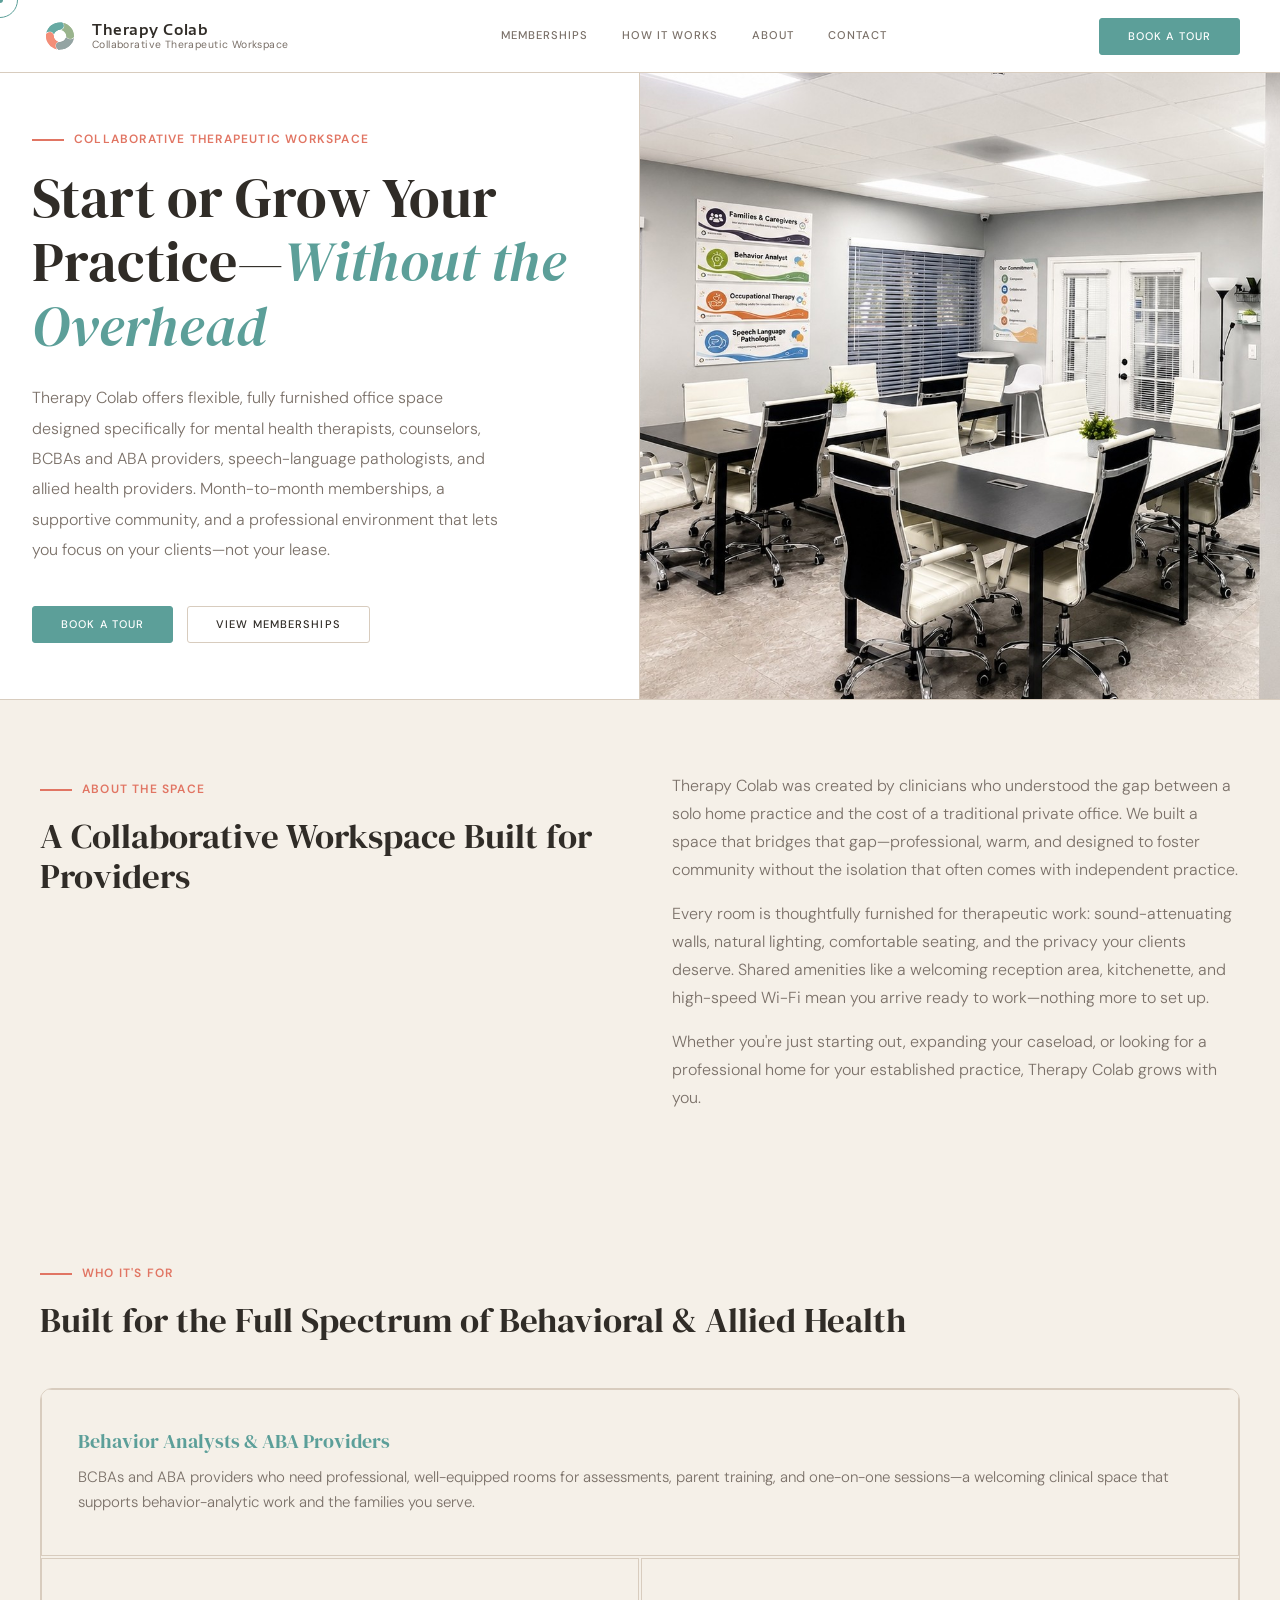
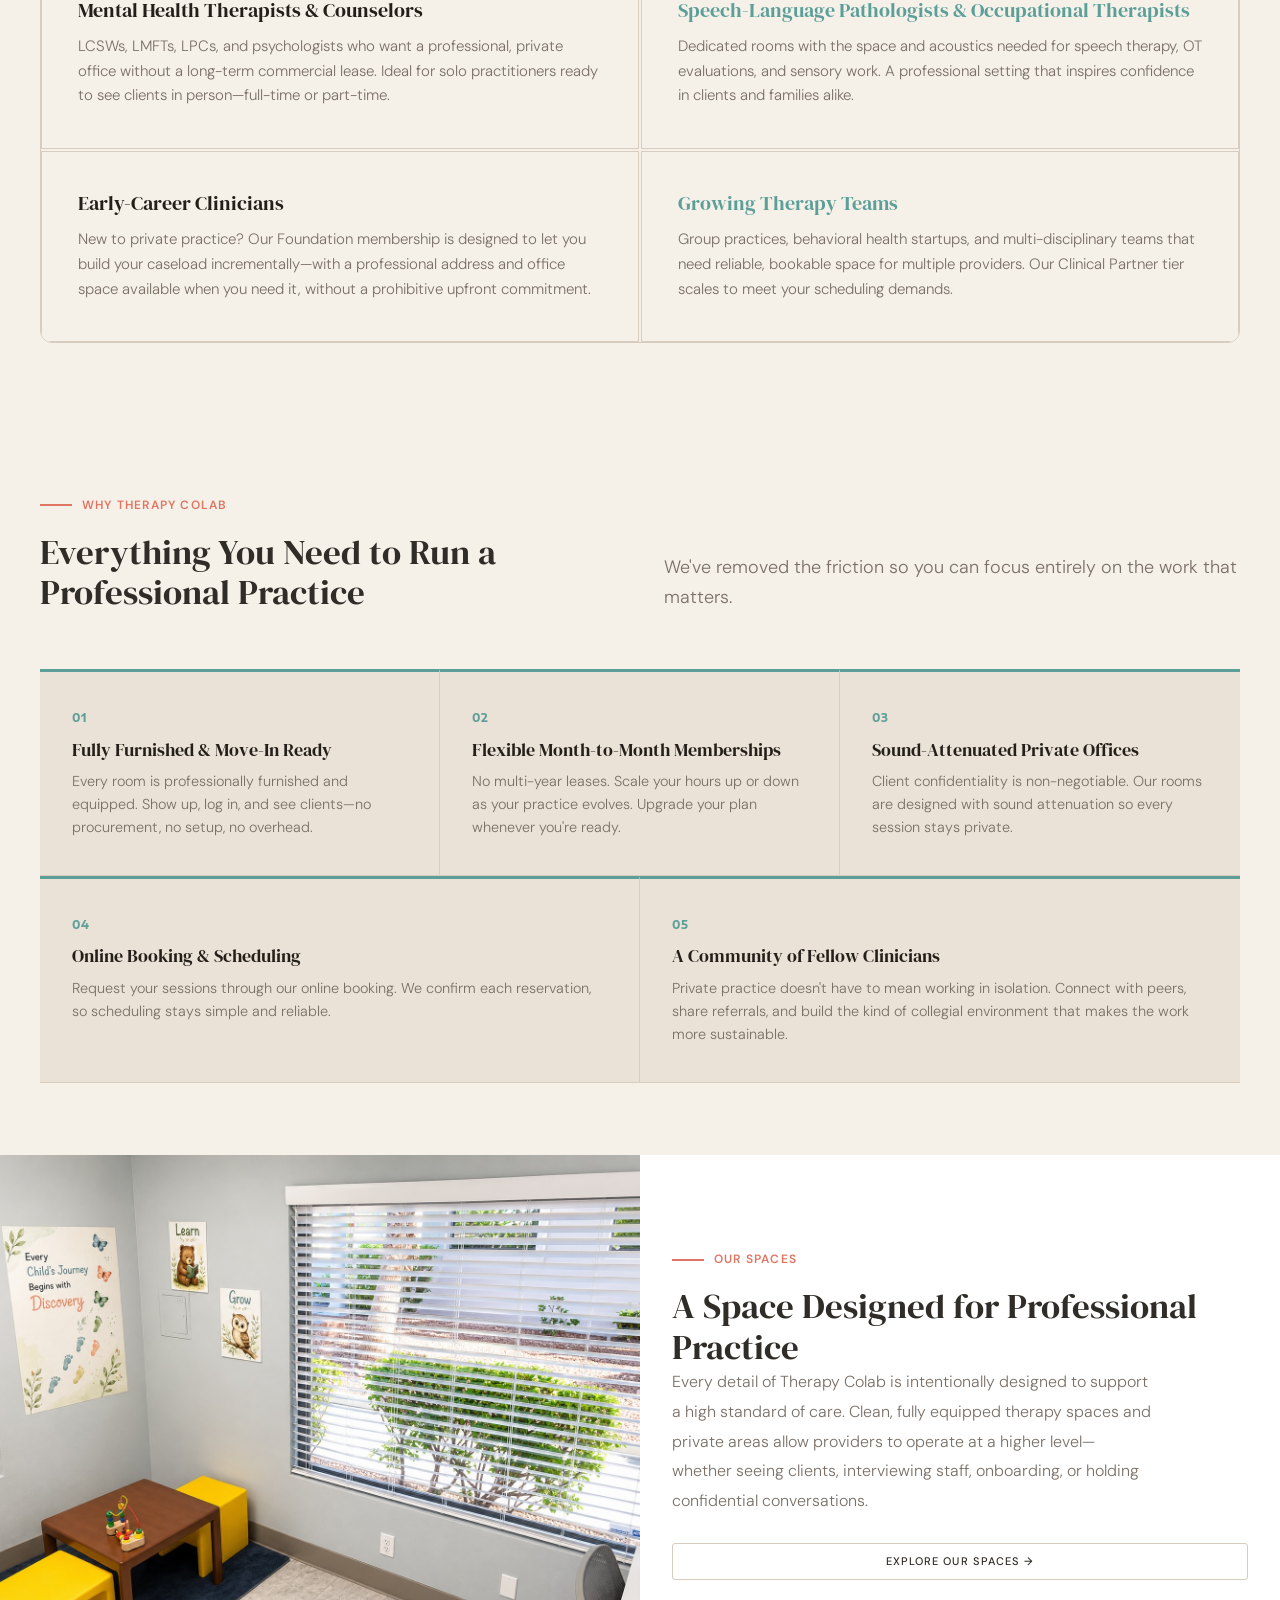
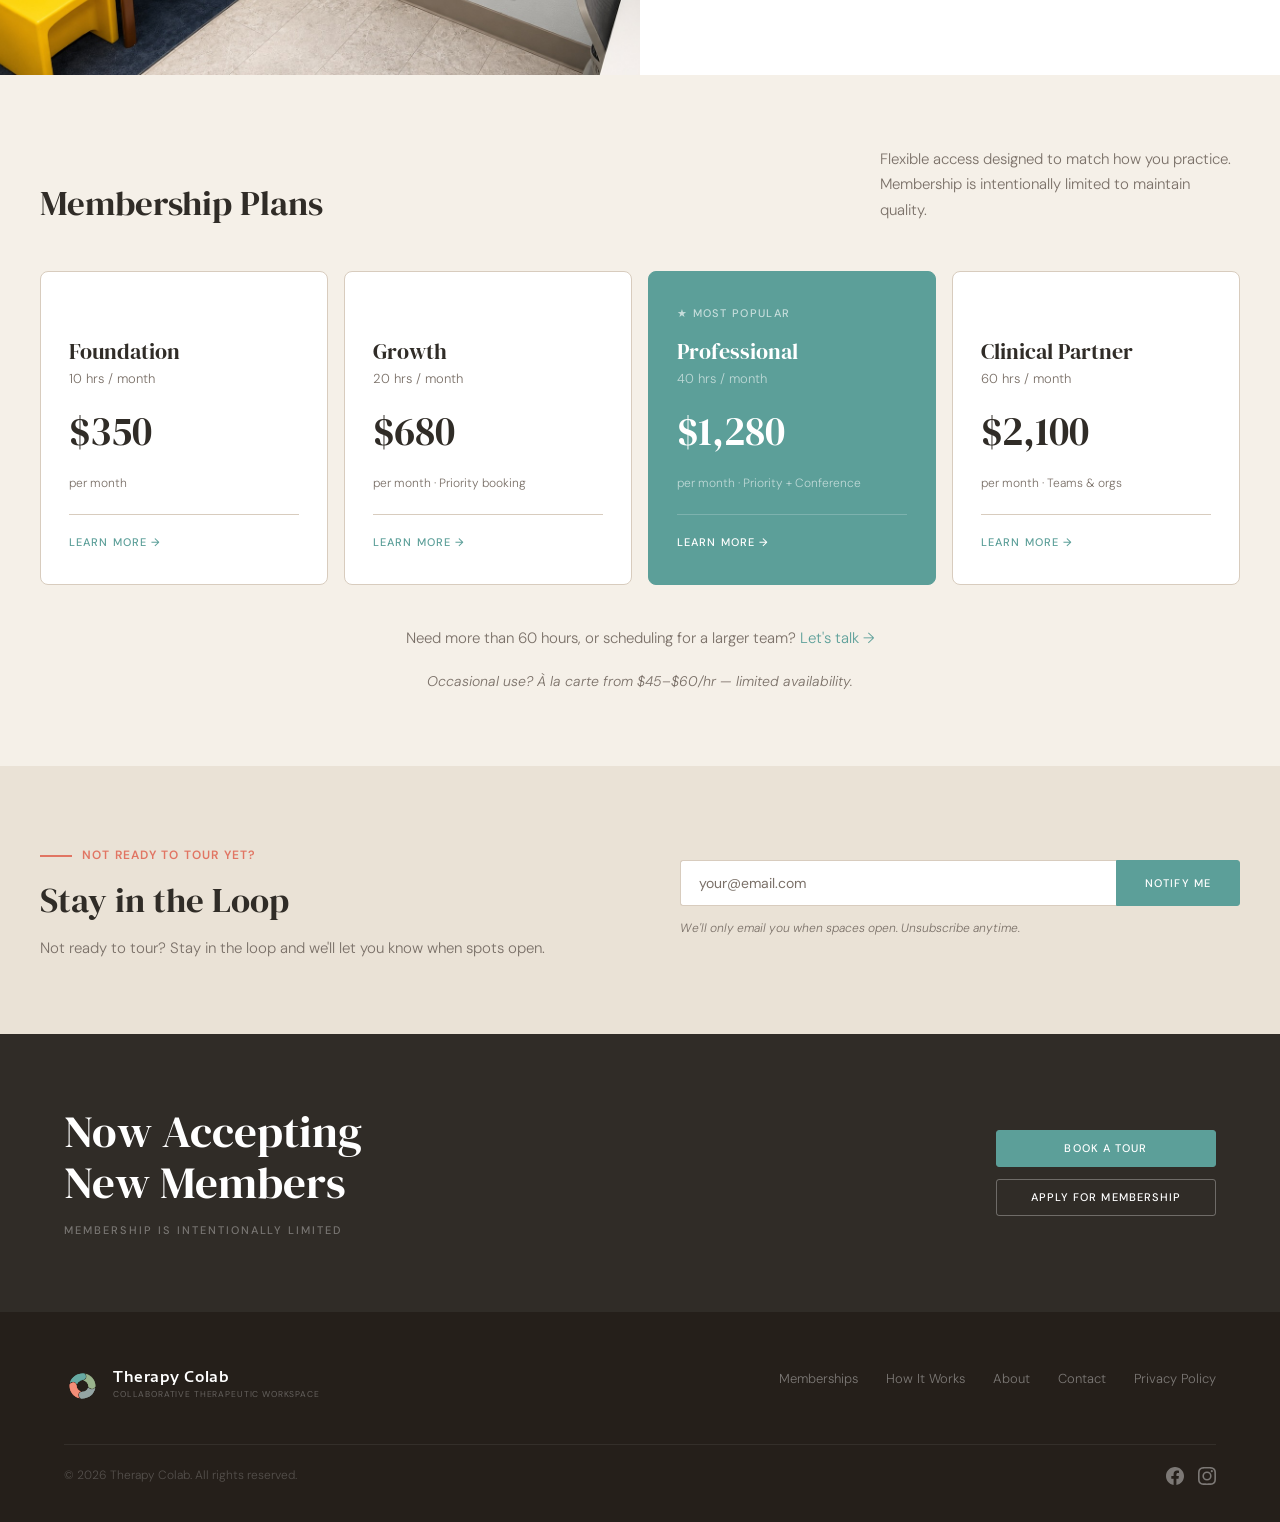
<file: index.html>
<!DOCTYPE html>
<html lang="en">
<head>
  <meta charset="UTF-8" />
  <meta name="viewport" content="width=device-width, initial-scale=1.0" />
  <title>Home — Therapy Colab</title>
  <meta name="description" content="Therapy Colab is a collaborative therapeutic workspace for independent providers and growing teams. Flexible memberships starting at $350/mo." />

  <!-- Favicon -->
  <link rel="icon" type="image/svg+xml" href="assets/logo-icon.svg" />
  <link rel="shortcut icon" href="assets/logo-icon.svg" />

  <link rel="stylesheet" href="styles.css" />

  <!-- Preconnect for Google Fonts (loaded via CSS @import) -->
  <link rel="preconnect" href="https://fonts.googleapis.com" />
  <link rel="preconnect" href="https://fonts.gstatic.com" crossorigin />
</head>
<body>

<!-- ============================================================
     SHARED NAV
     ============================================================ -->
<!-- Custom cursor -->
<div id="cursor-ring"></div>
<div id="cursor-dot"></div>

<header class="wf-nav" role="banner">
  <div class="wf-nav__inner">

    <!-- Brand / Logo -->
    <a href="index.html" class="wf-nav__brand" aria-label="Therapy Colab — home">
      <img
        class="wf-nav__logo-icon"
        src="assets/logo-icon.svg"
        alt="Therapy Colab icon"
        width="40"
        height="40"
      />
      <div class="wf-nav__brand-text">
        <span class="wf-nav__wordmark">Therapy Colab</span>
        <span class="wf-nav__tagline">Collaborative Therapeutic Workspace</span>
      </div>
    </a>

    <!-- Desktop nav links -->
    <nav class="wf-nav__links" id="nav-links" aria-label="Primary navigation">
      <a href="memberships.html">Memberships</a>
      <a href="how-it-works.html">How It Works</a>
      <a href="about.html">About</a>
      <a href="contact.html">Contact</a>
      <div class="wf-nav__mobile-cta"><a href="https://app.acuityscheduling.com/schedule.php?owner=39277070&amp;appointmentType=92964245" target="_blank" rel="noopener" class="btn btn-primary" style="display:block;text-align:center;">Book a Tour</a></div>
    </nav>

    <!-- Desktop CTA -->
    <div class="wf-nav__cta">
      <a href="https://app.acuityscheduling.com/schedule.php?owner=39277070&amp;appointmentType=92964245" target="_blank" rel="noopener" class="btn btn-primary">Book a Tour</a>
    </div>

    <!-- Mobile hamburger -->
    <button
      class="wf-nav__hamburger"
      id="nav-toggle"
      aria-label="Toggle navigation"
      aria-expanded="false"
      aria-controls="nav-links"
    >
      <span></span>
      <span></span>
      <span></span>
    </button>

  </div>
</header>

<main>

<!-- ============================================================
     1. HERO
     ============================================================ -->
<section class="hero" aria-labelledby="hero-heading">
  <div class="hero__inner">

    <!-- Left: content -->
    <div class="hero__content">
      <span class="eyebrow">Collaborative Therapeutic Workspace</span>
      <h1 class="hero__title" id="hero-heading">
        Start or Grow Your Practice&mdash;<em>Without the Overhead</em>
      </h1>
      <p class="hero__body">
        Therapy Colab offers flexible, fully furnished office space designed specifically for
        mental health therapists, counselors, BCBAs and ABA providers, speech-language
        pathologists, and allied health providers. Month-to-month memberships, a supportive community, and a professional
        environment that lets you focus on your clients&mdash;not your lease.
      </p>
      <div class="btn-group">
        <a href="https://app.acuityscheduling.com/schedule.php?owner=39277070&amp;appointmentType=92964245" target="_blank" rel="noopener" class="btn btn-primary">Book a Tour</a>
        <a href="memberships.html" class="btn btn-secondary">View Memberships</a>
      </div>
    </div>

    <!-- Right: hero photo -->
    <div class="hero__photo">
      <img src="assets/Forum_Room_hero.jpg" alt="Forum conference and training room at Therapy Colab — modular tables and seating for a group" />
    </div>

  </div>
</section>

<!-- ============================================================
     2. ABOUT
     ============================================================ -->
<section class="section" aria-labelledby="about-heading">
  <div class="section-inner">
    <div class="about__grid">

      <!-- Left: heading -->
      <div class="about__heading">
        <span class="eyebrow">About the Space</span>
        <h2 id="about-heading">A Collaborative Workspace Built for Providers</h2>
      </div>

      <!-- Right: body -->
      <div class="about__body">
        <p>
          Therapy Colab was created by clinicians who understood the gap between a solo home
          practice and the cost of a traditional private office. We built a space that bridges
          that gap&mdash;professional, warm, and designed to foster community without the
          isolation that often comes with independent practice.
        </p>
        <p>
          Every room is thoughtfully furnished for therapeutic work: sound-attenuating walls,
          natural lighting, comfortable seating, and the privacy your clients deserve. Shared
          amenities like a welcoming reception area, kitchenette, and high-speed Wi-Fi mean
          you arrive ready to work&mdash;nothing more to set up.
        </p>
        <p>
          Whether you're just starting out, expanding your caseload, or looking for a
          professional home for your established practice, Therapy Colab grows with you.
        </p>
      </div>

    </div>
  </div>
</section>

<!-- ============================================================
     3. WHO IT'S FOR
     ============================================================ -->
<section class="section" aria-labelledby="who-heading">
  <div class="section-inner">

    <span class="eyebrow">Who It's For</span>
    <h2 id="who-heading">Built for the Full Spectrum of Behavioral &amp; Allied Health</h2>

    <div class="who__grid" role="list">

      <div class="who__item who__item--sage who__item--featured" role="listitem">
        <h3 class="who__item-heading">Behavior Analysts &amp; ABA Providers</h3>
        <p class="who__item-body">
          BCBAs and ABA providers who need professional, well-equipped rooms for
          assessments, parent training, and one-on-one sessions&mdash;a welcoming clinical
          space that supports behavior-analytic work and the families you serve.
        </p>
      </div>

      <div class="who__item" role="listitem">
        <h3 class="who__item-heading">Mental Health Therapists &amp; Counselors</h3>
        <p class="who__item-body">
          LCSWs, LMFTs, LPCs, and psychologists who want a professional, private office
          without a long-term commercial lease. Ideal for solo practitioners ready to see
          clients in person&mdash;full-time or part-time.
        </p>
      </div>

      <div class="who__item who__item--sage" role="listitem">
        <h3 class="who__item-heading">Speech-Language Pathologists &amp; Occupational Therapists</h3>
        <p class="who__item-body">
          Dedicated rooms with the space and acoustics needed for speech therapy, OT
          evaluations, and sensory work. A professional setting that inspires confidence in
          clients and families alike.
        </p>
      </div>

      <div class="who__item" role="listitem">
        <h3 class="who__item-heading">Early-Career Clinicians</h3>
        <p class="who__item-body">
          New to private practice? Our Foundation membership is designed to let you build
          your caseload incrementally&mdash;with a professional address and office space
          available when you need it, without a prohibitive upfront commitment.
        </p>
      </div>

      <div class="who__item who__item--sage" role="listitem">
        <h3 class="who__item-heading">Growing Therapy Teams</h3>
        <p class="who__item-body">
          Group practices, behavioral health startups, and multi-disciplinary teams that
          need reliable, bookable space for multiple providers. Our Clinical Partner tier
          scales to meet your scheduling demands.
        </p>
      </div>

    </div>
  </div>
</section>

<!-- ============================================================
     4. WHY THERAPY COLAB
     ============================================================ -->
<section class="section" aria-labelledby="why-heading">
  <div class="section-inner">

    <div class="why__intro">
      <div>
        <span class="eyebrow">Why Therapy Colab</span>
        <h2 id="why-heading">Everything You Need to Run a Professional Practice</h2>
      </div>
      <p class="lead">
        We've removed the friction so you can focus entirely on the work that matters.
      </p>
    </div>

    <!-- Row 1: 3 items -->
    <div class="why__grid">
      <div class="why__item">
        <p class="why__item-number">01</p>
        <h3 class="why__item-heading">Fully Furnished &amp; Move-In Ready</h3>
        <p class="why__item-body">
          Every room is professionally furnished and equipped. Show up, log in, and see
          clients&mdash;no procurement, no setup, no overhead.
        </p>
      </div>

      <div class="why__item">
        <p class="why__item-number">02</p>
        <h3 class="why__item-heading">Flexible Month-to-Month Memberships</h3>
        <p class="why__item-body">
          No multi-year leases. Scale your hours up or down as your practice evolves.
          Upgrade your plan whenever you're ready.
        </p>
      </div>

      <div class="why__item">
        <p class="why__item-number">03</p>
        <h3 class="why__item-heading">Sound-Attenuated Private Offices</h3>
        <p class="why__item-body">
          Client confidentiality is non-negotiable. Our rooms are designed with sound
          attenuation so every session stays private.
        </p>
      </div>
    </div>

    <!-- Row 2: 2 items -->
    <div class="why__row-2">
      <div class="why__item">
        <p class="why__item-number">04</p>
        <h3 class="why__item-heading">Online Booking &amp; Scheduling</h3>
        <p class="why__item-body">
          Request your sessions through our online booking. We confirm each reservation,
          so scheduling stays simple and reliable.
        </p>
      </div>

      <div class="why__item">
        <p class="why__item-number">05</p>
        <h3 class="why__item-heading">A Community of Fellow Clinicians</h3>
        <p class="why__item-body">
          Private practice doesn't have to mean working in isolation. Connect with peers,
          share referrals, and build the kind of collegial environment that makes the work
          more sustainable.
        </p>
      </div>
    </div>

  </div>
</section>

<!-- ============================================================
     5. FEATURE SPLIT
     ============================================================ -->
<section class="feature" aria-labelledby="feature-heading">

  <!-- Left: Discovery assessment room -->
  <div class="feature__photo">
    <img src="assets/Discovery_Room.jpg" alt="Discovery assessment room at Therapy Colab — a bright, private space with a child-height table and large window" />
  </div>

  <!-- Right: copy -->
  <div class="feature__content">
    <span class="eyebrow">Our Spaces</span>
    <h2 id="feature-heading">A Space Designed for Professional Practice</h2>
    <p class="feature__body">
      Every detail of Therapy Colab is intentionally designed to support a high standard of care. Clean, fully equipped therapy spaces and private areas allow providers to operate at a higher level—whether seeing clients, interviewing staff, onboarding, or holding confidential conversations.
    </p>
    <a href="memberships.html#our-spaces" class="btn btn-secondary">Explore Our Spaces →</a>
  </div>

</section>

<!-- ============================================================
     6. MEMBERSHIP PLANS
     ============================================================ -->
<section class="section" id="memberships" aria-labelledby="memberships-heading">
  <div class="section-inner">

    <div class="memberships__intro">
      <h2 id="memberships-heading">Membership Plans</h2>
      <p>Flexible access designed to match how you practice. Membership is intentionally limited to maintain quality.</p>
    </div>

    <div class="membership-cards" role="list">

      <div class="membership-card" role="listitem">
        <span class="membership-card__popular">&nbsp;</span>
        <h3>Foundation</h3>
        <p class="membership-card__hours">10 hrs / month</p>
        <p class="membership-card__price">$350</p>
        <p class="membership-card__price-unit">per month</p>
        <div class="membership-card__rule"></div>
        <a href="memberships.html" class="membership-card__link">Learn More →</a>
      </div>

      <div class="membership-card" role="listitem">
        <span class="membership-card__popular">&nbsp;</span>
        <h3>Growth</h3>
        <p class="membership-card__hours">20 hrs / month</p>
        <p class="membership-card__price">$680</p>
        <p class="membership-card__price-unit">per month &middot; Priority booking</p>
        <div class="membership-card__rule"></div>
        <a href="memberships.html" class="membership-card__link">Learn More →</a>
      </div>

      <div class="membership-card membership-card--highlight" role="listitem">
        <span class="membership-card__popular">&#9733; Most Popular</span>
        <h3>Professional</h3>
        <p class="membership-card__hours">40 hrs / month</p>
        <p class="membership-card__price">$1,280</p>
        <p class="membership-card__price-unit">per month &middot; Priority + Conference</p>
        <div class="membership-card__rule"></div>
        <a href="memberships.html" class="membership-card__link">Learn More →</a>
      </div>

      <div class="membership-card" role="listitem">
        <span class="membership-card__popular">&nbsp;</span>
        <h3>Clinical Partner</h3>
        <p class="membership-card__hours">60 hrs / month</p>
        <p class="membership-card__price">$2,100</p>
        <p class="membership-card__price-unit">per month &middot; Teams &amp; orgs</p>
        <div class="membership-card__rule"></div>
        <a href="memberships.html" class="membership-card__link">Learn More →</a>
      </div>

    </div>

    <!-- Footnotes -->
    <div class="memberships__footnote">
      <p>
        Need more than 60 hours, or scheduling for a larger team?
        <a href="contact.html">Let's talk &rarr;</a>
      </p>
      <p>
        <em>Occasional use? &Agrave; la carte from $45&ndash;$60/hr &mdash; limited availability.</em>
      </p>
    </div>

  </div>
</section>

<!-- ============================================================
     7. STAY IN THE LOOP (Mailchimp waitlist)
     ============================================================ -->
<section class="section section--surf" id="stay-in-the-loop" aria-labelledby="waitlist-heading">
  <div class="waitlist__inner">

    <div class="waitlist__left">
      <span class="eyebrow">Not Ready to Tour Yet?</span>
      <h2 id="waitlist-heading">Stay in the Loop</h2>
      <p>Not ready to tour? Stay in the loop and we'll let you know when spots open.</p>
    </div>

    <div class="waitlist__right">
      <!-- Mailchimp waitlist (audience: Therapy Colab) — email-only, native styling -->
      <form class="waitlist-form" action="https://autismnevada.us15.list-manage.com/subscribe/post?u=d5837d99549b764d4dc52ed1f&amp;id=becbca6d32&amp;f_id=005a8fe0f0" method="post" id="mc-embedded-subscribe-form" name="mc-embedded-subscribe-form" target="_blank" aria-label="Email waitlist signup">
        <label for="waitlist-email" class="sr-only">Email address</label>
        <input type="email" id="waitlist-email" name="EMAIL" placeholder="your@email.com" required autocomplete="email" />
        <!-- Mailchimp anti-bot honeypot — do not remove -->
        <div aria-hidden="true" style="position:absolute;left:-5000px;"><input type="text" name="b_d5837d99549b764d4dc52ed1f_becbca6d32" tabindex="-1" value="" /></div>
        <button type="submit" name="subscribe" class="btn btn-primary">Notify Me</button>
      </form>
      <p class="waitlist__note">We'll only email you when spaces open. Unsubscribe anytime.</p>
    </div>

  </div>
</section>

<!-- ============================================================
     8. FINAL CTA
     ============================================================ -->
<section class="final-cta" id="book-tour" aria-labelledby="cta-heading">
  <div class="final-cta__inner">
    <div>
      <h2 id="cta-heading">Now Accepting<br>New Members</h2>
      <p class="final-cta__sub">Membership is intentionally limited</p>
    </div>
    <div class="btn-group">
      <a href="https://app.acuityscheduling.com/schedule.php?owner=39277070&amp;appointmentType=92964245" target="_blank" rel="noopener" class="btn btn-primary">Book a Tour</a>
      <a href="contact.html" class="btn btn-white">Apply for Membership</a>
    </div>
  </div>
</section>

</main>

<!-- ============================================================
     SHARED FOOTER
     ============================================================ -->
<footer class="page-footer" role="contentinfo">
  <div class="page-footer__inner">

    <!-- Brand -->
    <a href="index.html" class="page-footer__brand" aria-label="Therapy Colab — home">
      <img class="page-footer__logo-icon" src="assets/logo-icon.svg" alt="Therapy Colab" />
      <div class="page-footer__brand-text">
        <span class="page-footer__wordmark">Therapy Colab</span>
        <span class="page-footer__tagline">Collaborative Therapeutic Workspace</span>
      </div>
    </a>

    <!-- Footer nav -->
    <nav class="page-footer__nav" aria-label="Footer navigation">
      <a href="memberships.html">Memberships</a>
      <a href="how-it-works.html">How It Works</a>
      <a href="about.html">About</a>
      <a href="contact.html">Contact</a>
      <a href="privacy-policy.html">Privacy Policy</a>
    </nav>

  </div>

  <div class="page-footer__rule"></div>

  <div class="page-footer__bottom">
    <p class="page-footer__copy">&copy; <span id="footer-year">2026</span> Therapy Colab. All rights reserved.</p>
    <div class="page-footer__social">
      <a href="https://www.facebook.com/therapycolab" target="_blank" rel="noopener" aria-label="Therapy Colab on Facebook">
        <svg viewBox="0 0 24 24" aria-hidden="true"><path d="M24 12.07C24 5.4 18.63 0 12 0S0 5.4 0 12.07c0 6.03 4.39 11.03 10.13 11.93v-8.44H7.08v-3.49h3.05V9.41c0-3.02 1.79-4.69 4.53-4.69 1.31 0 2.69.24 2.69.24v2.97h-1.52c-1.49 0-1.96.93-1.96 1.89v2.26h3.33l-.53 3.49h-2.8v8.44C19.61 23.1 24 18.1 24 12.07z"/></svg>
      </a>
      <a href="https://www.instagram.com/therapycolab" target="_blank" rel="noopener" aria-label="Therapy Colab on Instagram">
        <svg viewBox="0 0 24 24" aria-hidden="true"><path d="M12 2.16c3.2 0 3.58.01 4.85.07 1.17.05 1.8.25 2.23.41.56.22.96.48 1.38.9.42.42.68.82.9 1.38.16.42.36 1.06.41 2.23.06 1.27.07 1.65.07 4.85s-.01 3.58-.07 4.85c-.05 1.17-.25 1.8-.41 2.23-.22.56-.48.96-.9 1.38-.42.42-.82.68-1.38.9-.42.16-1.06.36-2.23.41-1.27.06-1.65.07-4.85.07s-3.58-.01-4.85-.07c-1.17-.05-1.8-.25-2.23-.41-.56-.22-.96-.48-1.38-.9-.42-.42-.68-.82-.9-1.38-.16-.42-.36-1.06-.41-2.23-.06-1.27-.07-1.65-.07-4.85s.01-3.58.07-4.85c.05-1.17.25-1.8.41-2.23.22-.56.48-.96.9-1.38.42-.42.82-.68 1.38-.9.42-.16 1.06-.36 2.23-.41 1.27-.06 1.65-.07 4.85-.07zM12 0C8.74 0 8.33.01 7.05.07 5.78.13 4.9.33 4.14.63c-.79.31-1.46.72-2.13 1.38C1.35 2.68.94 3.35.63 4.14.33 4.9.13 5.78.07 7.05.01 8.33 0 8.74 0 12s.01 3.67.07 4.95c.06 1.27.26 2.15.56 2.91.31.79.72 1.46 1.38 2.13.67.66 1.34 1.07 2.13 1.38.76.3 1.64.5 2.91.56C8.33 23.99 8.74 24 12 24s3.67-.01 4.95-.07c1.27-.06 2.15-.26 2.91-.56.79-.31 1.46-.72 2.13-1.38.66-.67 1.07-1.34 1.38-2.13.3-.76.5-1.64.56-2.91.06-1.28.07-1.69.07-4.95s-.01-3.67-.07-4.95c-.06-1.27-.26-2.15-.56-2.91-.31-.79-.72-1.46-1.38-2.13-.67-.66-1.34-1.07-2.13-1.38-.76-.3-1.64-.5-2.91-.56C15.67.01 15.26 0 12 0z"/><path d="M12 5.84A6.16 6.16 0 1 0 18.16 12 6.16 6.16 0 0 0 12 5.84zM12 16a4 4 0 1 1 4-4 4 4 0 0 1-4 4z"/><circle cx="18.41" cy="5.59" r="1.44"/></svg>
      </a>
    </div>
  </div>
</footer>

<script>
  // ── Footer year ──
  var fy = document.getElementById('footer-year');
  if (fy) fy.textContent = new Date().getFullYear();

  // ── Hamburger ──
  var toggle = document.getElementById('nav-toggle');
  var links  = document.getElementById('nav-links');
  if (toggle && links) {
    toggle.addEventListener('click', function() {
      var open = links.classList.toggle('open');
      toggle.setAttribute('aria-expanded', open ? 'true' : 'false');
    });
    document.addEventListener('click', function(e) {
      if (!toggle.contains(e.target) && !links.contains(e.target)) {
        links.classList.remove('open');
        toggle.setAttribute('aria-expanded', 'false');
      }
    });
  }

  // ── Custom cursor ──
  var ring = document.getElementById('cursor-ring');
  var dot  = document.getElementById('cursor-dot');
  if (ring && dot) {
    var mx = 0, my = 0, rx = 0, ry = 0;
    document.addEventListener('mousemove', function(e) {
      mx = e.clientX; my = e.clientY;
      dot.style.left = mx + 'px'; dot.style.top = my + 'px';
    });
    (function tick() {
      rx += (mx - rx) * 0.14; ry += (my - ry) * 0.14;
      ring.style.left = rx + 'px'; ring.style.top = ry + 'px';
      requestAnimationFrame(tick);
    })();
    document.querySelectorAll('a, button, .membership-card').forEach(function(el) {
      el.addEventListener('mouseenter', function() { document.body.classList.add('hovering'); });
      el.addEventListener('mouseleave', function() { document.body.classList.remove('hovering'); });
    });
    document.addEventListener('mousedown', function() { document.body.classList.add('clicking'); });
    document.addEventListener('mouseup',   function() { document.body.classList.remove('clicking'); });
  }
</script>

</body>
</html>
</file>
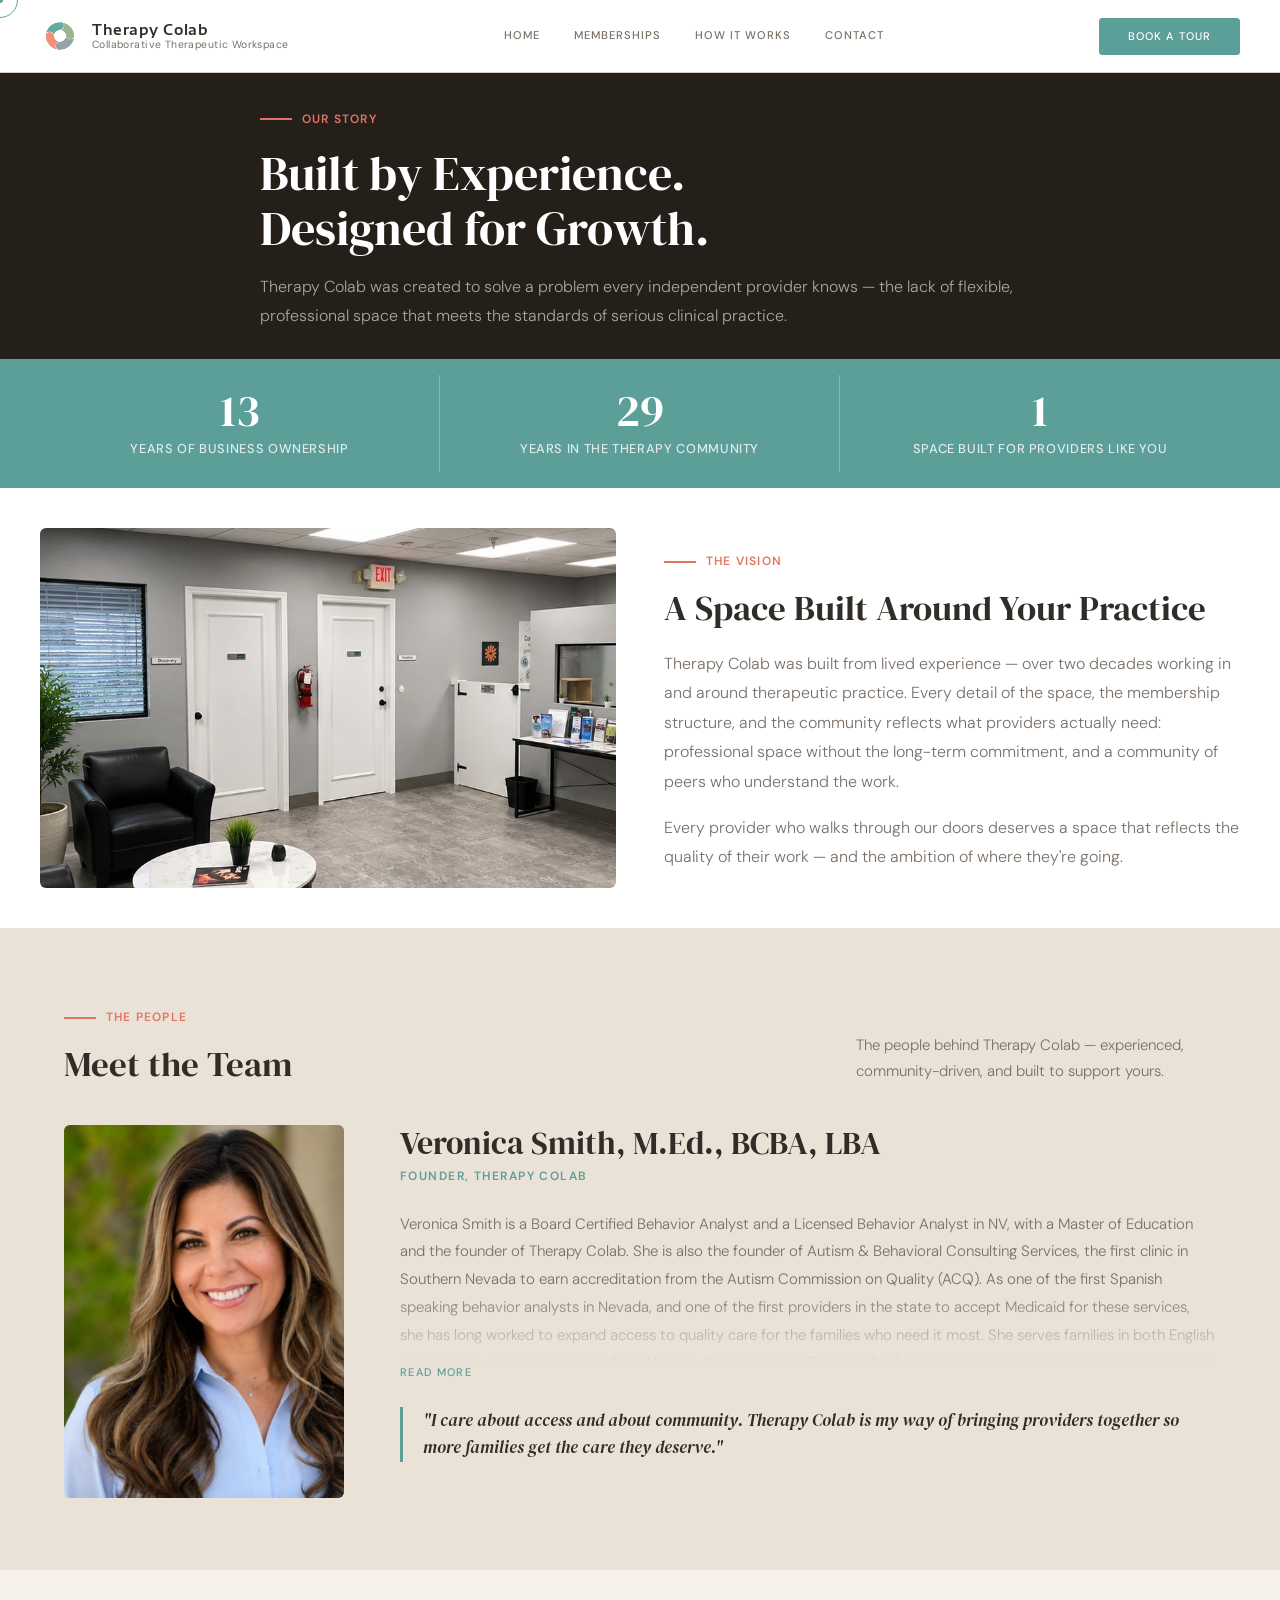
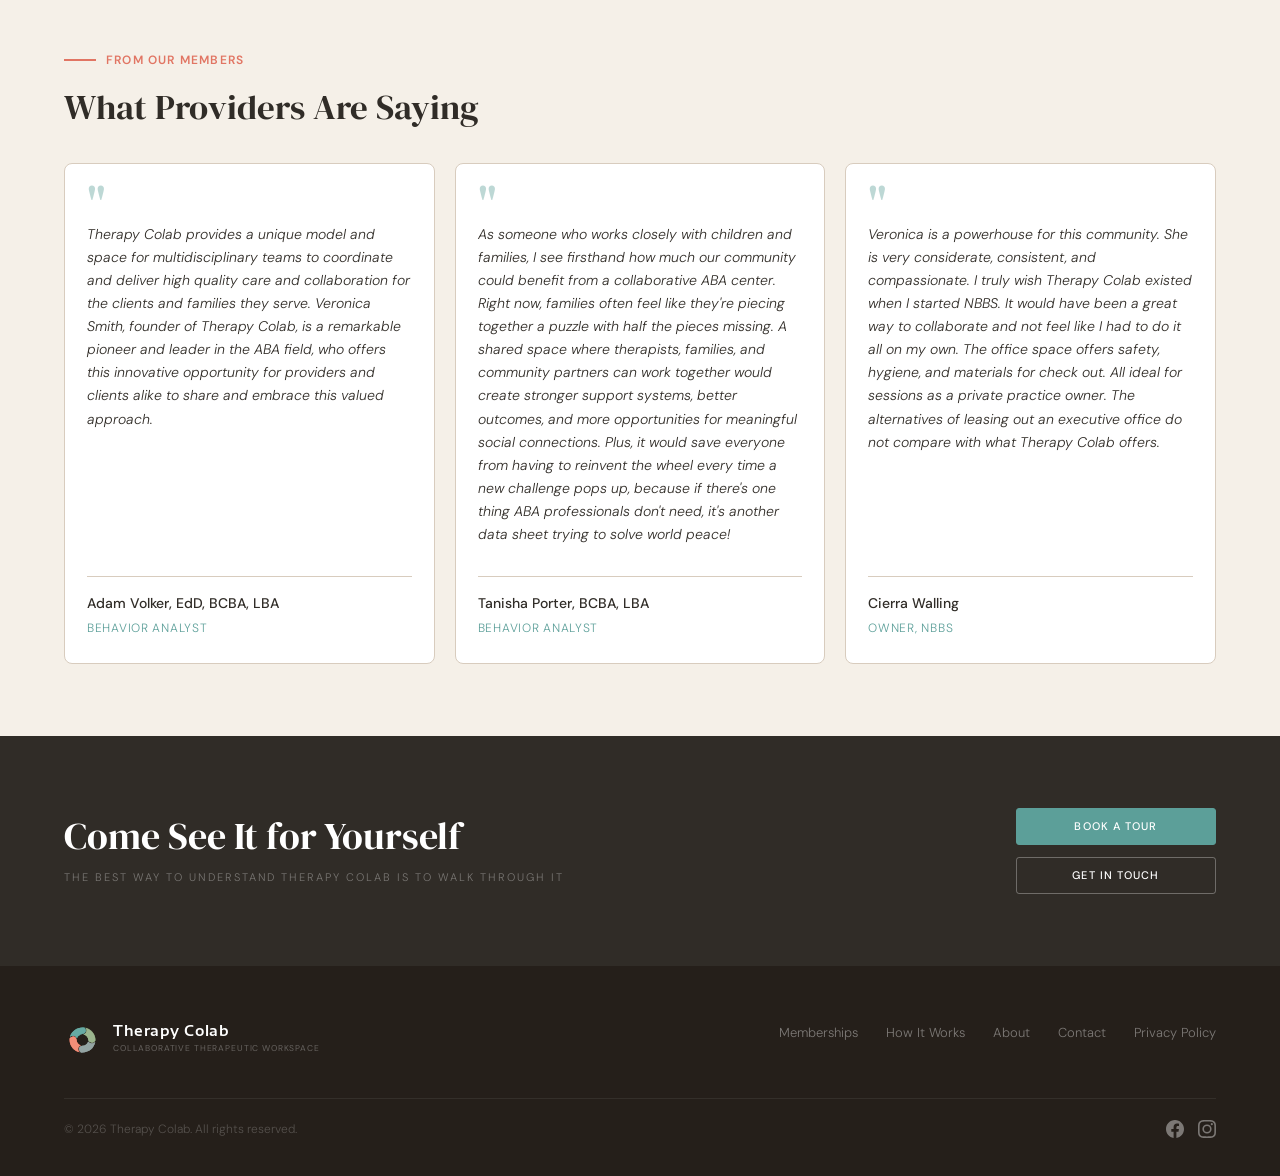
<file: about.html>
<!DOCTYPE html>
<html lang="en">
<head>
  <meta charset="UTF-8" />
  <meta name="viewport" content="width=device-width, initial-scale=1.0" />
  <title>About — Therapy Colab</title>
  <meta name="description" content="Learn the story behind Therapy Colab — built from over two decades of experience in the therapy community to give independent providers the professional space they deserve." />

  <!-- Favicon -->
  <link rel="icon" type="image/svg+xml" href="assets/logo-icon.svg" />
  <link rel="shortcut icon" href="assets/logo-icon.svg" />

  <link rel="stylesheet" href="styles.css" />
  <link rel="preconnect" href="https://fonts.googleapis.com" />
  <link rel="preconnect" href="https://fonts.gstatic.com" crossorigin />

  <style>

    /* ── HERO ── */
    .about-hero {
      background: var(--dark);
      padding: 28px 24px;
    }
    .about-hero__inner { max-width: 760px; margin: 0 auto; }
    .about-hero .eyebrow { color: var(--orange); }
    .about-hero h1 { color: var(--white); margin-bottom: 16px; }
    .about-hero__body {
      font-size: 1rem; font-weight: 300;
      color: rgba(255,255,255,0.6);
      line-height: 1.85; margin: 0;
    }

    /* ── STATS BAR ── */
    .stats-bar { background: var(--sage); padding: 16px 24px; }
    .stats-bar__inner {
      max-width: var(--max-w); margin: 0 auto;
      display: grid; grid-template-columns: repeat(3,1fr); gap: 0;
    }
    .stat {
      text-align: center; padding: 14px 32px;
      border-right: 1px solid rgba(255,255,255,0.25);
    }
    .stat:last-child { border-right: none; }
    .stat__number {
      font-family: var(--font-serif);
      font-size: clamp(2rem,3.5vw,2.8rem);
      color: var(--white); line-height: 1; margin-bottom: 6px;
    }
    .stat__label {
      font-size: 0.8rem; font-weight: 500;
      letter-spacing: 0.05em; text-transform: uppercase;
      color: rgba(255,255,255,0.8); line-height: 1.4;
    }

    /* ── STORY ── */
    .story-grid {
      display: grid; grid-template-columns: 1fr 1fr;
      gap: 48px; align-items: center;
    }
    .story-photo {
      position: relative;
      border-radius: var(--radius);
      aspect-ratio: 16/10;
      overflow: hidden;
      background: var(--surf);
      display: flex; align-items: center; justify-content: center;
    }
    .story-photo img {
      width: 100%; height: 100%; object-fit: cover; display: block;
    }
    .story-content p { color: var(--muted); line-height: 1.85; font-weight: 300; }
    .story-content h2 { margin-bottom: 20px; }

    /* ── MEET THE TEAM CAROUSEL ── */
    .team { background: var(--surf); }
    .team__header {
      max-width: var(--max-w); margin: 0 auto;
      padding: var(--section-py) 24px 0;
      display: flex; align-items: flex-end;
      justify-content: space-between; flex-wrap: wrap; gap: 16px;
      padding-bottom: 40px;
    }
    .team__header h2 { margin: 0; }
    .team__header p { font-size: 0.9375rem; color: var(--muted); margin: 0; max-width: 360px; }

    .team__carousel {
      max-width: var(--max-w); margin: 0 auto;
      padding: 0 24px var(--section-py);
      position: relative;
    }

    .team__slide { display: none; }
    .team__slide.active { display: grid; grid-template-columns: 280px 1fr; gap: 56px; align-items: start; }

    .team__photo-wrap {
      position: relative;
      border-radius: var(--radius);
      overflow: hidden;
      aspect-ratio: 3/4;
      background: var(--border);
      flex-shrink: 0;
    }
    .team__photo-wrap img { width: 100%; height: 100%; object-fit: cover; object-position: top; display: block; }
    .team__photo-tag {
      position: absolute; bottom: 8px; left: 50%;
      transform: translateX(-50%);
      font-size: 0.55rem; letter-spacing: 0.08em; text-transform: uppercase;
      color: rgba(255,255,255,0.8);
      background: rgba(37,31,26,0.5); padding: 3px 10px;
      border-radius: 20px; white-space: nowrap;
    }

    .team__info { display: flex; flex-direction: column; justify-content: center; }
    .team__name {
      font-family: var(--font-serif);
      font-size: clamp(1.6rem, 2.5vw, 2.2rem);
      color: var(--text); margin-bottom: 4px;
    }
    .team__title {
      font-size: 0.75rem; font-weight: 600;
      letter-spacing: 0.12em; text-transform: uppercase;
      color: var(--sage); margin-bottom: 24px;
    }
    .team__bio {
      font-size: 0.9375rem; color: var(--muted);
      line-height: 1.85; font-weight: 300; margin-bottom: 28px;
    }
    /* Collapsible founder bio — progressive enhancement: full bio shows by
       default; JS adds .is-collapsed to keep the card compact, toggled by "Read more". */
    .team__bio-wrap {
      position: relative;
      transition: max-height 0.5s ease;
    }
    .team__bio-wrap.is-collapsed {
      max-height: 9.5em;
      overflow: hidden;
    }
    .team__bio-wrap.is-collapsed::after {
      content: '';
      position: absolute; left: 0; right: 0; bottom: 0;
      height: 4.5em; pointer-events: none;
      background: linear-gradient(to bottom, rgba(234,226,214,0), var(--surf));
    }
    .team__bio-toggle {
      align-self: flex-start;
      margin: 2px 0 28px; padding: 0;
      background: none; border: none; cursor: pointer;
      font-family: var(--font-sans);
      font-size: 0.6875rem; font-weight: 500;
      letter-spacing: 0.12em; text-transform: uppercase;
      color: var(--sage);
      transition: color var(--transition);
    }
    .team__bio-toggle:hover { color: var(--sage-dk); }
    .team__quote {
      border-left: 3px solid var(--sage);
      padding-left: 20px; margin-bottom: 28px;
    }
    .team__quote p {
      font-family: var(--font-serif);
      font-style: italic;
      font-size: 1.05rem; color: var(--text);
      line-height: 1.65; margin: 0;
    }


    /* ── TESTIMONIALS ── */
    .testimonials { background: var(--bg); }
    .testimonials__inner {
      max-width: var(--max-w); margin: 0 auto;
      padding: var(--section-py) 24px;
    }
    .testimonials__header { margin-bottom: 36px; }
    .testimonials__header h2 { margin-bottom: 8px; }
    .testimonials__grid {
      display: grid; grid-template-columns: repeat(3,1fr); gap: 20px;
    }
    .testimonial-card {
      background: var(--white);
      border: 1px solid var(--border);
      border-radius: 8px;
      padding: 24px 22px;
      display: flex; flex-direction: column; gap: 14px;
      transition: box-shadow var(--transition);
    }
    .testimonial-card:hover { box-shadow: var(--shadow-lg); }
    .testimonial-card__quote-mark {
      font-family: var(--font-serif);
      font-size: 2.75rem; color: var(--sage);
      line-height: 0.7; opacity: 0.4;
      margin-bottom: -10px;
    }
    .testimonial-card__text {
      font-size: 0.875rem; color: var(--text);
      line-height: 1.65; font-style: italic;
      font-weight: 300; flex: 1;
    }
    .testimonial-card__divider {
      height: 1px; background: var(--border);
    }
    .testimonial-card__name {
      font-size: 0.875rem; font-weight: 500; color: var(--text);
      margin-bottom: 2px;
    }
    .testimonial-card__credential {
      font-size: 0.75rem; color: var(--sage);
      letter-spacing: 0.06em; text-transform: uppercase;
    }

    /* ── CTA ── */
    .about-cta {
      padding: var(--section-py) 5%;
      background: #302C27;
    }
    .about-cta__inner {
      max-width: var(--max-w); margin: 0 auto;
      display: grid; grid-template-columns: 1fr auto;
      gap: 60px; align-items: center;
    }
    .about-cta h2 { color: var(--white); margin-bottom: 10px; font-size: clamp(1.8rem,3vw,2.6rem); }
    .about-cta__sub {
      font-size: 0.6875rem; letter-spacing: 0.18em;
      text-transform: uppercase; color: rgba(255,255,255,0.35);
    }
    .about-cta .btn-group { flex-direction: column; min-width: 200px; gap: 12px; }
    .about-cta .btn { width: 100%; text-align: center; }

    /* ── RESPONSIVE ── */
    @media (max-width: 900px) {
      .stats-bar__inner { grid-template-columns: repeat(3,1fr); }
      .story-grid { grid-template-columns: 1fr; gap: 40px; }
      .team__slide.active { grid-template-columns: 1fr; gap: 32px; }
      .team__photo-wrap { max-width: 280px; }
      .testimonials__grid { grid-template-columns: 1fr 1fr; }
      .about-cta__inner { grid-template-columns: 1fr; gap: 32px; }
      .about-cta .btn-group { min-width: unset; flex-direction: row; flex-wrap: wrap; }
    }
    @media (max-width: 600px) {
      .stats-bar__inner { grid-template-columns: 1fr; }
      .stat { border-right: none; border-bottom: 1px solid rgba(255,255,255,0.25); padding: 28px 24px; }
      .stat:last-child { border-bottom: none; }
      .testimonials__grid { grid-template-columns: 1fr; }
    }
  </style>
</head>
<body>

<!-- Custom cursor -->
<div id="cursor-ring"></div>
<div id="cursor-dot"></div>

<!-- ── NAV ───────────────────────────────────────────────── -->
<header class="wf-nav" role="banner">
  <div class="wf-nav__inner">
    <a href="index.html" class="wf-nav__brand" aria-label="Therapy Colab — home">
      <img class="wf-nav__logo-icon" src="assets/logo-icon.svg" alt="Therapy Colab icon" width="40" height="40" />
      <div class="wf-nav__brand-text">
        <span class="wf-nav__wordmark">Therapy Colab</span>
        <span class="wf-nav__tagline">Collaborative Therapeutic Workspace</span>
      </div>
    </a>
    <nav class="wf-nav__links" id="nav-links" aria-label="Primary navigation">
      <a href="index.html">Home</a>
      <a href="memberships.html">Memberships</a>
      <a href="how-it-works.html">How It Works</a>
      <a href="contact.html">Contact</a>
      <div class="wf-nav__mobile-cta"><a href="https://app.acuityscheduling.com/schedule.php?owner=39277070&amp;appointmentType=92964245" target="_blank" rel="noopener" class="btn btn-primary" style="display:block;text-align:center;">Book a Tour</a></div>
    </nav>
    <div class="wf-nav__cta">
      <a href="https://app.acuityscheduling.com/schedule.php?owner=39277070&amp;appointmentType=92964245" target="_blank" rel="noopener" class="btn btn-primary">Book a Tour</a>
    </div>
    <button class="wf-nav__hamburger" id="nav-toggle" aria-label="Toggle navigation" aria-expanded="false" aria-controls="nav-links">
      <span></span><span></span><span></span>
    </button>
  </div>
</header>

<main>

<!-- ── 1. HERO ────────────────────────────────────────────── -->
<section class="about-hero" aria-labelledby="about-heading">
  <div class="about-hero__inner">
    <span class="eyebrow">Our Story</span>
    <h1 id="about-heading">Built by Experience.<br>Designed for Growth.</h1>
    <p class="about-hero__body">Therapy Colab was created to solve a problem every independent provider knows — the lack of flexible, professional space that meets the standards of serious clinical practice.</p>
  </div>
</section>

<!-- ── 2. STATS BAR ───────────────────────────────────────── -->
<div class="stats-bar" role="region" aria-label="At a glance">
  <div class="stats-bar__inner">
    <div class="stat">
      <p class="stat__number">13</p>
      <p class="stat__label">Years of Business Ownership</p>
    </div>
    <div class="stat">
      <p class="stat__number">29</p>
      <p class="stat__label">Years in the Therapy Community</p>
    </div>
    <div class="stat">
      <p class="stat__number">1</p>
      <p class="stat__label">Space Built for Providers Like You</p>
    </div>
  </div>
</div>

<!-- ── 3. STORY ───────────────────────────────────────────── -->
<section class="section" style="background:var(--white);padding-top:40px;padding-bottom:40px;" aria-labelledby="story-heading">
  <div class="section-inner">
    <div class="story-grid">

      <div class="story-photo">
        <img src="assets/Lobby_Reception_web.jpg" alt="Therapy Colab reception — a welcoming waiting area with seating and natural light" />
      </div>

      <div class="story-content">
        <span class="eyebrow">The Vision</span>
        <h2 id="story-heading">A Space Built Around Your Practice</h2>
        <p>Therapy Colab was built from lived experience — over two decades working in and around therapeutic practice. Every detail of the space, the membership structure, and the community reflects what providers actually need: professional space without the long-term commitment, and a community of peers who understand the work.</p>
        <p style="margin-top:16px;">Every provider who walks through our doors deserves a space that reflects the quality of their work — and the ambition of where they're going.</p>
      </div>

    </div>
  </div>
</section>

<!-- ── 4. MEET THE TEAM ───────────────────────────────────── -->
<section class="team" aria-labelledby="team-heading">

  <div class="team__header">
    <div>
      <span class="eyebrow">The People</span>
      <h2 id="team-heading">Meet the Team</h2>
    </div>
    <p>The people behind Therapy Colab — experienced, community-driven, and built to support yours.</p>
  </div>

  <div class="team__carousel">

    <!-- Slide 1: Veronica -->
    <div class="team__slide active" data-slide="0">
      <div class="team__photo-wrap">
        <img src="assets/vsmith-headshot.png" alt="Veronica Smith, Founder of Therapy Colab" />
      </div>
      <div class="team__info">
        <h3 class="team__name">Veronica Smith, M.Ed., BCBA, LBA</h3>
        <p class="team__title">Founder, Therapy Colab</p>
        <div class="team__bio-wrap" id="bio-veronica">
        <p class="team__bio">Veronica Smith is a Board Certified Behavior Analyst and a Licensed Behavior Analyst in NV, with a Master of Education and the founder of Therapy Colab. She is also the founder of Autism &amp; Behavioral Consulting Services, the first clinic in Southern Nevada to earn accreditation from the Autism Commission on Quality (ACQ). As one of the first Spanish speaking behavior analysts in Nevada, and one of the first providers in the state to accept Medicaid for these services, she has long worked to expand access to quality care for the families who need it most. She serves families in both English and Spanish, and is a member of the Nevada Association for Behavior Analysis, where she has held a board leadership role, and of the Council of Autism Service Providers (CASP), among other professional organizations dedicated to advancing the field.</p>
        <p class="team__bio">Veronica's career began nearly three decades ago in a military child care program serving children of all abilities, where she worked alongside therapeutic teams, an experience that shaped her belief in collaborative care long before she became a behavior analyst. Veronica has called Las Vegas home since 2000, when her husband's Air Force career brought the family to Nellis Air Force Base following a three year tour in Aviano, Italy. Over 29 years in the therapy community and 13 years as a business owner, she has seen firsthand how hard it can be for independent clinicians to find professional space that fits the way they actually work. She built her own practice from the ground up, and she created Therapy Colab to give other providers the warm, fully equipped, flexible environment she wished existed when she was starting out.</p>
        <p class="team__bio">Her vision is simple: remove the overhead, the long leases, and the isolation, so therapists, behavior analysts, and allied health providers can focus on what matters most, their clients. An active member of the Latin Chamber of Commerce and a proud mother of two daughters and grandmother to one grandson, Veronica is deeply rooted in the Las Vegas community. Therapy Colab brings together everything she values as a clinician and an owner: professionalism, community, and room to grow.</p>
        </div>
        <button type="button" class="team__bio-toggle" aria-expanded="false" aria-controls="bio-veronica" hidden>Read more</button>
        <blockquote class="team__quote">
          <p>"I care about access and about community. Therapy Colab is my way of bringing providers together so more families get the care they deserve."</p>
        </blockquote>
      </div>
    </div>

  </div>
</section>

<!-- ── 5. TESTIMONIALS ────────────────────────────────────── -->
<section class="testimonials" aria-labelledby="testimonials-heading">
  <div class="testimonials__inner">

    <div class="testimonials__header">
      <span class="eyebrow">From Our Members</span>
      <h2 id="testimonials-heading">What Providers Are Saying</h2>
    </div>

    <div class="testimonials__grid">

      <div class="testimonial-card">
        <div class="testimonial-card__quote-mark">"</div>
        <p class="testimonial-card__text">Therapy Colab provides a unique model and space for multidisciplinary teams to coordinate and deliver high quality care and collaboration for the clients and families they serve. Veronica Smith, founder of Therapy Colab, is a remarkable pioneer and leader in the ABA field, who offers this innovative opportunity for providers and clients alike to share and embrace this valued approach.</p>
        <div class="testimonial-card__divider"></div>
        <div>
          <p class="testimonial-card__name">Adam Volker, EdD, BCBA, LBA</p>
          <p class="testimonial-card__credential">Behavior Analyst</p>
        </div>
      </div>

      <div class="testimonial-card">
        <div class="testimonial-card__quote-mark">"</div>
        <p class="testimonial-card__text">As someone who works closely with children and families, I see firsthand how much our community could benefit from a collaborative ABA center. Right now, families often feel like they're piecing together a puzzle with half the pieces missing. A shared space where therapists, families, and community partners can work together would create stronger support systems, better outcomes, and more opportunities for meaningful social connections. Plus, it would save everyone from having to reinvent the wheel every time a new challenge pops up, because if there's one thing ABA professionals don't need, it's another data sheet trying to solve world peace!</p>
        <div class="testimonial-card__divider"></div>
        <div>
          <p class="testimonial-card__name">Tanisha Porter, BCBA, LBA</p>
          <p class="testimonial-card__credential">Behavior Analyst</p>
        </div>
      </div>

      <div class="testimonial-card">
        <div class="testimonial-card__quote-mark">"</div>
        <p class="testimonial-card__text">Veronica is a powerhouse for this community. She is very considerate, consistent, and compassionate. I truly wish Therapy Colab existed when I started NBBS. It would have been a great way to collaborate and not feel like I had to do it all on my own. The office space offers safety, hygiene, and materials for check out. All ideal for sessions as a private practice owner. The alternatives of leasing out an executive office do not compare with what Therapy Colab offers.</p>
        <div class="testimonial-card__divider"></div>
        <div>
          <p class="testimonial-card__name">Cierra Walling</p>
          <p class="testimonial-card__credential">Owner, NBBS</p>
        </div>
      </div>

    </div>
  </div>
</section>

<!-- ── 6. CTA ─────────────────────────────────────────────── -->
<section class="about-cta" id="book-tour" aria-labelledby="about-cta-heading">
  <div class="about-cta__inner">
    <div>
      <h2 id="about-cta-heading">Come See It for Yourself</h2>
      <p class="about-cta__sub">The best way to understand Therapy Colab is to walk through it</p>
    </div>
    <div class="btn-group">
      <a href="https://app.acuityscheduling.com/schedule.php?owner=39277070&amp;appointmentType=92964245" target="_blank" rel="noopener" class="btn btn-primary">Book a Tour</a>
      <a href="contact.html" class="btn btn-white">Get in Touch</a>
    </div>
  </div>
</section>

</main>

<!-- ── FOOTER ─────────────────────────────────────────────── -->
<footer class="page-footer" role="contentinfo">
  <div class="page-footer__inner">
    <a href="index.html" class="page-footer__brand" aria-label="Therapy Colab — home">
      <img class="page-footer__logo-icon" src="assets/logo-icon.svg" alt="Therapy Colab" />
      <div class="page-footer__brand-text">
        <span class="page-footer__wordmark">Therapy Colab</span>
        <span class="page-footer__tagline">Collaborative Therapeutic Workspace</span>
      </div>
    </a>
    <nav class="page-footer__nav" aria-label="Footer navigation">
      <a href="memberships.html">Memberships</a>
      <a href="how-it-works.html">How It Works</a>
      <a href="about.html">About</a>
      <a href="contact.html">Contact</a>
      <a href="privacy-policy.html">Privacy Policy</a>
    </nav>
  </div>
  <div class="page-footer__rule"></div>
  <div class="page-footer__bottom">
    <p class="page-footer__copy">&copy; <span id="footer-year">2026</span> Therapy Colab. All rights reserved.</p>
    <div class="page-footer__social">
      <a href="https://www.facebook.com/therapycolab" target="_blank" rel="noopener" aria-label="Therapy Colab on Facebook">
        <svg viewBox="0 0 24 24" aria-hidden="true"><path d="M24 12.07C24 5.4 18.63 0 12 0S0 5.4 0 12.07c0 6.03 4.39 11.03 10.13 11.93v-8.44H7.08v-3.49h3.05V9.41c0-3.02 1.79-4.69 4.53-4.69 1.31 0 2.69.24 2.69.24v2.97h-1.52c-1.49 0-1.96.93-1.96 1.89v2.26h3.33l-.53 3.49h-2.8v8.44C19.61 23.1 24 18.1 24 12.07z"/></svg>
      </a>
      <a href="https://www.instagram.com/therapycolab" target="_blank" rel="noopener" aria-label="Therapy Colab on Instagram">
        <svg viewBox="0 0 24 24" aria-hidden="true"><path d="M12 2.16c3.2 0 3.58.01 4.85.07 1.17.05 1.8.25 2.23.41.56.22.96.48 1.38.9.42.42.68.82.9 1.38.16.42.36 1.06.41 2.23.06 1.27.07 1.65.07 4.85s-.01 3.58-.07 4.85c-.05 1.17-.25 1.8-.41 2.23-.22.56-.48.96-.9 1.38-.42.42-.82.68-1.38.9-.42.16-1.06.36-2.23.41-1.27.06-1.65.07-4.85.07s-3.58-.01-4.85-.07c-1.17-.05-1.8-.25-2.23-.41-.56-.22-.96-.48-1.38-.9-.42-.42-.68-.82-.9-1.38-.16-.42-.36-1.06-.41-2.23-.06-1.27-.07-1.65-.07-4.85s.01-3.58.07-4.85c.05-1.17.25-1.8.41-2.23.22-.56.48-.96.9-1.38.42-.42.82-.68 1.38-.9.42-.16 1.06-.36 2.23-.41 1.27-.06 1.65-.07 4.85-.07zM12 0C8.74 0 8.33.01 7.05.07 5.78.13 4.9.33 4.14.63c-.79.31-1.46.72-2.13 1.38C1.35 2.68.94 3.35.63 4.14.33 4.9.13 5.78.07 7.05.01 8.33 0 8.74 0 12s.01 3.67.07 4.95c.06 1.27.26 2.15.56 2.91.31.79.72 1.46 1.38 2.13.67.66 1.34 1.07 2.13 1.38.76.3 1.64.5 2.91.56C8.33 23.99 8.74 24 12 24s3.67-.01 4.95-.07c1.27-.06 2.15-.26 2.91-.56.79-.31 1.46-.72 2.13-1.38.66-.67 1.07-1.34 1.38-2.13.3-.76.5-1.64.56-2.91.06-1.28.07-1.69.07-4.95s-.01-3.67-.07-4.95c-.06-1.27-.26-2.15-.56-2.91-.31-.79-.72-1.46-1.38-2.13-.67-.66-1.34-1.07-2.13-1.38-.76-.3-1.64-.5-2.91-.56C15.67.01 15.26 0 12 0z"/><path d="M12 5.84A6.16 6.16 0 1 0 18.16 12 6.16 6.16 0 0 0 12 5.84zM12 16a4 4 0 1 1 4-4 4 4 0 0 1-4 4z"/><circle cx="18.41" cy="5.59" r="1.44"/></svg>
      </a>
    </div>
  </div>
</footer>

<script>
  // ── Footer year ──
  var fy = document.getElementById('footer-year');
  if (fy) fy.textContent = new Date().getFullYear();

  // ── Hamburger ──
  var toggle = document.getElementById('nav-toggle');
  var navLinks = document.getElementById('nav-links');
  if (toggle && navLinks) {
    toggle.addEventListener('click', function() {
      var open = navLinks.classList.toggle('open');
      toggle.setAttribute('aria-expanded', open ? 'true' : 'false');
    });
    document.addEventListener('click', function(e) {
      if (!toggle.contains(e.target) && !navLinks.contains(e.target)) {
        navLinks.classList.remove('open');
        toggle.setAttribute('aria-expanded', 'false');
      }
    });
  }

  // ── Custom cursor ──
  var ring = document.getElementById('cursor-ring');
  var dot  = document.getElementById('cursor-dot');
  if (ring && dot) {
    var mx = 0, my = 0, rx = 0, ry = 0;
    document.addEventListener('mousemove', function(e) {
      mx = e.clientX; my = e.clientY;
      dot.style.left = mx + 'px'; dot.style.top = my + 'px';
    });
    (function tick() {
      rx += (mx - rx) * 0.14; ry += (my - ry) * 0.14;
      ring.style.left = rx + 'px'; ring.style.top = ry + 'px';
      requestAnimationFrame(tick);
    })();
    document.querySelectorAll('a, button, .testimonial-card').forEach(function(el) {
      el.addEventListener('mouseenter', function() { document.body.classList.add('hovering'); });
      el.addEventListener('mouseleave', function() { document.body.classList.remove('hovering'); });
    });
    document.addEventListener('mousedown', function() { document.body.classList.add('clicking'); });
    document.addEventListener('mouseup',   function() { document.body.classList.remove('clicking'); });
  }

  // ── Founder bio "Read more" toggle (progressive enhancement) ──
  var bioToggle = document.querySelector('.team__bio-toggle');
  if (bioToggle) {
    var bioWrap = document.getElementById(bioToggle.getAttribute('aria-controls'));
    bioWrap.classList.add('is-collapsed');   // collapse only when JS is available
    bioToggle.hidden = false;                // reveal the toggle
    bioToggle.addEventListener('click', function() {
      var collapsed = bioWrap.classList.toggle('is-collapsed');
      bioToggle.setAttribute('aria-expanded', collapsed ? 'false' : 'true');
      bioToggle.textContent = collapsed ? 'Read more' : 'Read less';
    });
  }

  // ── Stats count-up on scroll ──
  // Progressive enhancement: the real numbers are in the HTML; we only reset to
  // 0 and animate when we can (motion allowed + APIs present). Otherwise untouched.
  (function () {
    var nums = document.querySelectorAll('.stat__number');
    if (!nums.length) return;
    var reduce = window.matchMedia && window.matchMedia('(prefers-reduced-motion: reduce)').matches;
    var willAnimate = !reduce && 'IntersectionObserver' in window && 'requestAnimationFrame' in window;
    if (!willAnimate) return;

    nums.forEach(function (el) {
      var m = el.textContent.trim().match(/^(\D*)(\d[\d,]*)(\D*)$/); // prefix, digits, suffix
      if (!m) return;
      el.dataset.prefix = m[1];
      el.dataset.target = m[2].replace(/,/g, '');
      el.dataset.suffix = m[3];
      el.textContent = m[1] + '0' + m[3];
      el.dataset.pending = '1';
    });

    function animate(el) {
      var target = parseInt(el.dataset.target, 10);
      var prefix = el.dataset.prefix || '', suffix = el.dataset.suffix || '';
      var dur = 1100, start = null;
      function step(ts) {
        if (start === null) start = ts;
        var p = Math.min((ts - start) / dur, 1);
        var eased = 1 - Math.pow(1 - p, 3); // easeOutCubic
        el.textContent = prefix + Math.round(eased * target) + suffix;
        if (p < 1) requestAnimationFrame(step);
        else el.textContent = prefix + target + suffix;
      }
      requestAnimationFrame(step);
    }

    var io = new IntersectionObserver(function (entries) {
      entries.forEach(function (e) {
        if (e.isIntersecting && e.target.dataset.pending) {
          delete e.target.dataset.pending;
          io.unobserve(e.target);
          animate(e.target);
        }
      });
    }, { threshold: 0.4 });
    nums.forEach(function (el) { if (el.dataset.pending) io.observe(el); });
  })();
</script>

</body>
</html>
</file>
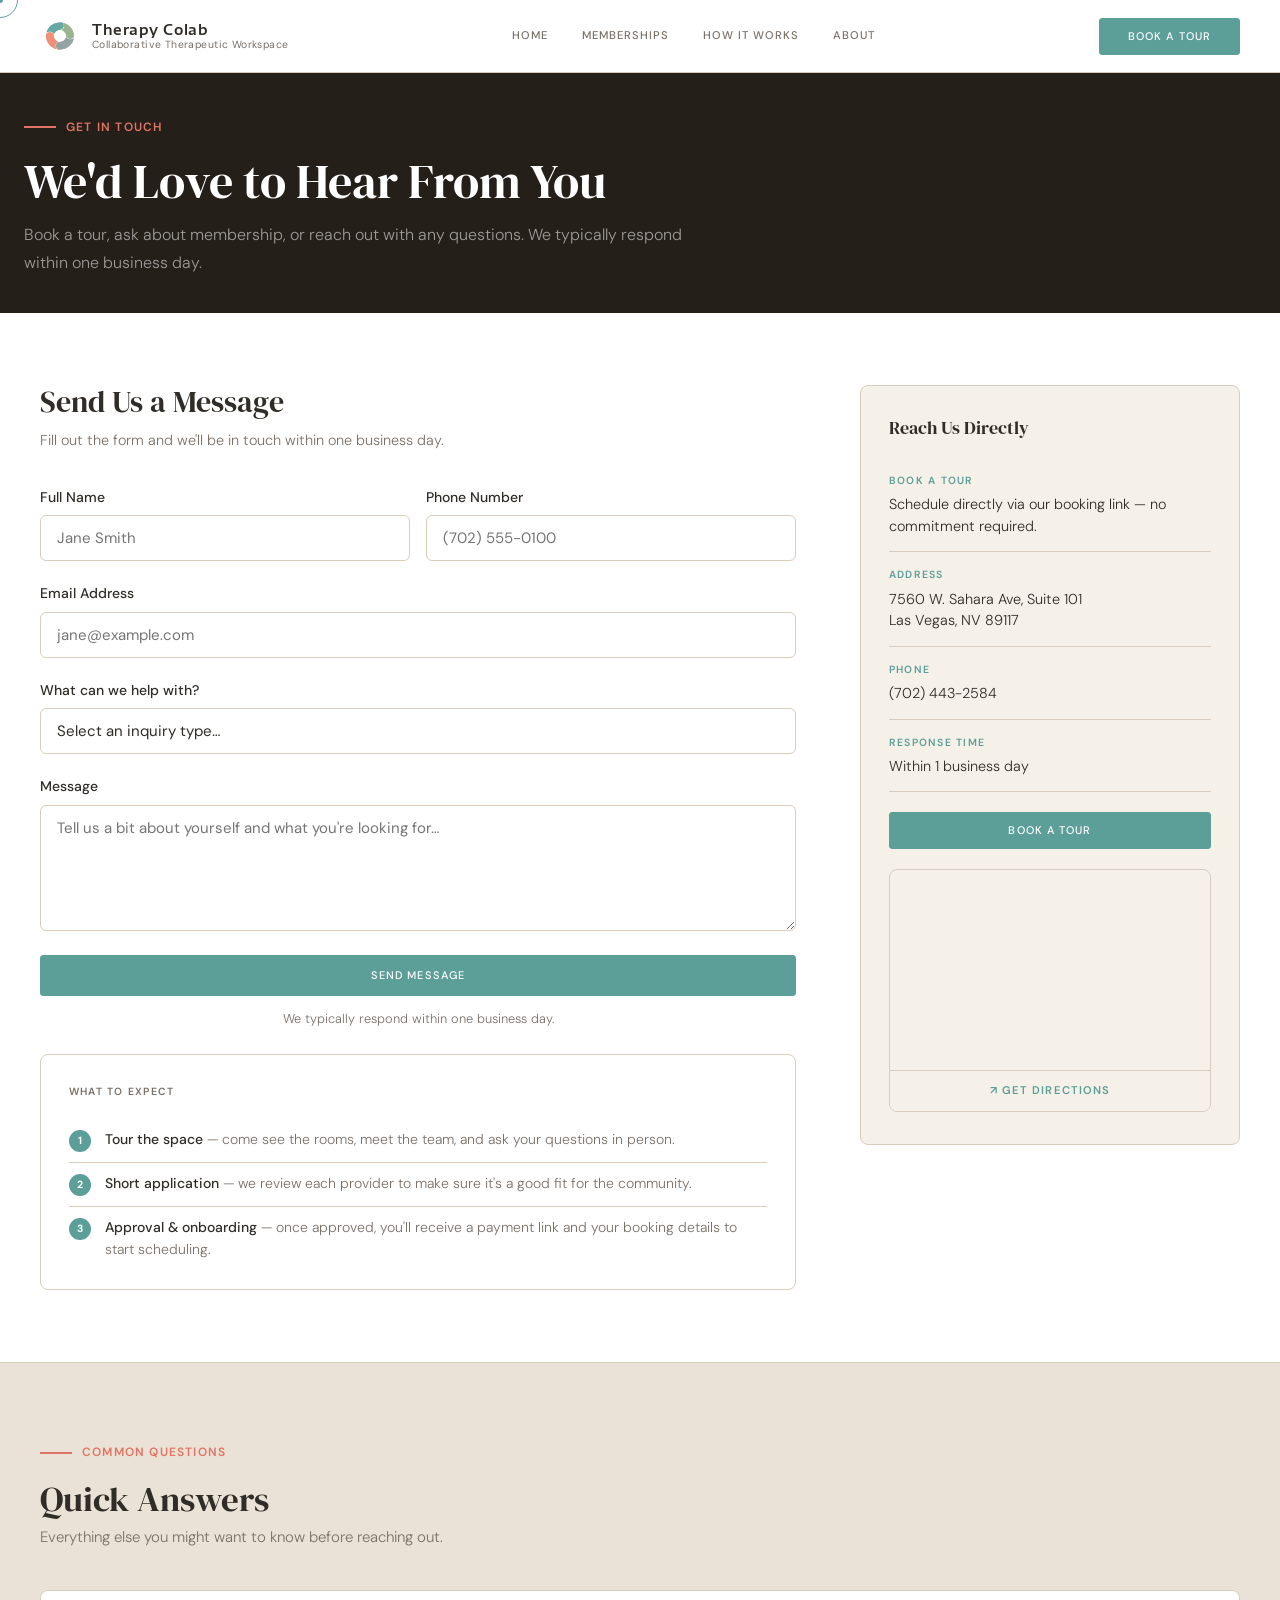
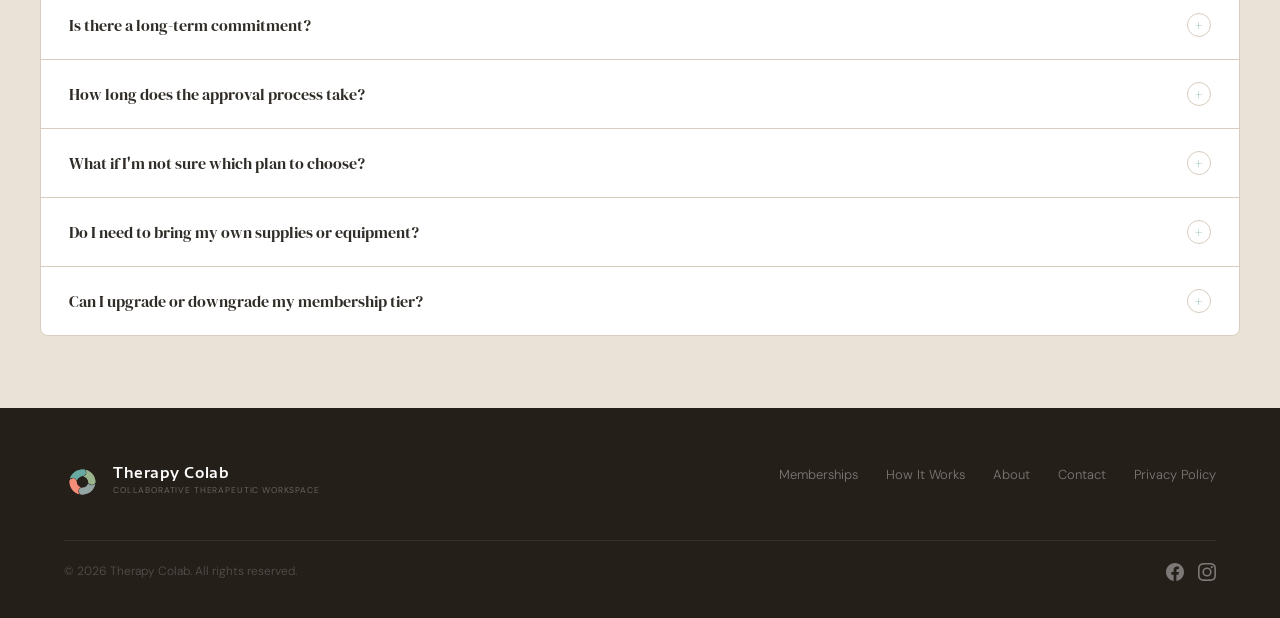
<file: contact.html>
<!DOCTYPE html>
<html lang="en">
<head>
  <meta charset="UTF-8" />
  <meta name="viewport" content="width=device-width, initial-scale=1.0" />
  <title>Contact — Therapy Colab</title>
  <meta name="description" content="Book a tour, ask about membership, or reach out to Therapy Colab with any questions. Located in Las Vegas, NV." />

  <!-- Favicon -->
  <link rel="icon" type="image/svg+xml" href="assets/logo-icon.svg" />
  <link rel="shortcut icon" href="assets/logo-icon.svg" />

  <link rel="stylesheet" href="styles.css" />
  <link rel="preconnect" href="https://fonts.googleapis.com" />
  <link rel="preconnect" href="https://fonts.gstatic.com" crossorigin />

  <style>

    /* ── HERO ── */
    .contact-hero {
      background: var(--dark);
      padding: 36px 24px;
    }
    .contact-hero__inner { max-width: 680px; }
    .contact-hero .eyebrow { color: var(--orange); }
    .contact-hero h1 { color: var(--white); margin-bottom: 12px; }
    .contact-hero__sub {
      font-size: 1rem; font-weight: 300;
      color: rgba(255,255,255,0.55); line-height: 1.75; margin: 0;
    }

    /* ── CONTACT BODY ── */
    .contact-body {
      background: var(--white);
      padding: var(--section-py) 24px;
    }
    .contact-body__inner {
      max-width: var(--max-w); margin: 0 auto;
      display: grid;
      grid-template-columns: 1fr 380px;
      gap: 64px;
      align-items: start;
    }

    /* ── FORM PANEL ── */
    .contact-form-panel h2 {
      font-size: clamp(1.4rem,2.5vw,1.9rem);
      margin-bottom: 8px;
    }
    .contact-form-panel__sub {
      font-size: 0.9rem; color: var(--muted);
      margin-bottom: 32px; font-weight: 300;
    }

    /* Form field row — name + phone side by side */
    .form-row {
      display: grid;
      grid-template-columns: 1fr 1fr;
      gap: 16px;
    }

    .contact-form .btn-primary {
      width: 100%;
      justify-content: center;
      padding: 14px 28px;
      margin-top: 4px;
    }
    .form-note {
      margin-top: 12px;
      font-size: 0.8rem;
      color: var(--muted);
      text-align: center;
    }

    /* Netlify honeypot — hidden from humans, present for bots */
    .contact-form__hp { display: none; }

    /* Inline success state (shown by JS after a successful submit) */
    .form-success {
      border: 1px solid var(--sage);
      background: rgba(92,159,153,0.08);
      border-radius: var(--radius);
      padding: 24px 22px;
    }
    .form-success__title {
      font-family: var(--font-serif);
      font-size: 1.15rem; color: var(--text);
      margin: 0 0 6px;
    }
    .form-success__text {
      font-size: 0.9rem; color: var(--muted);
      font-weight: 300; line-height: 1.7; margin: 0;
    }

    /* ── INFO PANEL ── */
    .contact-info-panel {
      position: sticky;
      top: 88px; /* clears the sticky nav */
    }

    .contact-info-box {
      background: var(--bg);
      border: 1px solid var(--border);
      border-radius: 8px;
      padding: 32px 28px;
      margin-bottom: 20px;
    }
    .contact-info-box h3 {
      font-size: 1.1rem; margin-bottom: 20px;
    }

    .contact-info-item {
      padding: 14px 0;
      border-bottom: 1px solid var(--border);
    }
    .contact-info-item:last-child { border-bottom: none; padding-bottom: 0; }
    .contact-info-item__label {
      font-size: 0.65rem; font-weight: 600;
      letter-spacing: 0.12em; text-transform: uppercase;
      color: var(--sage); margin-bottom: 4px;
    }
    .contact-info-item__value {
      font-size: 0.9rem; color: var(--text); margin: 0; line-height: 1.5;
    }
    .contact-info-item__value a {
      color: var(--text); text-decoration: none;
      transition: color var(--transition);
    }
    .contact-info-item__value a:hover { color: var(--sage); }

    /* Map widget */
    .contact-map {
      margin-top: 20px;
      border-radius: 8px;
      overflow: hidden;
      border: 1px solid var(--border);
    }
    .contact-map iframe {
      display: block; width: 100%; height: 200px; border: none;
    }
    .contact-map__link {
      display: flex; align-items: center; justify-content: center;
      gap: 8px;
      padding: 10px 16px;
      background: var(--bg);
      border-top: 1px solid var(--border);
      font-size: 0.7rem; font-weight: 600;
      letter-spacing: 0.1em; text-transform: uppercase;
      color: var(--sage); text-decoration: none;
      transition: background var(--transition);
    }
    .contact-map__link:hover { background: var(--surf); color: var(--sage-dk); }

    .contact-book-btn {
      margin-top: 20px;
      width: 100%;
    }
    .contact-book-btn .btn {
      width: 100%; text-align: center; justify-content: center;
    }

    /* What to expect */
    .contact-expect {
      background: var(--white);
      border: 1px solid var(--border);
      border-radius: 8px;
      padding: 28px;
    }
    .contact-expect__title {
      font-size: 0.65rem; font-weight: 600;
      letter-spacing: 0.12em; text-transform: uppercase;
      color: var(--muted); margin-bottom: 18px; display: block;
    }
    .contact-expect__step {
      display: flex; gap: 14px;
      align-items: flex-start;
      padding: 10px 0;
      border-bottom: 1px solid var(--border);
    }
    .contact-expect__step:last-child { border-bottom: none; padding-bottom: 0; }
    .contact-expect__num {
      flex-shrink: 0;
      width: 22px; height: 22px;
      background: var(--sage); color: var(--white);
      border-radius: 50%;
      font-size: 0.65rem; font-weight: 700;
      display: flex; align-items: center; justify-content: center;
      margin-top: 1px;
    }
    .contact-expect__text {
      font-size: 0.875rem; color: var(--muted);
      line-height: 1.55; margin: 0;
    }
    .contact-expect__text strong { color: var(--text); font-weight: 500; }

    /* ── FAQ STRIP ── */
    .faq-strip {
      background: var(--surf);
      padding: var(--section-py) 24px;
      border-top: 1px solid var(--border);
    }
    .faq-strip__inner {
      max-width: var(--max-w); margin: 0 auto;
    }
    .faq-strip__header {
      margin-bottom: 40px;
    }
    .faq-strip__header h2 { margin-bottom: 4px; }
    .faq-strip__header p { font-size: 0.9375rem; color: var(--muted); margin: 0; }

    .faq-grid {
      border: 1px solid var(--border);
      border-radius: 8px;
      overflow: hidden;
    }
    .faq-item {
      background: var(--white);
      border-bottom: 1px solid var(--border);
    }
    .faq-item:last-child { border-bottom: none; }

    /* Remove native <details> marker */
    .faq-item summary { list-style: none; }
    .faq-item summary::-webkit-details-marker { display: none; }

    .faq-item summary {
      padding: 22px 28px;
      cursor: pointer;
      display: flex;
      justify-content: space-between;
      align-items: center;
      font-family: var(--font-serif);
      font-size: 1rem;
      color: var(--text);
      line-height: 1.3;
      user-select: none;
      transition: background var(--transition), color var(--transition);
      gap: 16px;
    }
    .faq-item summary:hover { background: var(--bg); }
    .faq-item[open] summary { color: var(--sage); }

    .faq-item__icon {
      flex-shrink: 0;
      width: 24px; height: 24px;
      border: 1px solid var(--border);
      border-radius: 50%;
      display: flex; align-items: center; justify-content: center;
      font-size: 0.875rem;
      color: var(--sage);
      transition: transform 0.25s ease, border-color var(--transition);
      font-style: normal;
    }
    .faq-item[open] .faq-item__icon {
      transform: rotate(45deg);
      border-color: var(--sage);
    }

    .faq-item__a {
      padding: 0 28px 22px;
      font-size: 0.875rem; color: var(--muted);
      line-height: 1.8; margin: 0; font-weight: 300;
      max-width: 680px;
    }

    /* ── RESPONSIVE ── */
    @media (max-width: 900px) {
      .contact-body__inner { grid-template-columns: 1fr; gap: 48px; }
      .contact-info-panel { position: static; }
    }
    @media (max-width: 600px) {
      .form-row { grid-template-columns: 1fr; }
    }
  </style>
</head>
<body>

<!-- Custom cursor -->
<div id="cursor-ring"></div>
<div id="cursor-dot"></div>

<!-- ── NAV ─────────────────────────────────────────────── -->
<header class="wf-nav" role="banner">
  <div class="wf-nav__inner">
    <a href="index.html" class="wf-nav__brand" aria-label="Therapy Colab — home">
      <img class="wf-nav__logo-icon" src="assets/logo-icon.svg" alt="Therapy Colab icon" width="40" height="40" />
      <div class="wf-nav__brand-text">
        <span class="wf-nav__wordmark">Therapy Colab</span>
        <span class="wf-nav__tagline">Collaborative Therapeutic Workspace</span>
      </div>
    </a>
    <nav class="wf-nav__links" id="nav-links" aria-label="Primary navigation">
      <a href="index.html">Home</a>
      <a href="memberships.html">Memberships</a>
      <a href="how-it-works.html">How It Works</a>
      <a href="about.html">About</a>
      <div class="wf-nav__mobile-cta"><a href="https://app.acuityscheduling.com/schedule.php?owner=39277070&amp;appointmentType=92964245" target="_blank" rel="noopener" class="btn btn-primary" style="display:block;text-align:center;">Book a Tour</a></div>
    </nav>
    <div class="wf-nav__cta">
      <a href="https://app.acuityscheduling.com/schedule.php?owner=39277070&amp;appointmentType=92964245" target="_blank" rel="noopener" class="btn btn-primary">Book a Tour</a>
    </div>
    <button class="wf-nav__hamburger" id="nav-toggle" aria-label="Toggle navigation" aria-expanded="false" aria-controls="nav-links">
      <span></span><span></span><span></span>
    </button>
  </div>
</header>

<main>

<!-- ── 1. HERO ────────────────────────────────────────── -->
<section class="contact-hero" aria-labelledby="contact-heading">
  <div class="contact-hero__inner">
    <span class="eyebrow">Get In Touch</span>
    <h1 id="contact-heading">We'd Love to Hear From You</h1>
    <p class="contact-hero__sub">Book a tour, ask about membership, or reach out with any questions. We typically respond within one business day.</p>
  </div>
</section>

<!-- ── 2. CONTACT BODY ────────────────────────────────── -->
<section class="contact-body" aria-label="Contact form and information">
  <div class="contact-body__inner">

    <!-- LEFT: Form -->
    <div class="contact-form-panel">
      <h2>Send Us a Message</h2>
      <p class="contact-form-panel__sub">Fill out the form and we'll be in touch within one business day.</p>

      <!-- Netlify Forms: detected at deploy via data-netlify. Recipient email is set in the
           Netlify dashboard (Forms → form notifications → email notification), NOT here. The
           hidden form-name input + honeypot are required for reliable processing. -->
      <form class="contact-form" name="contact" method="POST" data-netlify="true" netlify-honeypot="bot-field" novalidate aria-label="Contact form">
        <input type="hidden" name="form-name" value="contact" />
        <p class="contact-form__hp"><label>Don't fill this out if you're human: <input name="bot-field" tabindex="-1" autocomplete="off" /></label></p>

        <div class="form-row">
          <div class="form-group">
            <label class="form-label" for="contact-name">Full Name</label>
            <input class="form-input" type="text" id="contact-name" name="name"
              placeholder="Jane Smith" required autocomplete="name" aria-required="true" />
          </div>
          <div class="form-group">
            <label class="form-label" for="contact-phone">Phone Number</label>
            <input class="form-input" type="tel" id="contact-phone" name="phone"
              placeholder="(702) 555-0100" autocomplete="tel" />
          </div>
        </div>

        <div class="form-group">
          <label class="form-label" for="contact-email">Email Address</label>
          <input class="form-input" type="email" id="contact-email" name="email"
            placeholder="jane@example.com" required autocomplete="email" aria-required="true" />
        </div>

        <div class="form-group">
          <label class="form-label" for="contact-inquiry">What can we help with?</label>
          <select class="form-select" id="contact-inquiry" name="inquiry" required aria-required="true">
            <option value="" disabled selected>Select an inquiry type&hellip;</option>
            <option value="book-a-tour">Book a Tour</option>
            <option value="membership-info">Membership Info</option>
            <option value="growth-support">Growth Support</option>
            <option value="general-inquiry">General Inquiry</option>
          </select>
        </div>

        <div class="form-group">
          <label class="form-label" for="contact-message">Message</label>
          <textarea class="form-textarea" id="contact-message" name="message"
            placeholder="Tell us a bit about yourself and what you're looking for&hellip;"
            required aria-required="true" rows="5"></textarea>
        </div>

        <button type="submit" class="btn btn-primary">Send Message</button>
        <p class="form-note">We typically respond within one business day.</p>

      </form>

      <div class="form-success" id="form-success" role="status" aria-live="polite" hidden>
        <p class="form-success__title">Thank you — your message is on its way.</p>
        <p class="form-success__text">We'll be in touch within one business day. If it's urgent, email us at <a href="mailto:admin@therapycolab.com">admin@therapycolab.com</a>.</p>
      </div>

      <!-- What to expect — moved here to balance column heights -->
      <div class="contact-expect" style="margin-top:24px;">
        <span class="contact-expect__title">What to expect</span>
        <div class="contact-expect__step">
          <span class="contact-expect__num">1</span>
          <p class="contact-expect__text"><strong>Tour the space</strong> — come see the rooms, meet the team, and ask your questions in person.</p>
        </div>
        <div class="contact-expect__step">
          <span class="contact-expect__num">2</span>
          <p class="contact-expect__text"><strong>Short application</strong> — we review each provider to make sure it's a good fit for the community.</p>
        </div>
        <div class="contact-expect__step">
          <span class="contact-expect__num">3</span>
          <p class="contact-expect__text"><strong>Approval &amp; onboarding</strong> — once approved, you'll receive a payment link and your booking details to start scheduling.</p>
        </div>
      </div>

    </div>

    <!-- RIGHT: Info panel -->
    <aside class="contact-info-panel" aria-label="Direct contact and expectations">

      <!-- Direct contact box -->
      <div class="contact-info-box">
        <h3>Reach Us Directly</h3>

        <div class="contact-info-item" id="book-tour">
          <p class="contact-info-item__label">Book a Tour</p>
          <p class="contact-info-item__value">Schedule directly via our booking link — no commitment required.</p>
        </div>

        <div class="contact-info-item">
          <p class="contact-info-item__label">Address</p>
          <p class="contact-info-item__value">7560 W. Sahara Ave, Suite 101<br>Las Vegas, NV 89117</p>
        </div>

        <div class="contact-info-item">
          <p class="contact-info-item__label">Phone</p>
          <p class="contact-info-item__value"><a href="tel:+17024432584">(702) 443-2584</a></p>
        </div>

        <div class="contact-info-item">
          <p class="contact-info-item__label">Response Time</p>
          <p class="contact-info-item__value">Within 1 business day</p>
        </div>

        <div class="contact-book-btn">
          <a href="https://app.acuityscheduling.com/schedule.php?owner=39277070&amp;appointmentType=92964245" target="_blank" rel="noopener" class="btn btn-primary">Book a Tour</a>
        </div>

        <!-- Map -->
        <div class="contact-map">
          <iframe
            src="https://www.google.com/maps?q=7560+W+Sahara+Ave+Suite+101+Las+Vegas+NV+89117&output=embed"
            loading="lazy"
            referrerpolicy="no-referrer-when-downgrade"
            title="Therapy Colab location map"
            aria-label="Map showing Therapy Colab at 7560 W. Sahara Ave, Suite 101, Las Vegas, NV"
          ></iframe>
          <a
            href="https://maps.google.com/?q=7560+W+Sahara+Ave,+Suite+101,+Las+Vegas,+NV+89117"
            target="_blank"
            rel="noopener noreferrer"
            class="contact-map__link"
          >
            ↗ Get Directions
          </a>
        </div>
      </div>

    </aside>

  </div>
</section>

<!-- ── 3. FAQ STRIP ───────────────────────────────────── -->
<section class="faq-strip" aria-labelledby="faq-heading">
  <div class="faq-strip__inner">

    <div class="faq-strip__header">
      <span class="eyebrow">Common Questions</span>
      <h2 id="faq-heading">Quick Answers</h2>
      <p>Everything else you might want to know before reaching out.</p>
    </div>

    <div class="faq-grid">

      <details class="faq-item">
        <summary>Is there a long-term commitment?<span class="faq-item__icon" aria-hidden="true">+</span></summary>
        <p class="faq-item__a">No. All memberships are month-to-month. There are no long-term leases or multi-year commitments — you scale up or down as your practice evolves.</p>
      </details>

      <details class="faq-item">
        <summary>How long does the approval process take?<span class="faq-item__icon" aria-hidden="true">+</span></summary>
        <p class="faq-item__a">Most providers hear back within 2–3 business days of submitting their application. We keep the process straightforward and respectful of your time.</p>
      </details>

      <details class="faq-item">
        <summary>What if I'm not sure which plan to choose?<span class="faq-item__icon" aria-hidden="true">+</span></summary>
        <p class="faq-item__a">Start with a tour. We'll walk you through the options based on your practice volume and goals — no pressure, just clarity. You can always adjust your tier later.</p>
      </details>

      <details class="faq-item">
        <summary>Do I need to bring my own supplies or equipment?<span class="faq-item__icon" aria-hidden="true">+</span></summary>
        <p class="faq-item__a">No. Every room is fully furnished and equipped. Show up ready to see clients — we handle the rest. Shared materials, amenities, and high-speed Wi-Fi are included with every membership.</p>
      </details>

      <details class="faq-item">
        <summary>Can I upgrade or downgrade my membership tier?<span class="faq-item__icon" aria-hidden="true">+</span></summary>
        <p class="faq-item__a">Yes. You can adjust your tier at any time as your practice grows or changes. Just reach out and we'll update your membership for the next billing cycle.</p>
      </details>

    </div>
  </div>
</section>

</main>

<!-- ── FOOTER ─────────────────────────────────────────── -->
<footer class="page-footer" role="contentinfo">
  <div class="page-footer__inner">
    <a href="index.html" class="page-footer__brand" aria-label="Therapy Colab — home">
      <img class="page-footer__logo-icon" src="assets/logo-icon.svg" alt="Therapy Colab" />
      <div class="page-footer__brand-text">
        <span class="page-footer__wordmark">Therapy Colab</span>
        <span class="page-footer__tagline">Collaborative Therapeutic Workspace</span>
      </div>
    </a>
    <nav class="page-footer__nav" aria-label="Footer navigation">
      <a href="memberships.html">Memberships</a>
      <a href="how-it-works.html">How It Works</a>
      <a href="about.html">About</a>
      <a href="contact.html">Contact</a>
      <a href="privacy-policy.html">Privacy Policy</a>
    </nav>
  </div>
  <div class="page-footer__rule"></div>
  <div class="page-footer__bottom">
    <p class="page-footer__copy">&copy; <span id="footer-year">2026</span> Therapy Colab. All rights reserved.</p>
    <div class="page-footer__social">
      <a href="https://www.facebook.com/therapycolab" target="_blank" rel="noopener" aria-label="Therapy Colab on Facebook">
        <svg viewBox="0 0 24 24" aria-hidden="true"><path d="M24 12.07C24 5.4 18.63 0 12 0S0 5.4 0 12.07c0 6.03 4.39 11.03 10.13 11.93v-8.44H7.08v-3.49h3.05V9.41c0-3.02 1.79-4.69 4.53-4.69 1.31 0 2.69.24 2.69.24v2.97h-1.52c-1.49 0-1.96.93-1.96 1.89v2.26h3.33l-.53 3.49h-2.8v8.44C19.61 23.1 24 18.1 24 12.07z"/></svg>
      </a>
      <a href="https://www.instagram.com/therapycolab" target="_blank" rel="noopener" aria-label="Therapy Colab on Instagram">
        <svg viewBox="0 0 24 24" aria-hidden="true"><path d="M12 2.16c3.2 0 3.58.01 4.85.07 1.17.05 1.8.25 2.23.41.56.22.96.48 1.38.9.42.42.68.82.9 1.38.16.42.36 1.06.41 2.23.06 1.27.07 1.65.07 4.85s-.01 3.58-.07 4.85c-.05 1.17-.25 1.8-.41 2.23-.22.56-.48.96-.9 1.38-.42.42-.82.68-1.38.9-.42.16-1.06.36-2.23.41-1.27.06-1.65.07-4.85.07s-3.58-.01-4.85-.07c-1.17-.05-1.8-.25-2.23-.41-.56-.22-.96-.48-1.38-.9-.42-.42-.68-.82-.9-1.38-.16-.42-.36-1.06-.41-2.23-.06-1.27-.07-1.65-.07-4.85s.01-3.58.07-4.85c.05-1.17.25-1.8.41-2.23.22-.56.48-.96.9-1.38.42-.42.82-.68 1.38-.9.42-.16 1.06-.36 2.23-.41 1.27-.06 1.65-.07 4.85-.07zM12 0C8.74 0 8.33.01 7.05.07 5.78.13 4.9.33 4.14.63c-.79.31-1.46.72-2.13 1.38C1.35 2.68.94 3.35.63 4.14.33 4.9.13 5.78.07 7.05.01 8.33 0 8.74 0 12s.01 3.67.07 4.95c.06 1.27.26 2.15.56 2.91.31.79.72 1.46 1.38 2.13.67.66 1.34 1.07 2.13 1.38.76.3 1.64.5 2.91.56C8.33 23.99 8.74 24 12 24s3.67-.01 4.95-.07c1.27-.06 2.15-.26 2.91-.56.79-.31 1.46-.72 2.13-1.38.66-.67 1.07-1.34 1.38-2.13.3-.76.5-1.64.56-2.91.06-1.28.07-1.69.07-4.95s-.01-3.67-.07-4.95c-.06-1.27-.26-2.15-.56-2.91-.31-.79-.72-1.46-1.38-2.13-.67-.66-1.34-1.07-2.13-1.38-.76-.3-1.64-.5-2.91-.56C15.67.01 15.26 0 12 0z"/><path d="M12 5.84A6.16 6.16 0 1 0 18.16 12 6.16 6.16 0 0 0 12 5.84zM12 16a4 4 0 1 1 4-4 4 4 0 0 1-4 4z"/><circle cx="18.41" cy="5.59" r="1.44"/></svg>
      </a>
    </div>
  </div>
</footer>

<script>
  var fy = document.getElementById('footer-year');
  if (fy) fy.textContent = new Date().getFullYear();

  var toggle = document.getElementById('nav-toggle');
  var links  = document.getElementById('nav-links');
  if (toggle && links) {
    toggle.addEventListener('click', function() {
      var open = links.classList.toggle('open');
      toggle.setAttribute('aria-expanded', open ? 'true' : 'false');
    });
    document.addEventListener('click', function(e) {
      if (!toggle.contains(e.target) && !links.contains(e.target)) {
        links.classList.remove('open');
        toggle.setAttribute('aria-expanded', 'false');
      }
    });
  }

  var ring = document.getElementById('cursor-ring');
  var dot  = document.getElementById('cursor-dot');
  if (ring && dot) {
    var mx = 0, my = 0, rx = 0, ry = 0;
    document.addEventListener('mousemove', function(e) {
      mx = e.clientX; my = e.clientY;
      dot.style.left = mx + 'px'; dot.style.top = my + 'px';
    });
    (function tick() {
      rx += (mx - rx) * 0.14; ry += (my - ry) * 0.14;
      ring.style.left = rx + 'px'; ring.style.top = ry + 'px';
      requestAnimationFrame(tick);
    })();
    document.querySelectorAll('a, button').forEach(function(el) {
      el.addEventListener('mouseenter', function() { document.body.classList.add('hovering'); });
      el.addEventListener('mouseleave', function() { document.body.classList.remove('hovering'); });
    });
    document.addEventListener('mousedown', function() { document.body.classList.add('clicking'); });
    document.addEventListener('mouseup',   function() { document.body.classList.remove('clicking'); });
  }

  // ── Contact form: inline success via Netlify Forms (same-origin AJAX) ──
  // Progressive enhancement: without JS the form posts natively to Netlify and shows
  // Netlify's success page. With JS we POST in the background and reveal an inline
  // confirmation; on any error we fall back to a native submit so nothing is lost.
  var cform = document.querySelector('.contact-form');
  var csuccess = document.getElementById('form-success');
  if (cform && csuccess && window.fetch) {
    cform.addEventListener('submit', function (e) {
      e.preventDefault();
      if (!cform.checkValidity()) { cform.reportValidity(); return; }
      var btn = cform.querySelector('button[type="submit"]');
      if (btn) { btn.disabled = true; btn.textContent = 'Sending…'; }
      var body = new URLSearchParams(new FormData(cform)).toString();
      fetch('/', {
        method: 'POST',
        headers: { 'Content-Type': 'application/x-www-form-urlencoded' },
        body: body
      }).then(function (res) {
        if (!res.ok) throw new Error('Bad response');
        cform.hidden = true;
        csuccess.hidden = false;
        csuccess.scrollIntoView({ behavior: 'smooth', block: 'center' });
      }).catch(function () {
        // Network/parse error — let the browser submit natively so the message still sends.
        cform.submit();
      });
    });
  }
</script>

</body>
</html>
</file>
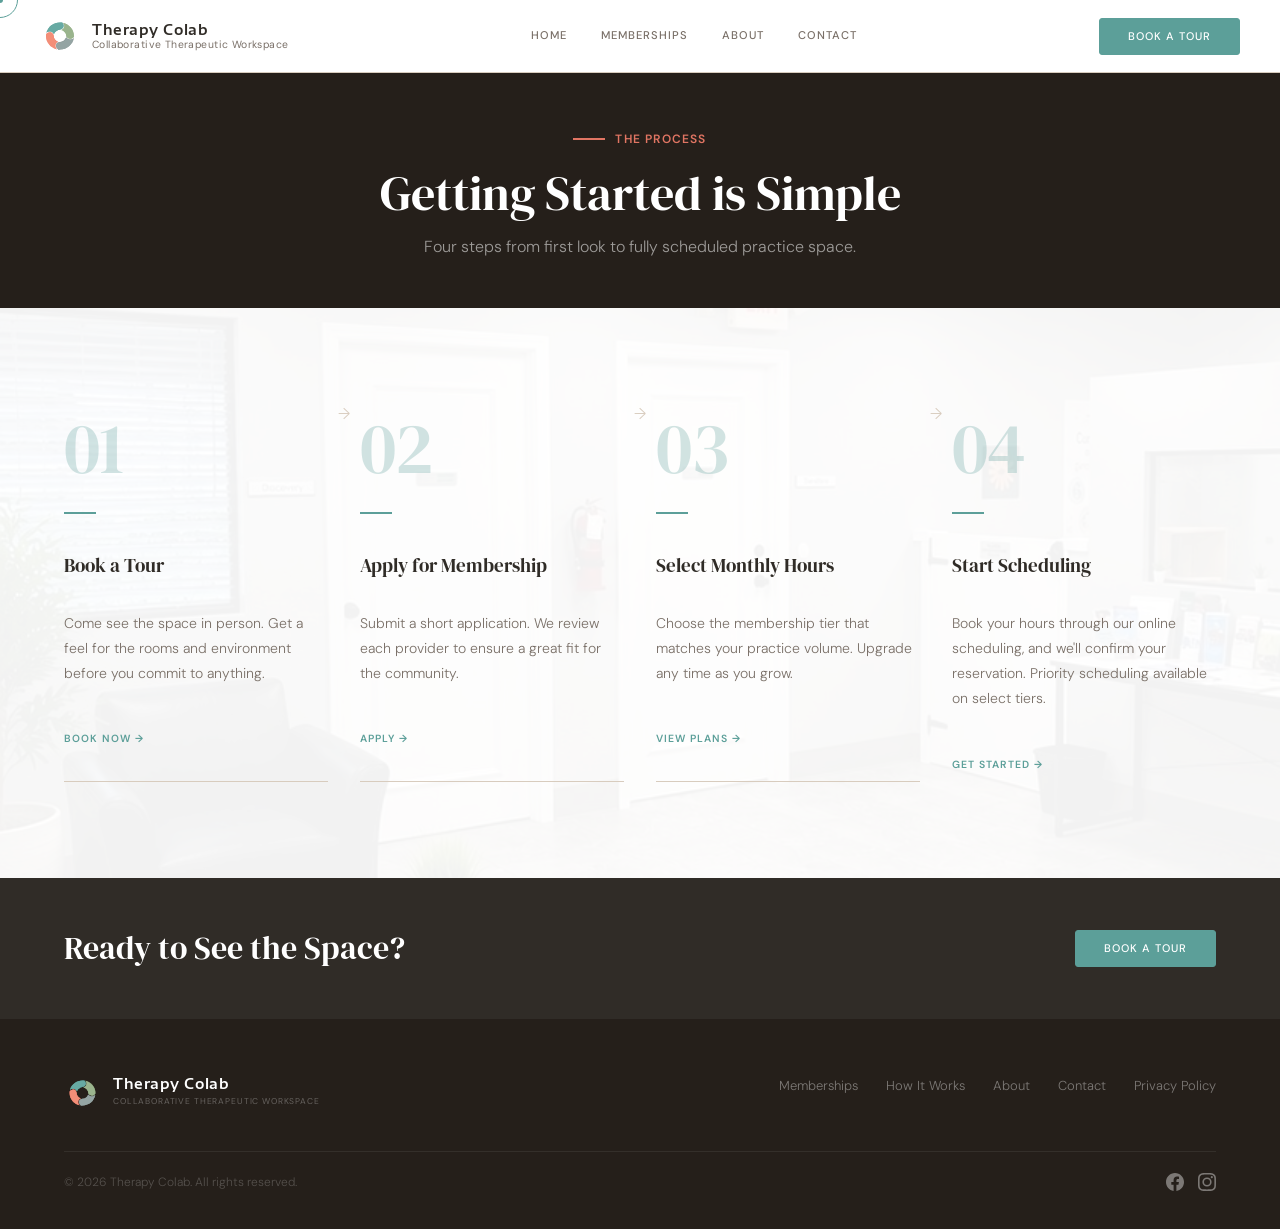
<file: how-it-works.html>
<!DOCTYPE html>
<html lang="en">
<head>
  <meta charset="UTF-8" />
  <meta name="viewport" content="width=device-width, initial-scale=1.0" />
  <title>How It Works — Therapy Colab</title>
  <meta name="description" content="Four simple steps to get started at Therapy Colab. Book a tour, apply for membership, select your hours, and start scheduling your practice space." />

  <!-- Favicon -->
  <link rel="icon" type="image/svg+xml" href="assets/logo-icon.svg" />
  <link rel="shortcut icon" href="assets/logo-icon.svg" />

  <link rel="stylesheet" href="styles.css" />

  <link rel="preconnect" href="https://fonts.googleapis.com" />
  <link rel="preconnect" href="https://fonts.gstatic.com" crossorigin />

  <style>
    /* Match body bg to footer so no beige bleed after footer */
    body { background: #251F1A; }

    /* ── HERO ── */
    .page-hero {
      padding: 48px 24px;
      background: var(--dark);
      text-align: center;
    }
    .page-hero__inner { max-width: 600px; margin: 0 auto; }
    .page-hero .eyebrow { color: var(--orange); }
    .page-hero h1 { color: var(--white); margin-bottom: 12px; }
    .page-hero__sub {
      font-size: 1rem; font-weight: 300;
      color: rgba(255,255,255,0.55);
      line-height: 1.7; margin: 0;
    }

    /* ── STEPS ── */
    .steps-section {
      padding: var(--section-py) 5%;
      background: #ffffff;
      position: relative;
      overflow: hidden;
    }
    .steps-section__bg {
      position: absolute; inset: 0;
      background: url('assets/Lobby_Reception_web.jpg') center/cover no-repeat;
      opacity: 0.05;
      pointer-events: none;
    }
    .steps-inner { position: relative; z-index: 1; }
    .steps-inner {
      max-width: var(--max-w);
      margin: 0 auto;
    }

    /* Horizontal 4-col layout */
    .steps-row {
      display: grid;
      grid-template-columns: repeat(4, 1fr);
      gap: 0 32px;
      align-items: start;
    }

    .step {
      position: relative;
      min-width: 0;
      display: flex;
      flex-direction: column;
    }

    /* Arrow connector via pseudo-element */
    .step:not(:last-child)::after {
      content: '→';
      position: absolute;
      right: -22px;
      top: 20px;
      color: var(--border);
      font-size: 1rem;
      pointer-events: none;
    }

    .step__num {
      font-family: var(--font-serif);
      font-size: 4.5rem;
      font-weight: 400;
      color: rgba(92,159,153,0.28);
      line-height: 1;
      margin-bottom: 4px;
      letter-spacing: -0.02em;
    }

    .step__rule {
      display: block;
      width: 32px; height: 2px;
      background: var(--sage);
      margin-bottom: 16px;
      border: none;
    }

    .step__title {
      font-family: var(--font-serif);
      font-size: clamp(1.15rem, 1.5vw, 1.35rem);
      color: var(--text);
      margin-bottom: 10px;
      line-height: 1.2;
    }

    .step__body {
      font-size: 0.875rem;
      color: var(--muted);
      line-height: 1.8;
      font-weight: 300;
      margin-bottom: 0;
      flex: 1;
    }

    .step__link {
      font-size: 0.65rem;
      font-weight: 600;
      letter-spacing: 0.1em;
      text-transform: uppercase;
      color: var(--sage);
      text-decoration: none;
      transition: color var(--transition);
      margin-top: 20px;
    }
    .step__link:hover { color: var(--sage-dk); }

    /* ── CTA ── */
    .page-cta {
      padding: 52px 5%;
      background: #302C27;
    }
    .page-cta__inner {
      max-width: var(--max-w);
      margin: 0 auto;
      display: flex;
      align-items: center;
      justify-content: space-between;
      gap: 40px;
      flex-wrap: wrap;
    }
    .page-cta h2 {
      color: var(--white);
      font-size: clamp(1.5rem, 2.5vw, 2rem);
      margin: 0;
    }

    /* ── RESPONSIVE ── */
    @media (max-width: 900px) {
      .steps-row { grid-template-columns: 1fr 1fr; gap: 40px 32px; }
      .step::after { display: none; }
    }
    @media (max-width: 600px) {
      .steps-row { grid-template-columns: 1fr; gap: 36px; }
      .step__num { font-size: 3rem; }
      .page-cta__inner { flex-direction: column; align-items: flex-start; }
      .page-cta .btn { width: 100%; text-align: center; }
    }
  </style>
</head>
<body>

<!-- Custom cursor -->
<div id="cursor-ring"></div>
<div id="cursor-dot"></div>

<!-- ── NAV ─────────────────────────────────────────────────── -->
<header class="wf-nav" role="banner">
  <div class="wf-nav__inner">
    <a href="index.html" class="wf-nav__brand" aria-label="Therapy Colab — home">
      <img class="wf-nav__logo-icon" src="assets/logo-icon.svg" alt="Therapy Colab icon" width="40" height="40" />
      <div class="wf-nav__brand-text">
        <span class="wf-nav__wordmark">Therapy Colab</span>
        <span class="wf-nav__tagline">Collaborative Therapeutic Workspace</span>
      </div>
    </a>
    <nav class="wf-nav__links" id="nav-links" aria-label="Primary navigation">
      <a href="index.html">Home</a>
      <a href="memberships.html">Memberships</a>
      <a href="about.html">About</a>
      <a href="contact.html">Contact</a>
      <div class="wf-nav__mobile-cta"><a href="https://app.acuityscheduling.com/schedule.php?owner=39277070&amp;appointmentType=92964245" target="_blank" rel="noopener" class="btn btn-primary" style="display:block;text-align:center;">Book a Tour</a></div>
    </nav>
    <div class="wf-nav__cta">
      <a href="https://app.acuityscheduling.com/schedule.php?owner=39277070&amp;appointmentType=92964245" target="_blank" rel="noopener" class="btn btn-primary">Book a Tour</a>
    </div>
    <button class="wf-nav__hamburger" id="nav-toggle" aria-label="Toggle navigation" aria-expanded="false" aria-controls="nav-links">
      <span></span><span></span><span></span>
    </button>
  </div>
</header>

<main>

<!-- ── HERO ─────────────────────────────────────────────────── -->
<section class="page-hero" aria-labelledby="hero-heading">
  <div class="page-hero__inner">
    <span class="eyebrow">The Process</span>
    <h1 id="hero-heading">Getting Started is Simple</h1>
    <p class="page-hero__sub">Four steps from first look to fully scheduled practice space.</p>
  </div>
</section>

<!-- ── STEPS ─────────────────────────────────────────────────── -->
<section class="steps-section" aria-labelledby="steps-heading">
  <div class="steps-section__bg" aria-hidden="true"></div>
  <div class="steps-inner">

    <div class="steps-row" role="list">

      <!-- Step 01 -->
      <div class="step" role="listitem">
        <p class="step__num" aria-hidden="true">01</p>
        <span class="step__rule" aria-hidden="true"></span>
        <h3 class="step__title">Book a Tour</h3>
        <p class="step__body">Come see the space in person. Get a feel for the rooms and environment before you commit to anything.</p>
        <a href="https://app.acuityscheduling.com/schedule.php?owner=39277070&amp;appointmentType=92964245" target="_blank" rel="noopener" class="step__link">Book now →</a>
      </div>

      <!-- Step 02 -->
      <div class="step" role="listitem">
        <p class="step__num" aria-hidden="true">02</p>
        <span class="step__rule" aria-hidden="true"></span>
        <h3 class="step__title">Apply for Membership</h3>
        <p class="step__body">Submit a short application. We review each provider to ensure a great fit for the community.</p>
        <a href="contact.html" class="step__link">Apply →</a>
      </div>

      <!-- Step 03 -->
      <div class="step" role="listitem">
        <p class="step__num" aria-hidden="true">03</p>
        <span class="step__rule" aria-hidden="true"></span>
        <h3 class="step__title">Select Monthly Hours</h3>
        <p class="step__body">Choose the membership tier that matches your practice volume. Upgrade any time as you grow.</p>
        <a href="memberships.html" class="step__link">View plans →</a>
      </div>

      <!-- Step 04 -->
      <div class="step" role="listitem">
        <p class="step__num" aria-hidden="true">04</p>
        <span class="step__rule" aria-hidden="true"></span>
        <h3 class="step__title">Start Scheduling</h3>
        <p class="step__body">Book your hours through our online scheduling, and we'll confirm your reservation. Priority scheduling available on select tiers.</p>
        <a href="https://app.acuityscheduling.com/schedule.php?owner=39277070" target="_blank" rel="noopener" class="step__link">Get started →</a>
      </div>

    </div>
  </div>
</section>

<!-- ── CTA ──────────────────────────────────────────────────── -->
<section class="page-cta" id="book-tour" aria-labelledby="cta-heading">
  <div class="page-cta__inner">
    <h2 id="cta-heading">Ready to See the Space?</h2>
    <a href="https://app.acuityscheduling.com/schedule.php?owner=39277070&amp;appointmentType=92964245" target="_blank" rel="noopener" class="btn btn-primary">Book a Tour</a>
  </div>
</section>

</main>

<!-- ── FOOTER ───────────────────────────────────────────────── -->
<footer class="page-footer" role="contentinfo">
  <div class="page-footer__inner">
    <a href="index.html" class="page-footer__brand" aria-label="Therapy Colab — home">
      <img class="page-footer__logo-icon" src="assets/logo-icon.svg" alt="Therapy Colab" />
      <div class="page-footer__brand-text">
        <span class="page-footer__wordmark">Therapy Colab</span>
        <span class="page-footer__tagline">Collaborative Therapeutic Workspace</span>
      </div>
    </a>
    <nav class="page-footer__nav" aria-label="Footer navigation">
      <a href="memberships.html">Memberships</a>
      <a href="how-it-works.html">How It Works</a>
      <a href="about.html">About</a>
      <a href="contact.html">Contact</a>
      <a href="privacy-policy.html">Privacy Policy</a>
    </nav>
  </div>
  <div class="page-footer__rule"></div>
  <div class="page-footer__bottom">
    <p class="page-footer__copy">&copy; <span id="footer-year">2026</span> Therapy Colab. All rights reserved.</p>
    <div class="page-footer__social">
      <a href="https://www.facebook.com/therapycolab" target="_blank" rel="noopener" aria-label="Therapy Colab on Facebook">
        <svg viewBox="0 0 24 24" aria-hidden="true"><path d="M24 12.07C24 5.4 18.63 0 12 0S0 5.4 0 12.07c0 6.03 4.39 11.03 10.13 11.93v-8.44H7.08v-3.49h3.05V9.41c0-3.02 1.79-4.69 4.53-4.69 1.31 0 2.69.24 2.69.24v2.97h-1.52c-1.49 0-1.96.93-1.96 1.89v2.26h3.33l-.53 3.49h-2.8v8.44C19.61 23.1 24 18.1 24 12.07z"/></svg>
      </a>
      <a href="https://www.instagram.com/therapycolab" target="_blank" rel="noopener" aria-label="Therapy Colab on Instagram">
        <svg viewBox="0 0 24 24" aria-hidden="true"><path d="M12 2.16c3.2 0 3.58.01 4.85.07 1.17.05 1.8.25 2.23.41.56.22.96.48 1.38.9.42.42.68.82.9 1.38.16.42.36 1.06.41 2.23.06 1.27.07 1.65.07 4.85s-.01 3.58-.07 4.85c-.05 1.17-.25 1.8-.41 2.23-.22.56-.48.96-.9 1.38-.42.42-.82.68-1.38.9-.42.16-1.06.36-2.23.41-1.27.06-1.65.07-4.85.07s-3.58-.01-4.85-.07c-1.17-.05-1.8-.25-2.23-.41-.56-.22-.96-.48-1.38-.9-.42-.42-.68-.82-.9-1.38-.16-.42-.36-1.06-.41-2.23-.06-1.27-.07-1.65-.07-4.85s.01-3.58.07-4.85c.05-1.17.25-1.8.41-2.23.22-.56.48-.96.9-1.38.42-.42.82-.68 1.38-.9.42-.16 1.06-.36 2.23-.41 1.27-.06 1.65-.07 4.85-.07zM12 0C8.74 0 8.33.01 7.05.07 5.78.13 4.9.33 4.14.63c-.79.31-1.46.72-2.13 1.38C1.35 2.68.94 3.35.63 4.14.33 4.9.13 5.78.07 7.05.01 8.33 0 8.74 0 12s.01 3.67.07 4.95c.06 1.27.26 2.15.56 2.91.31.79.72 1.46 1.38 2.13.67.66 1.34 1.07 2.13 1.38.76.3 1.64.5 2.91.56C8.33 23.99 8.74 24 12 24s3.67-.01 4.95-.07c1.27-.06 2.15-.26 2.91-.56.79-.31 1.46-.72 2.13-1.38.66-.67 1.07-1.34 1.38-2.13.3-.76.5-1.64.56-2.91.06-1.28.07-1.69.07-4.95s-.01-3.67-.07-4.95c-.06-1.27-.26-2.15-.56-2.91-.31-.79-.72-1.46-1.38-2.13-.67-.66-1.34-1.07-2.13-1.38-.76-.3-1.64-.5-2.91-.56C15.67.01 15.26 0 12 0z"/><path d="M12 5.84A6.16 6.16 0 1 0 18.16 12 6.16 6.16 0 0 0 12 5.84zM12 16a4 4 0 1 1 4-4 4 4 0 0 1-4 4z"/><circle cx="18.41" cy="5.59" r="1.44"/></svg>
      </a>
    </div>
  </div>
</footer>

<script>
  var fy = document.getElementById('footer-year');
  if (fy) fy.textContent = new Date().getFullYear();

  var toggle = document.getElementById('nav-toggle');
  var links  = document.getElementById('nav-links');
  if (toggle && links) {
    toggle.addEventListener('click', function() {
      var open = links.classList.toggle('open');
      toggle.setAttribute('aria-expanded', open ? 'true' : 'false');
    });
    document.addEventListener('click', function(e) {
      if (!toggle.contains(e.target) && !links.contains(e.target)) {
        links.classList.remove('open');
        toggle.setAttribute('aria-expanded', 'false');
      }
    });
  }

  var ring = document.getElementById('cursor-ring');
  var dot  = document.getElementById('cursor-dot');
  if (ring && dot) {
    var mx = 0, my = 0, rx = 0, ry = 0;
    document.addEventListener('mousemove', function(e) {
      mx = e.clientX; my = e.clientY;
      dot.style.left = mx + 'px'; dot.style.top = my + 'px';
    });
    (function tick() {
      rx += (mx - rx) * 0.14; ry += (my - ry) * 0.14;
      ring.style.left = rx + 'px'; ring.style.top = ry + 'px';
      requestAnimationFrame(tick);
    })();
    document.querySelectorAll('a, button').forEach(function(el) {
      el.addEventListener('mouseenter', function() { document.body.classList.add('hovering'); });
      el.addEventListener('mouseleave', function() { document.body.classList.remove('hovering'); });
    });
    document.addEventListener('mousedown', function() { document.body.classList.add('clicking'); });
    document.addEventListener('mouseup',   function() { document.body.classList.remove('clicking'); });
  }
</script>

</body>
</html>
</file>
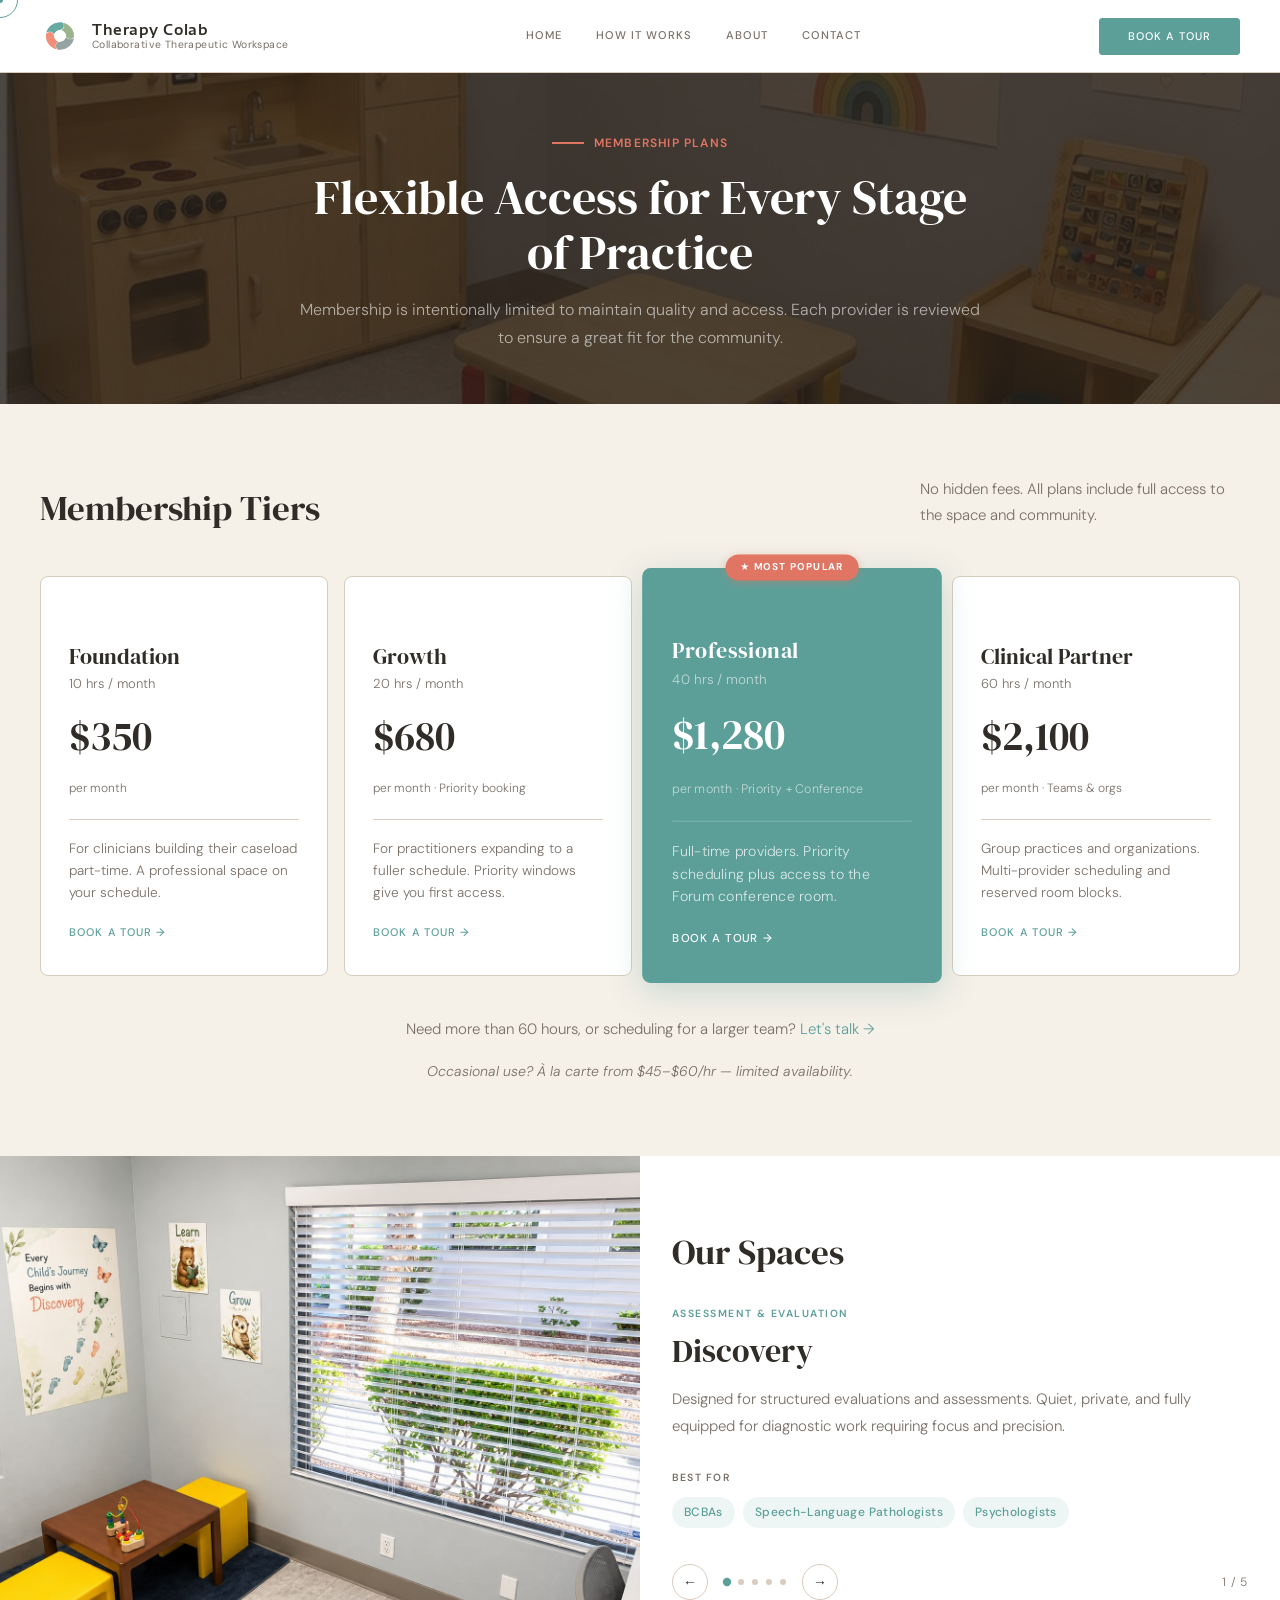
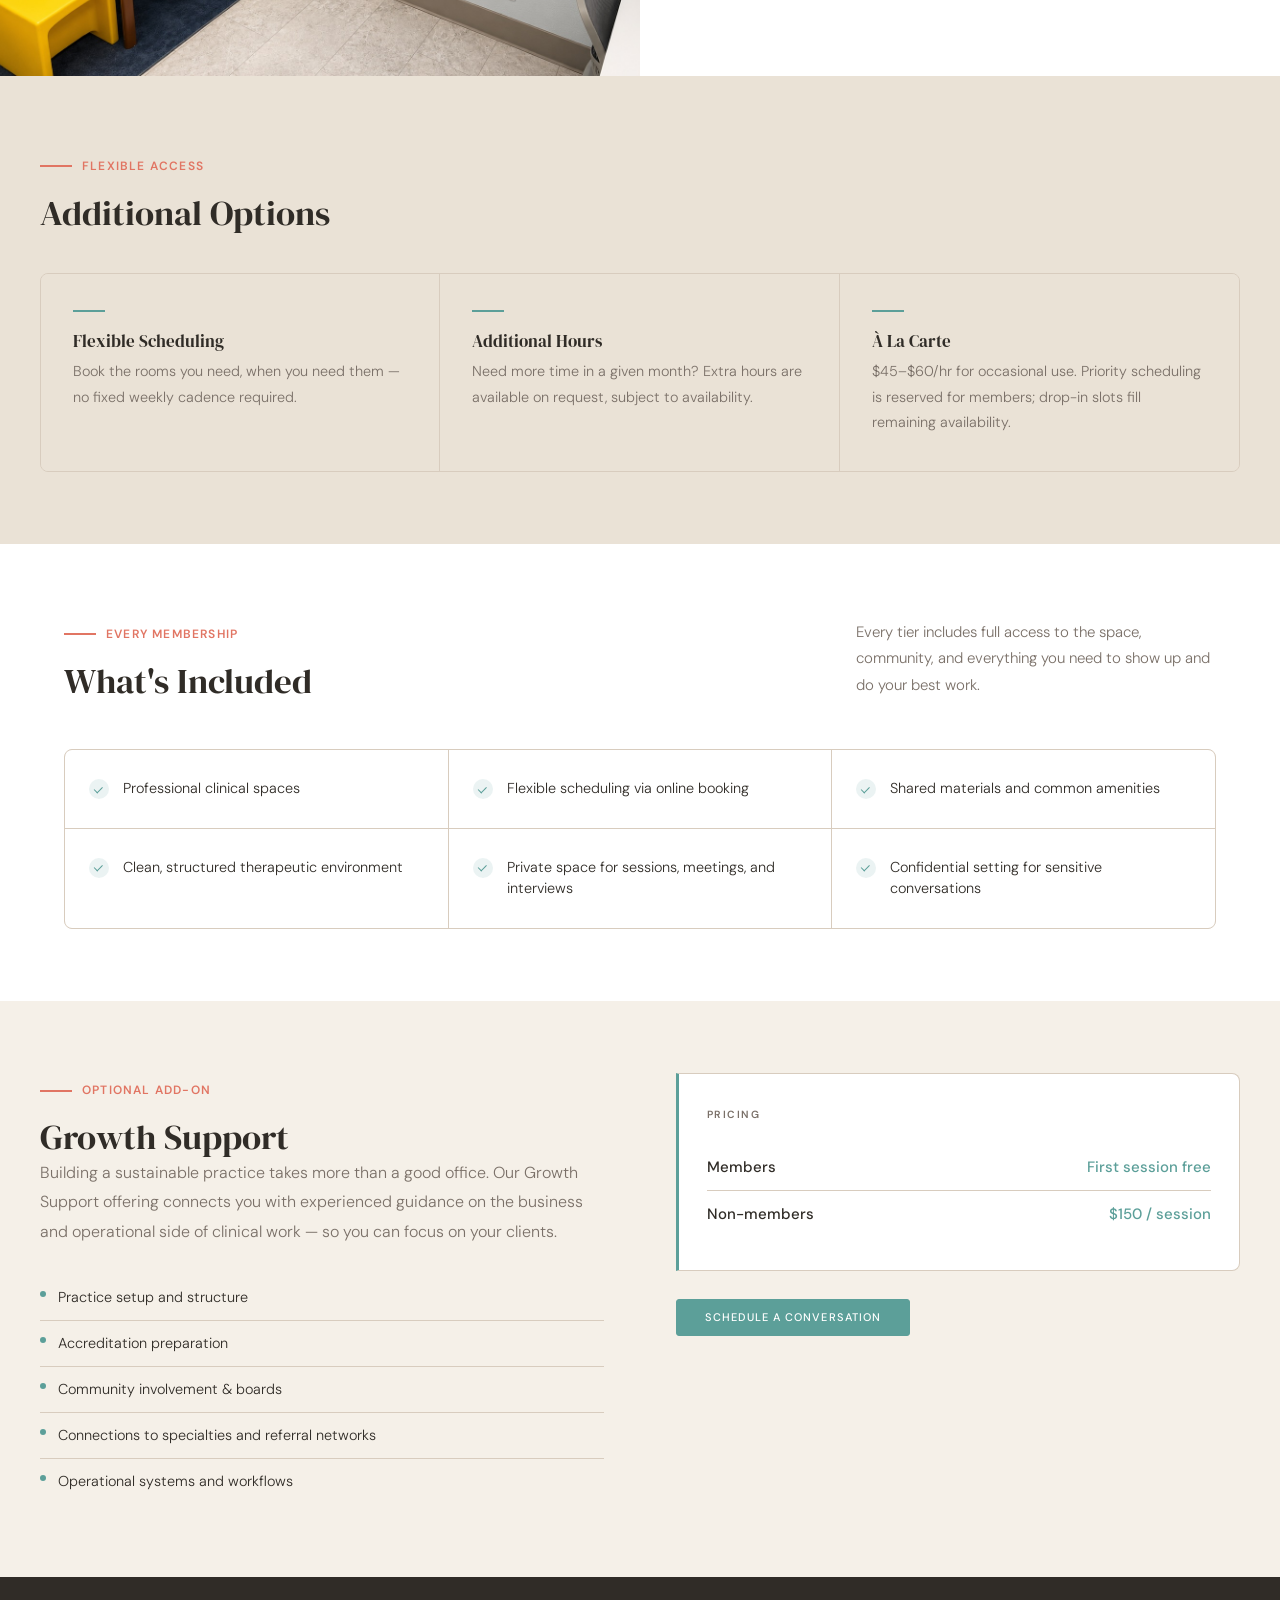
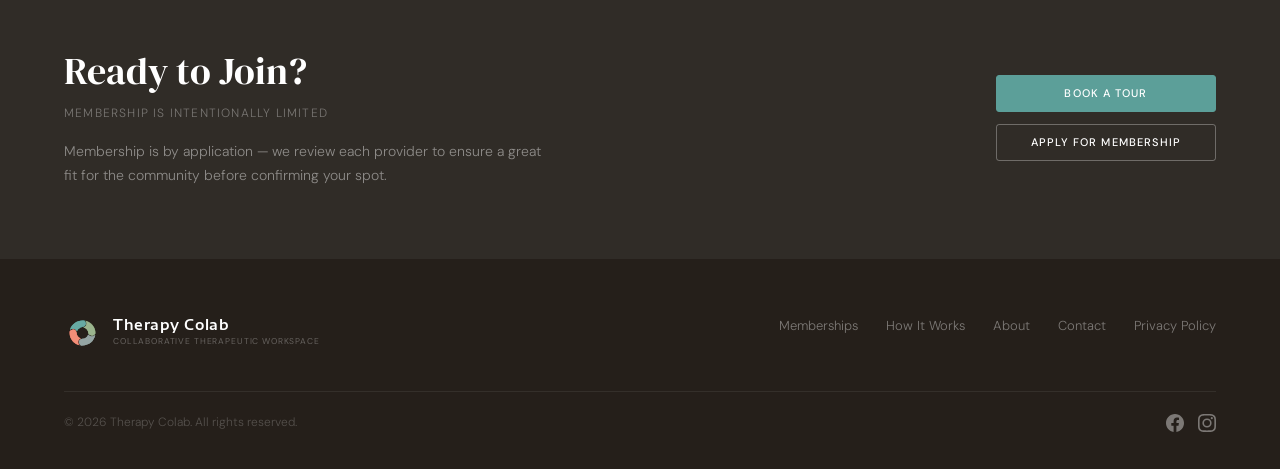
<file: memberships.html>
<!DOCTYPE html>
<html lang="en">
<head>
  <meta charset="UTF-8" />
  <meta name="viewport" content="width=device-width, initial-scale=1.0" />
  <title>Memberships — Therapy Colab</title>
  <meta name="description" content="Flexible membership plans for therapists, counselors, and allied health providers. Foundation, Growth, Professional, and Clinical Partner tiers starting at $350/mo." />

  <!-- Favicon -->
  <link rel="icon" type="image/svg+xml" href="assets/logo-icon.svg" />
  <link rel="shortcut icon" href="assets/logo-icon.svg" />

  <link rel="stylesheet" href="styles.css" />

  <!-- Preconnect for Google Fonts -->
  <link rel="preconnect" href="https://fonts.googleapis.com" />
  <link rel="preconnect" href="https://fonts.gstatic.com" crossorigin />

  <style>
    /* ── HERO ── */
    .page-hero {
      position: relative;
      padding: 52px 24px;
      background: var(--dark);
      overflow: hidden;
    }
    .page-hero__bg {
      position: absolute; inset: 0;
      background: url('assets/Sandbox_Room_web.jpg') center/cover no-repeat;
      opacity: 0.18;
      pointer-events: none;
    }
    .page-hero__inner {
      position: relative;
      max-width: 680px;
      margin: 0 auto;
      text-align: center;
    }
    .page-hero .eyebrow { color: var(--orange); }
    .page-hero h1 { color: var(--white); margin-bottom: 16px; }
    .page-hero__sub {
      font-size: 1rem;
      color: rgba(255,255,255,0.6);
      line-height: 1.75;
      margin: 0;
      font-weight: 300;
    }

    /* ── TIERS ── */
    .tiers__intro {
      display: flex;
      align-items: flex-end;
      justify-content: space-between;
      flex-wrap: wrap;
      gap: 16px;
      margin-bottom: 48px;
    }
    .tiers__intro h2 { margin: 0; }
    .tiers__intro p  { font-size: 0.9375rem; color: var(--muted); max-width: 320px; margin: 0; }

    /* Most Popular badge — floating above card */
    .membership-card { overflow: visible; }
    .membership-card__badge {
      display: block;
      position: absolute;
      top: -14px;
      left: 50%;
      transform: translateX(-50%);
      background: var(--orange);
      color: var(--white);
      font-size: 0.6rem;
      font-weight: 700;
      letter-spacing: 0.12em;
      text-transform: uppercase;
      padding: 4px 14px;
      border-radius: 20px;
      white-space: nowrap;
      box-shadow: 0 2px 8px rgba(225,117,99,0.4);
    }
    .membership-card--highlight {
      transform: scale(1.04);
      box-shadow: 0 8px 32px rgba(92,159,153,0.3);
      z-index: 1;
    }
    .membership-card--highlight:hover {
      transform: scale(1.04) translateY(-3px);
    }

    /* ── SPACES CAROUSEL ── */
    .spaces {
      background: var(--bg);
    }
    .spaces__carousel {
      display: grid;
      grid-template-columns: 1fr 1fr;
      min-height: 520px;
    }
    .spaces__photo-panel {
      position: relative;
      background: var(--surf);
      display: flex;
      align-items: center;
      justify-content: center;
      overflow: hidden;
      min-height: 420px;
    }
    .spaces__photo-slide {
      position: absolute; inset: 0;
      display: flex; flex-direction: column;
      align-items: center; justify-content: center;
      gap: 12px;
      opacity: 0;
      transition: opacity 0.5s ease;
      pointer-events: none;
    }
    .spaces__photo-slide.active { opacity: 1; pointer-events: auto; }
    .spaces__photo-img {
      width: 100%; height: 100%;
      object-fit: cover; display: block;
      position: absolute; inset: 0;
    }

    .spaces__info-panel {
      background: #ffffff;
      display: flex;
      flex-direction: column;
      justify-content: center;
      padding: 56px 5%;
    }
    .spaces__slide {
      display: none;
    }
    .spaces__slide.active { display: block; }
    .spaces__room-tag {
      font-size: 0.65rem;
      font-weight: 600;
      letter-spacing: 0.14em;
      text-transform: uppercase;
      color: var(--sage);
      margin-bottom: 10px;
    }
    .spaces__room-name {
      font-family: var(--font-serif);
      font-size: clamp(1.8rem, 2.5vw, 2.4rem);
      color: var(--text);
      margin-bottom: 16px;
      line-height: 1.15;
    }
    .spaces__room-desc {
      font-size: 0.9375rem;
      color: var(--muted);
      line-height: 1.85;
      font-weight: 300;
      margin-bottom: 28px;
    }
    .spaces__best-for-label {
      font-size: 0.65rem;
      font-weight: 600;
      letter-spacing: 0.12em;
      text-transform: uppercase;
      color: var(--muted);
      margin-bottom: 10px;
      display: block;
    }
    .spaces__best-for-list {
      display: flex;
      flex-wrap: wrap;
      gap: 8px;
      margin-bottom: 36px;
    }
    .spaces__tag {
      font-size: 0.75rem;
      padding: 5px 12px;
      background: rgba(92,159,153,0.1);
      color: var(--sage);
      border-radius: 20px;
      font-weight: 500;
      letter-spacing: 0.03em;
    }
    .spaces__nav {
      display: flex;
      align-items: center;
      gap: 16px;
    }
    .spaces__arrow {
      width: 36px; height: 36px;
      border: 1px solid var(--border);
      border-radius: 50%;
      background: transparent;
      cursor: pointer;
      display: flex; align-items: center; justify-content: center;
      transition: border-color var(--transition), background var(--transition);
      font-size: 0.875rem;
      color: var(--text);
    }
    .spaces__arrow:hover { border-color: var(--sage); color: var(--sage); background: rgba(92,159,153,0.06); }
    .spaces__dots {
      display: flex;
      gap: 8px;
      align-items: center;
    }
    .spaces__dot {
      width: 6px; height: 6px;
      border-radius: 50%;
      background: var(--border);
      cursor: pointer;
      transition: background var(--transition), transform var(--transition);
      border: none;
      padding: 0;
    }
    .spaces__dot.active { background: var(--sage); transform: scale(1.4); }
    .spaces__counter {
      font-size: 0.75rem;
      color: var(--muted);
      margin-left: auto;
      letter-spacing: 0.06em;
    }

    /* ── ADDITIONAL OPTIONS ── */
    .options__grid {
      display: grid;
      grid-template-columns: repeat(3, 1fr);
      gap: 0;
      border: 1px solid var(--border);
      border-radius: 8px;
      overflow: hidden;
      margin-top: 40px;
    }
    .option-item {
      padding: 36px 32px;
      background: var(--surf);
      border-right: 1px solid var(--border);
    }
    .option-item:last-child { border-right: none; }
    .option-item__rule {
      display: block; width: 32px; height: 2px;
      background: var(--sage); margin-bottom: 20px; border: none;
    }
    .option-item h3 { font-size: 1.05rem; margin-bottom: 8px; color: var(--text); }
    .option-item p  { font-size: 0.9rem; color: var(--muted); line-height: 1.75; margin: 0; }

    /* ── WHAT'S INCLUDED ── */
    .included {
      background: #ffffff;
    }
    .included__inner {
      max-width: var(--max-w);
      margin: 0 auto;
      padding: var(--section-py) 24px;
    }
    .included__header {
      display: flex;
      align-items: center;
      justify-content: space-between;
      flex-wrap: wrap;
      gap: 16px;
      margin-bottom: 48px;
    }
    .included__header h2 { margin: 0; }
    .included__header p  { font-size: 0.9375rem; color: var(--muted); margin: 0; max-width: 360px; }
    .included__grid {
      display: grid;
      grid-template-columns: 1fr 1fr 1fr;
      gap: 1px;
      background: var(--border);
      border: 1px solid var(--border);
      border-radius: 8px;
      overflow: hidden;
    }
    .included__item {
      background: var(--white);
      padding: 28px 24px;
      display: flex;
      align-items: flex-start;
      gap: 14px;
    }
    .included__check {
      flex-shrink: 0;
      width: 20px; height: 20px;
      background: rgba(92,159,153,0.12);
      border-radius: 50%;
      display: flex; align-items: center; justify-content: center;
      margin-top: 1px;
    }
    .included__check::after {
      content: '';
      display: block;
      width: 8px; height: 5px;
      border-left: 1.5px solid var(--sage);
      border-bottom: 1.5px solid var(--sage);
      transform: rotate(-45deg) translateY(-1px);
    }
    .included__item-text {
      font-size: 0.9rem;
      color: var(--text);
      line-height: 1.5;
      font-weight: 300;
    }

    /* ── GROWTH SUPPORT ── */
    .growth__grid {
      display: grid;
      grid-template-columns: 1fr 1fr;
      gap: 72px;
      align-items: start;
    }
    .growth__body { color: var(--muted); line-height: 1.85; margin-bottom: 28px; font-weight: 300; }
    .growth__list { display: flex; flex-direction: column; gap: 0; margin: 0; }
    .growth__list-item {
      display: flex; align-items: flex-start; gap: 12px;
      font-size: 0.9rem; color: var(--text);
      padding: 10px 0;
      border-bottom: 1px solid var(--border);
    }
    .growth__list-item:last-child { border-bottom: none; }
    .growth__list-dot {
      flex-shrink: 0; width: 6px; height: 6px;
      background: var(--sage); border-radius: 50%; margin-top: 6px;
    }
    .growth__pricing-box {
      background: var(--white);
      border: 1px solid var(--border);
      border-left: 3px solid var(--sage);
      border-radius: 0 8px 8px 0;
      padding: 32px 28px;
      margin-bottom: 28px;
    }
    .growth__pricing-label-head {
      font-size: 0.65rem;
      font-weight: 600;
      letter-spacing: 0.14em;
      text-transform: uppercase;
      color: var(--muted);
      margin-bottom: 20px;
      display: block;
    }
    .growth__pricing-row {
      display: flex; justify-content: space-between;
      align-items: baseline; padding: 10px 0;
      border-bottom: 1px solid var(--border);
      font-size: 0.9375rem;
    }
    .growth__pricing-row:last-child { border-bottom: none; }
    .growth__pricing-name  { color: var(--text); font-weight: 500; }
    .growth__pricing-value { color: var(--sage); font-weight: 500; }

    /* ── CTA ── */
    .page-cta {
      padding: var(--section-py) 5%;
      background: #302C27;
    }
    .page-cta__inner {
      max-width: var(--max-w);
      margin: 0 auto;
      display: grid;
      grid-template-columns: 1fr auto;
      gap: 60px;
      align-items: center;
    }
    .page-cta h2 { color: var(--white); margin-bottom: 10px; font-size: clamp(1.8rem, 3vw, 2.6rem); }
    .page-cta__sub {
      font-size: 0.75rem;
      letter-spacing: 0.1em;
      text-transform: uppercase;
      color: rgba(255,255,255,0.35);
    }
    .page-cta__note {
      font-size: 0.875rem;
      color: rgba(255,255,255,0.45);
      line-height: 1.7;
      margin-top: 16px;
      max-width: 480px;
    }
    .page-cta .btn-group {
      flex-direction: column; min-width: 220px; gap: 12px;
    }
    .page-cta .btn { width: 100%; text-align: center; }

    /* ── RESPONSIVE ── */
    @media (max-width: 900px) {
      .spaces__carousel { grid-template-columns: 1fr; }
      .spaces__photo-panel { min-height: 260px; }
      .spaces__info-panel { padding: 40px 24px; }
      .growth__grid { grid-template-columns: 1fr; gap: 40px; }
      .options__grid { grid-template-columns: 1fr; }
      .option-item { border-right: none; border-bottom: 1px solid var(--border); }
      .option-item:last-child { border-bottom: none; }
      .included__grid { grid-template-columns: 1fr 1fr; }
      .page-cta__inner { grid-template-columns: 1fr; gap: 32px; }
      .page-cta .btn-group { min-width: unset; flex-direction: row; flex-wrap: wrap; }
    }
    @media (max-width: 600px) {
      .included__grid { grid-template-columns: 1fr; }
      .tiers__intro { flex-direction: column; align-items: flex-start; }
      .membership-card--highlight { transform: scale(1); }
    }
  </style>
</head>
<body>

<!-- Custom cursor -->
<div id="cursor-ring"></div>
<div id="cursor-dot"></div>

<!-- ============================================================
     NAV
     ============================================================ -->
<header class="wf-nav" role="banner">
  <div class="wf-nav__inner">
    <a href="index.html" class="wf-nav__brand" aria-label="Therapy Colab — home">
      <img class="wf-nav__logo-icon" src="assets/logo-icon.svg" alt="Therapy Colab icon" width="40" height="40" />
      <div class="wf-nav__brand-text">
        <span class="wf-nav__wordmark">Therapy Colab</span>
        <span class="wf-nav__tagline">Collaborative Therapeutic Workspace</span>
      </div>
    </a>
    <nav class="wf-nav__links" id="nav-links" aria-label="Primary navigation">
      <a href="index.html">Home</a>
      <a href="how-it-works.html">How It Works</a>
      <a href="about.html">About</a>
      <a href="contact.html">Contact</a>
      <div class="wf-nav__mobile-cta"><a href="https://app.acuityscheduling.com/schedule.php?owner=39277070&amp;appointmentType=92964245" target="_blank" rel="noopener" class="btn btn-primary" style="display:block;text-align:center;">Book a Tour</a></div>
    </nav>
    <div class="wf-nav__cta">
      <a href="https://app.acuityscheduling.com/schedule.php?owner=39277070&amp;appointmentType=92964245" target="_blank" rel="noopener" class="btn btn-primary">Book a Tour</a>
    </div>
    <button class="wf-nav__hamburger" id="nav-toggle" aria-label="Toggle navigation" aria-expanded="false" aria-controls="nav-links">
      <span></span><span></span><span></span>
    </button>
  </div>
</header>

<main>

<!-- ============================================================
     1. HERO
     ============================================================ -->
<section class="page-hero" aria-labelledby="hero-heading">
  <!-- Background photo: Sandbox play space at 18% opacity -->
  <div class="page-hero__bg" role="presentation" aria-hidden="true"></div>

  <div class="page-hero__inner">
    <span class="eyebrow">Membership Plans</span>
    <h1 id="hero-heading">Flexible Access for Every Stage of Practice</h1>
    <p class="page-hero__sub">Membership is intentionally limited to maintain quality and access. Each provider is reviewed to ensure a great fit for the community.</p>
  </div>
</section>

<!-- ============================================================
     2. MEMBERSHIP TIERS
     ============================================================ -->
<section class="section" id="tiers" aria-labelledby="tiers-heading" style="background:var(--bg);">
  <div class="section-inner">

    <div class="tiers__intro">
      <h2 id="tiers-heading">Membership Tiers</h2>
      <p>No hidden fees. All plans include full access to the space and community.</p>
    </div>

    <div class="membership-cards" role="list">

      <div class="membership-card" role="listitem">
        <span class="membership-card__popular">&nbsp;</span>
        <h3>Foundation</h3>
        <p class="membership-card__hours">10 hrs / month</p>
        <p class="membership-card__price">$350</p>
        <p class="membership-card__price-unit">per month</p>
        <div class="membership-card__rule"></div>
        <p style="font-size:0.85rem;color:var(--muted);line-height:1.6;margin-bottom:20px;font-weight:300;">For clinicians building their caseload part-time. A professional space on your schedule.</p>
        <a href="https://app.acuityscheduling.com/schedule.php?owner=39277070&amp;appointmentType=92964245" target="_blank" rel="noopener" class="membership-card__link">Book a Tour →</a>
      </div>

      <div class="membership-card" role="listitem">
        <span class="membership-card__popular">&nbsp;</span>
        <h3>Growth</h3>
        <p class="membership-card__hours">20 hrs / month</p>
        <p class="membership-card__price">$680</p>
        <p class="membership-card__price-unit">per month · Priority booking</p>
        <div class="membership-card__rule"></div>
        <p style="font-size:0.85rem;color:var(--muted);line-height:1.6;margin-bottom:20px;font-weight:300;">For practitioners expanding to a fuller schedule. Priority windows give you first access.</p>
        <a href="https://app.acuityscheduling.com/schedule.php?owner=39277070&amp;appointmentType=92964245" target="_blank" rel="noopener" class="membership-card__link">Book a Tour →</a>
      </div>

      <div class="membership-card membership-card--highlight" role="listitem">
        <span class="membership-card__badge">★ Most Popular</span>
        <span class="membership-card__popular">&nbsp;</span>
        <h3>Professional</h3>
        <p class="membership-card__hours">40 hrs / month</p>
        <p class="membership-card__price">$1,280</p>
        <p class="membership-card__price-unit">per month · Priority + Conference</p>
        <div class="membership-card__rule"></div>
        <p style="font-size:0.85rem;color:rgba(255,255,255,0.75);line-height:1.6;margin-bottom:20px;font-weight:300;">Full-time providers. Priority scheduling plus access to the Forum conference room.</p>
        <a href="https://app.acuityscheduling.com/schedule.php?owner=39277070&amp;appointmentType=92964245" target="_blank" rel="noopener" class="membership-card__link">Book a Tour →</a>
      </div>

      <div class="membership-card" role="listitem">
        <span class="membership-card__popular">&nbsp;</span>
        <h3>Clinical Partner</h3>
        <p class="membership-card__hours">60 hrs / month</p>
        <p class="membership-card__price">$2,100</p>
        <p class="membership-card__price-unit">per month · Teams &amp; orgs</p>
        <div class="membership-card__rule"></div>
        <p style="font-size:0.85rem;color:var(--muted);line-height:1.6;margin-bottom:20px;font-weight:300;">Group practices and organizations. Multi-provider scheduling and reserved room blocks.</p>
        <a href="https://app.acuityscheduling.com/schedule.php?owner=39277070&amp;appointmentType=92964245" target="_blank" rel="noopener" class="membership-card__link">Book a Tour →</a>
      </div>

    </div>

    <div class="memberships__footnote">
      <p>Need more than 60 hours, or scheduling for a larger team? <a href="contact.html">Let's talk →</a></p>
      <p><em>Occasional use? À la carte from $45–$60/hr — limited availability.</em></p>
    </div>

  </div>
</section>

<!-- ============================================================
     3. OUR SPACES — Carousel
     ============================================================ -->
<section class="spaces" id="our-spaces" aria-labelledby="spaces-heading">

  <div class="spaces__carousel">

    <!-- Left: photo panel -->
    <div class="spaces__photo-panel" aria-live="polite" aria-label="Room photos">

      <!-- Discovery — assessment / evaluation room -->
      <div class="spaces__photo-slide active" data-slide="0">
        <img class="spaces__photo-img" src="assets/Discovery_Room.jpg" alt="Discovery room — quiet assessment space with a child-height table, yellow stools, and a large window" />
      </div>
      <!-- Roundtable — private office -->
      <div class="spaces__photo-slide" data-slide="1">
        <img class="spaces__photo-img" src="assets/Round_Table_Room.jpg" alt="Roundtable room — private office with a round meeting table, desk workstation, and bookshelf" />
      </div>
      <!-- Sandbox — play space -->
      <div class="spaces__photo-slide" data-slide="2">
        <img class="spaces__photo-img" src="assets/Sandbox_Room.jpg" alt="Sandbox room — play space with a play kitchen, ocean rug, and children's activity area" />
      </div>
      <!-- Commons — social skills room -->
      <div class="spaces__photo-slide" data-slide="3">
        <img class="spaces__photo-img" src="assets/Commons_Room.jpg" alt="Commons room — social skills space with a wall-mounted TV, tic-tac-toe felt wall art, sunburst rug, and gray loveseat" />
      </div>
      <!-- Forum — conference / training room -->
      <div class="spaces__photo-slide" data-slide="4">
        <img class="spaces__photo-img" src="assets/Forum_Room.jpg" alt="Forum room — conference and training space with modular tables and seating for a group" />
      </div>

    </div>

    <!-- Right: info panel -->
    <div class="spaces__info-panel">

      <h2 id="spaces-heading" style="margin-bottom:32px;">Our Spaces</h2>

      <div class="spaces__slide active" data-slide="0">
        <p class="spaces__room-tag">Assessment &amp; Evaluation</p>
        <p class="spaces__room-name">Discovery</p>
        <p class="spaces__room-desc">Designed for structured evaluations and assessments. Quiet, private, and fully equipped for diagnostic work requiring focus and precision.</p>
        <span class="spaces__best-for-label">Best for</span>
        <div class="spaces__best-for-list">
          <span class="spaces__tag">BCBAs</span>
          <span class="spaces__tag">Speech-Language Pathologists</span>
          <span class="spaces__tag">Psychologists</span>
        </div>
      </div>

      <div class="spaces__slide" data-slide="1">
        <p class="spaces__room-tag">Private Office &amp; Small Groups</p>
        <p class="spaces__room-name">Roundtable</p>
        <p class="spaces__room-desc">A professional private office for 1:1 sessions, parent meetings, and small groups of up to 5–6. Versatile, comfortable, and confidential.</p>
        <span class="spaces__best-for-label">Best for</span>
        <div class="spaces__best-for-list">
          <span class="spaces__tag">Therapists</span>
          <span class="spaces__tag">Counselors</span>
          <span class="spaces__tag">Care Coordinators</span>
        </div>
      </div>

      <div class="spaces__slide" data-slide="2">
        <p class="spaces__room-tag">Pediatric Play Space</p>
        <p class="spaces__room-name">Sandbox</p>
        <p class="spaces__room-desc">A purpose-built pediatric environment with play-based therapy materials and a child-friendly layout. Safe, engaging, and fully equipped.</p>
        <span class="spaces__best-for-label">Best for</span>
        <div class="spaces__best-for-list">
          <span class="spaces__tag">Play Therapists</span>
          <span class="spaces__tag">Occupational Therapists</span>
          <span class="spaces__tag">Pediatric Specialists</span>
        </div>
      </div>

      <div class="spaces__slide" data-slide="3">
        <p class="spaces__room-tag">Social Skills &amp; Connection</p>
        <p class="spaces__room-name">Commons</p>
        <p class="spaces__room-desc">An open, welcoming space designed for social skills groups, workshops, and community programming. Flexible layout supports varied group sizes.</p>
        <span class="spaces__best-for-label">Best for</span>
        <div class="spaces__best-for-list">
          <span class="spaces__tag">Group Facilitators</span>
          <span class="spaces__tag">Social Workers</span>
          <span class="spaces__tag">Training Programs</span>
        </div>
      </div>

      <div class="spaces__slide" data-slide="4">
        <p class="spaces__room-tag">Group Training &amp; Conference</p>
        <p class="spaces__room-name">Forum</p>
        <p class="spaces__room-desc">A full conference setup for training sessions, team meetings, and multi-provider collaboration. Available to Professional and Clinical Partner members.</p>
        <span class="spaces__best-for-label">Best for</span>
        <div class="spaces__best-for-list">
          <span class="spaces__tag">Team Leads</span>
          <span class="spaces__tag">Organizations</span>
          <span class="spaces__tag">Clinical Partners</span>
        </div>
      </div>

      <!-- Navigation -->
      <div class="spaces__nav">
        <button class="spaces__arrow" id="spaces-prev" aria-label="Previous room">&#8592;</button>
        <div class="spaces__dots" role="tablist" aria-label="Room navigation">
          <button class="spaces__dot active" data-slide="0" aria-label="Discovery" role="tab" aria-selected="true"></button>
          <button class="spaces__dot" data-slide="1" aria-label="Roundtable" role="tab" aria-selected="false"></button>
          <button class="spaces__dot" data-slide="2" aria-label="Sandbox" role="tab" aria-selected="false"></button>
          <button class="spaces__dot" data-slide="3" aria-label="Commons" role="tab" aria-selected="false"></button>
          <button class="spaces__dot" data-slide="4" aria-label="Forum" role="tab" aria-selected="false"></button>
        </div>
        <button class="spaces__arrow" id="spaces-next" aria-label="Next room">&#8594;</button>
        <span class="spaces__counter" id="spaces-counter">1 / 5</span>
      </div>

    </div>
  </div>
</section>

<!-- ============================================================
     4. ADDITIONAL OPTIONS
     ============================================================ -->
<section class="section section--surf" aria-labelledby="options-heading">
  <div class="section-inner">
    <span class="eyebrow">Flexible Access</span>
    <h2 id="options-heading">Additional Options</h2>
    <div class="options__grid" role="list">
      <div class="option-item" role="listitem">
        <span class="option-item__rule" aria-hidden="true"></span>
        <h3>Flexible Scheduling</h3>
        <p>Book the rooms you need, when you need them — no fixed weekly cadence required.</p>
      </div>
      <div class="option-item" role="listitem">
        <span class="option-item__rule" aria-hidden="true"></span>
        <h3>Additional Hours</h3>
        <p>Need more time in a given month? Extra hours are available on request, subject to availability.</p>
      </div>
      <div class="option-item" role="listitem">
        <span class="option-item__rule" aria-hidden="true"></span>
        <h3>À La Carte</h3>
        <p>$45–$60/hr for occasional use. Priority scheduling is reserved for members; drop-in slots fill remaining availability.</p>
      </div>
    </div>
  </div>
</section>

<!-- ============================================================
     5. WHAT'S INCLUDED
     ============================================================ -->
<section class="included" aria-labelledby="included-heading">
  <div class="included__inner">
    <div class="included__header">
      <div>
        <span class="eyebrow">Every Membership</span>
        <h2 id="included-heading">What's Included</h2>
      </div>
      <p>Every tier includes full access to the space, community, and everything you need to show up and do your best work.</p>
    </div>
    <ul class="included__grid" aria-label="Included with every membership">
      <li class="included__item"><span class="included__check" aria-hidden="true"></span><span class="included__item-text">Professional clinical spaces</span></li>
      <li class="included__item"><span class="included__check" aria-hidden="true"></span><span class="included__item-text">Flexible scheduling via online booking</span></li>
      <li class="included__item"><span class="included__check" aria-hidden="true"></span><span class="included__item-text">Shared materials and common amenities</span></li>
      <li class="included__item"><span class="included__check" aria-hidden="true"></span><span class="included__item-text">Clean, structured therapeutic environment</span></li>
      <li class="included__item"><span class="included__check" aria-hidden="true"></span><span class="included__item-text">Private space for sessions, meetings, and interviews</span></li>
      <li class="included__item"><span class="included__check" aria-hidden="true"></span><span class="included__item-text">Confidential setting for sensitive conversations</span></li>
    </ul>
  </div>
</section>

<!-- ============================================================
     6. GROWTH SUPPORT
     ============================================================ -->
<section class="section" aria-labelledby="growth-heading" style="background:var(--bg);">
  <div class="section-inner">
    <div class="growth__grid">

      <div>
        <span class="eyebrow">Optional Add-On</span>
        <h2 id="growth-heading">Growth Support</h2>
        <p class="growth__body">Building a sustainable practice takes more than a good office. Our Growth Support offering connects you with experienced guidance on the business and operational side of clinical work — so you can focus on your clients.</p>
        <ul class="growth__list" aria-label="Growth support topics">
          <li class="growth__list-item"><span class="growth__list-dot" aria-hidden="true"></span>Practice setup and structure</li>
          <li class="growth__list-item"><span class="growth__list-dot" aria-hidden="true"></span>Accreditation preparation</li>
          <li class="growth__list-item"><span class="growth__list-dot" aria-hidden="true"></span>Community involvement &amp; boards</li>
          <li class="growth__list-item"><span class="growth__list-dot" aria-hidden="true"></span>Connections to specialties and referral networks</li>
          <li class="growth__list-item"><span class="growth__list-dot" aria-hidden="true"></span>Operational systems and workflows</li>
        </ul>
      </div>

      <div>
        <div class="growth__pricing-box">
          <span class="growth__pricing-label-head">Pricing</span>
          <div class="growth__pricing-row">
            <span class="growth__pricing-name">Members</span>
            <span class="growth__pricing-value">First session free</span>
          </div>
          <div class="growth__pricing-row">
            <span class="growth__pricing-name">Non-members</span>
            <span class="growth__pricing-value">$150 / session</span>
          </div>
        </div>
        <a href="contact.html" class="btn btn-primary">Schedule a Conversation</a>
      </div>

    </div>
  </div>
</section>

<!-- ============================================================
     7. CTA
     ============================================================ -->
<section class="page-cta" id="book-tour" aria-labelledby="cta-heading">
  <div class="page-cta__inner">
    <div>
      <h2 id="cta-heading">Ready to Join?</h2>
      <p class="page-cta__sub">Membership is intentionally limited</p>
      <p class="page-cta__note">Membership is by application — we review each provider to ensure a great fit for the community before confirming your spot.</p>
    </div>
    <div class="btn-group">
      <a href="https://app.acuityscheduling.com/schedule.php?owner=39277070&amp;appointmentType=92964245" target="_blank" rel="noopener" class="btn btn-primary">Book a Tour</a>
      <a href="contact.html" class="btn btn-white">Apply for Membership</a>
    </div>
  </div>
</section>

</main>

<!-- ============================================================
     FOOTER
     ============================================================ -->
<footer class="page-footer" role="contentinfo">
  <div class="page-footer__inner">
    <a href="index.html" class="page-footer__brand" aria-label="Therapy Colab — home">
      <img class="page-footer__logo-icon" src="assets/logo-icon.svg" alt="Therapy Colab" />
      <div class="page-footer__brand-text">
        <span class="page-footer__wordmark">Therapy Colab</span>
        <span class="page-footer__tagline">Collaborative Therapeutic Workspace</span>
      </div>
    </a>
    <nav class="page-footer__nav" aria-label="Footer navigation">
      <a href="memberships.html">Memberships</a>
      <a href="how-it-works.html">How It Works</a>
      <a href="about.html">About</a>
      <a href="contact.html">Contact</a>
      <a href="privacy-policy.html">Privacy Policy</a>
    </nav>
  </div>
  <div class="page-footer__rule"></div>
  <div class="page-footer__bottom">
    <p class="page-footer__copy">&copy; <span id="footer-year">2026</span> Therapy Colab. All rights reserved.</p>
    <div class="page-footer__social">
      <a href="https://www.facebook.com/therapycolab" target="_blank" rel="noopener" aria-label="Therapy Colab on Facebook">
        <svg viewBox="0 0 24 24" aria-hidden="true"><path d="M24 12.07C24 5.4 18.63 0 12 0S0 5.4 0 12.07c0 6.03 4.39 11.03 10.13 11.93v-8.44H7.08v-3.49h3.05V9.41c0-3.02 1.79-4.69 4.53-4.69 1.31 0 2.69.24 2.69.24v2.97h-1.52c-1.49 0-1.96.93-1.96 1.89v2.26h3.33l-.53 3.49h-2.8v8.44C19.61 23.1 24 18.1 24 12.07z"/></svg>
      </a>
      <a href="https://www.instagram.com/therapycolab" target="_blank" rel="noopener" aria-label="Therapy Colab on Instagram">
        <svg viewBox="0 0 24 24" aria-hidden="true"><path d="M12 2.16c3.2 0 3.58.01 4.85.07 1.17.05 1.8.25 2.23.41.56.22.96.48 1.38.9.42.42.68.82.9 1.38.16.42.36 1.06.41 2.23.06 1.27.07 1.65.07 4.85s-.01 3.58-.07 4.85c-.05 1.17-.25 1.8-.41 2.23-.22.56-.48.96-.9 1.38-.42.42-.82.68-1.38.9-.42.16-1.06.36-2.23.41-1.27.06-1.65.07-4.85.07s-3.58-.01-4.85-.07c-1.17-.05-1.8-.25-2.23-.41-.56-.22-.96-.48-1.38-.9-.42-.42-.68-.82-.9-1.38-.16-.42-.36-1.06-.41-2.23-.06-1.27-.07-1.65-.07-4.85s.01-3.58.07-4.85c.05-1.17.25-1.8.41-2.23.22-.56.48-.96.9-1.38.42-.42.82-.68 1.38-.9.42-.16 1.06-.36 2.23-.41 1.27-.06 1.65-.07 4.85-.07zM12 0C8.74 0 8.33.01 7.05.07 5.78.13 4.9.33 4.14.63c-.79.31-1.46.72-2.13 1.38C1.35 2.68.94 3.35.63 4.14.33 4.9.13 5.78.07 7.05.01 8.33 0 8.74 0 12s.01 3.67.07 4.95c.06 1.27.26 2.15.56 2.91.31.79.72 1.46 1.38 2.13.67.66 1.34 1.07 2.13 1.38.76.3 1.64.5 2.91.56C8.33 23.99 8.74 24 12 24s3.67-.01 4.95-.07c1.27-.06 2.15-.26 2.91-.56.79-.31 1.46-.72 2.13-1.38.66-.67 1.07-1.34 1.38-2.13.3-.76.5-1.64.56-2.91.06-1.28.07-1.69.07-4.95s-.01-3.67-.07-4.95c-.06-1.27-.26-2.15-.56-2.91-.31-.79-.72-1.46-1.38-2.13-.67-.66-1.34-1.07-2.13-1.38-.76-.3-1.64-.5-2.91-.56C15.67.01 15.26 0 12 0z"/><path d="M12 5.84A6.16 6.16 0 1 0 18.16 12 6.16 6.16 0 0 0 12 5.84zM12 16a4 4 0 1 1 4-4 4 4 0 0 1-4 4z"/><circle cx="18.41" cy="5.59" r="1.44"/></svg>
      </a>
    </div>
  </div>
</footer>

<script>
  // ── Footer year ──
  var fy = document.getElementById('footer-year');
  if (fy) fy.textContent = new Date().getFullYear();

  // ── Hamburger ──
  var toggle = document.getElementById('nav-toggle');
  var links  = document.getElementById('nav-links');
  if (toggle && links) {
    toggle.addEventListener('click', function() {
      var open = links.classList.toggle('open');
      toggle.setAttribute('aria-expanded', open ? 'true' : 'false');
    });
    document.addEventListener('click', function(e) {
      if (!toggle.contains(e.target) && !links.contains(e.target)) {
        links.classList.remove('open');
        toggle.setAttribute('aria-expanded', 'false');
      }
    });
  }

  // ── Custom cursor ──
  var ring = document.getElementById('cursor-ring');
  var dot  = document.getElementById('cursor-dot');
  if (ring && dot) {
    var mx = 0, my = 0, rx = 0, ry = 0;
    document.addEventListener('mousemove', function(e) {
      mx = e.clientX; my = e.clientY;
      dot.style.left = mx + 'px'; dot.style.top = my + 'px';
    });
    (function tick() {
      rx += (mx - rx) * 0.14; ry += (my - ry) * 0.14;
      ring.style.left = rx + 'px'; ring.style.top = ry + 'px';
      requestAnimationFrame(tick);
    })();
    document.querySelectorAll('a, button, .membership-card, .space-card').forEach(function(el) {
      el.addEventListener('mouseenter', function() { document.body.classList.add('hovering'); });
      el.addEventListener('mouseleave', function() { document.body.classList.remove('hovering'); });
    });
    document.addEventListener('mousedown', function() { document.body.classList.add('clicking'); });
    document.addEventListener('mouseup',   function() { document.body.classList.remove('clicking'); });
  }

  // ── Spaces Carousel ──
  var current = 0;
  var total   = 5;

  var photoSlides = document.querySelectorAll('.spaces__photo-slide');
  var infoSlides  = document.querySelectorAll('.spaces__slide');
  var dots        = document.querySelectorAll('.spaces__dot');
  var counter     = document.getElementById('spaces-counter');
  var prevBtn     = document.getElementById('spaces-prev');
  var nextBtn     = document.getElementById('spaces-next');

  function goTo(n) {
    current = (n + total) % total;
    photoSlides.forEach(function(s) { s.classList.remove('active'); });
    infoSlides.forEach(function(s)  { s.classList.remove('active'); });
    dots.forEach(function(d)        { d.classList.remove('active'); d.setAttribute('aria-selected', 'false'); });

    photoSlides[current].classList.add('active');
    infoSlides[current].classList.add('active');
    dots[current].classList.add('active');
    dots[current].setAttribute('aria-selected', 'true');
    if (counter) counter.textContent = (current + 1) + ' / ' + total;
  }

  if (prevBtn) prevBtn.addEventListener('click', function() { goTo(current - 1); });
  if (nextBtn) nextBtn.addEventListener('click', function() { goTo(current + 1); });
  dots.forEach(function(d) {
    d.addEventListener('click', function() { goTo(parseInt(d.dataset.slide)); });
  });

  // Auto-advance every 5s, pause on hover
  var autoTimer = setInterval(function() { goTo(current + 1); }, 5000);
  var carousel  = document.querySelector('.spaces__carousel');
  if (carousel) {
    carousel.addEventListener('mouseenter', function() { clearInterval(autoTimer); });
    carousel.addEventListener('mouseleave', function() {
      autoTimer = setInterval(function() { goTo(current + 1); }, 5000);
    });
  }
</script>

</body>
</html>
</file>
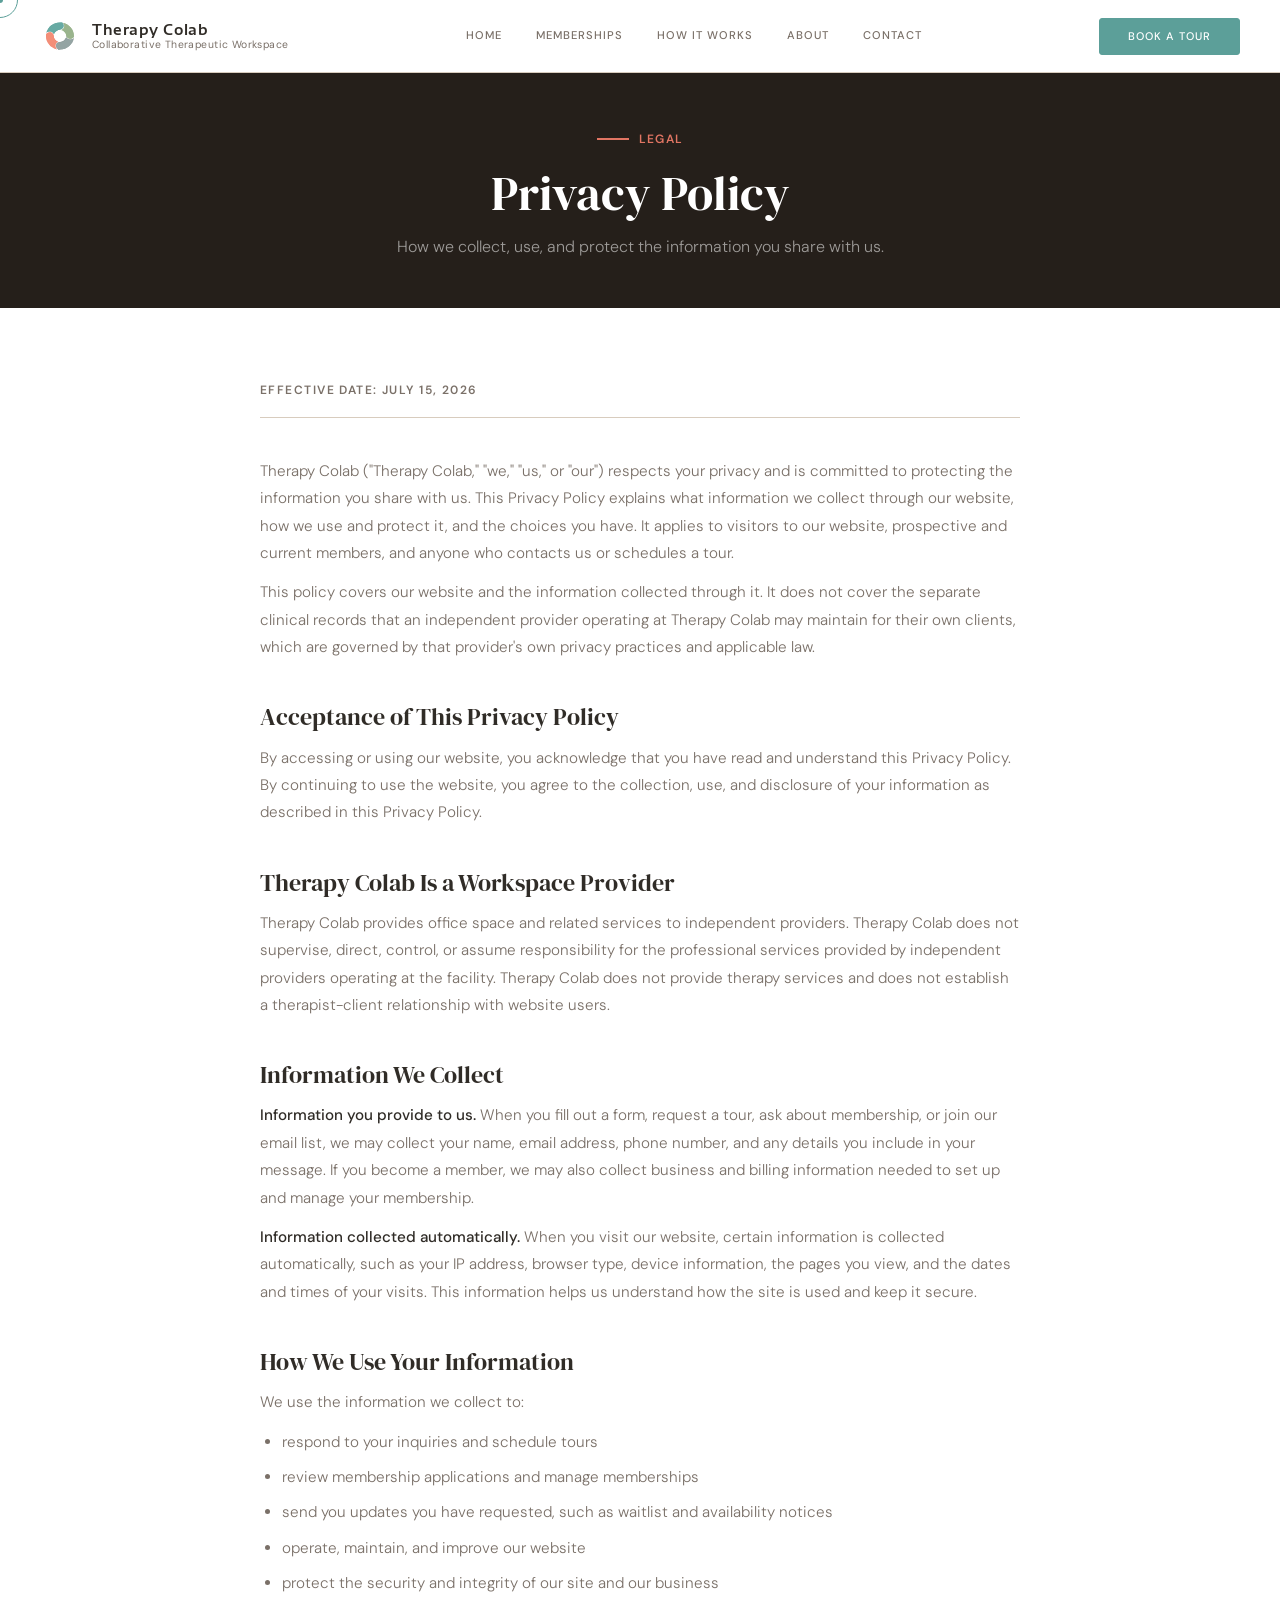
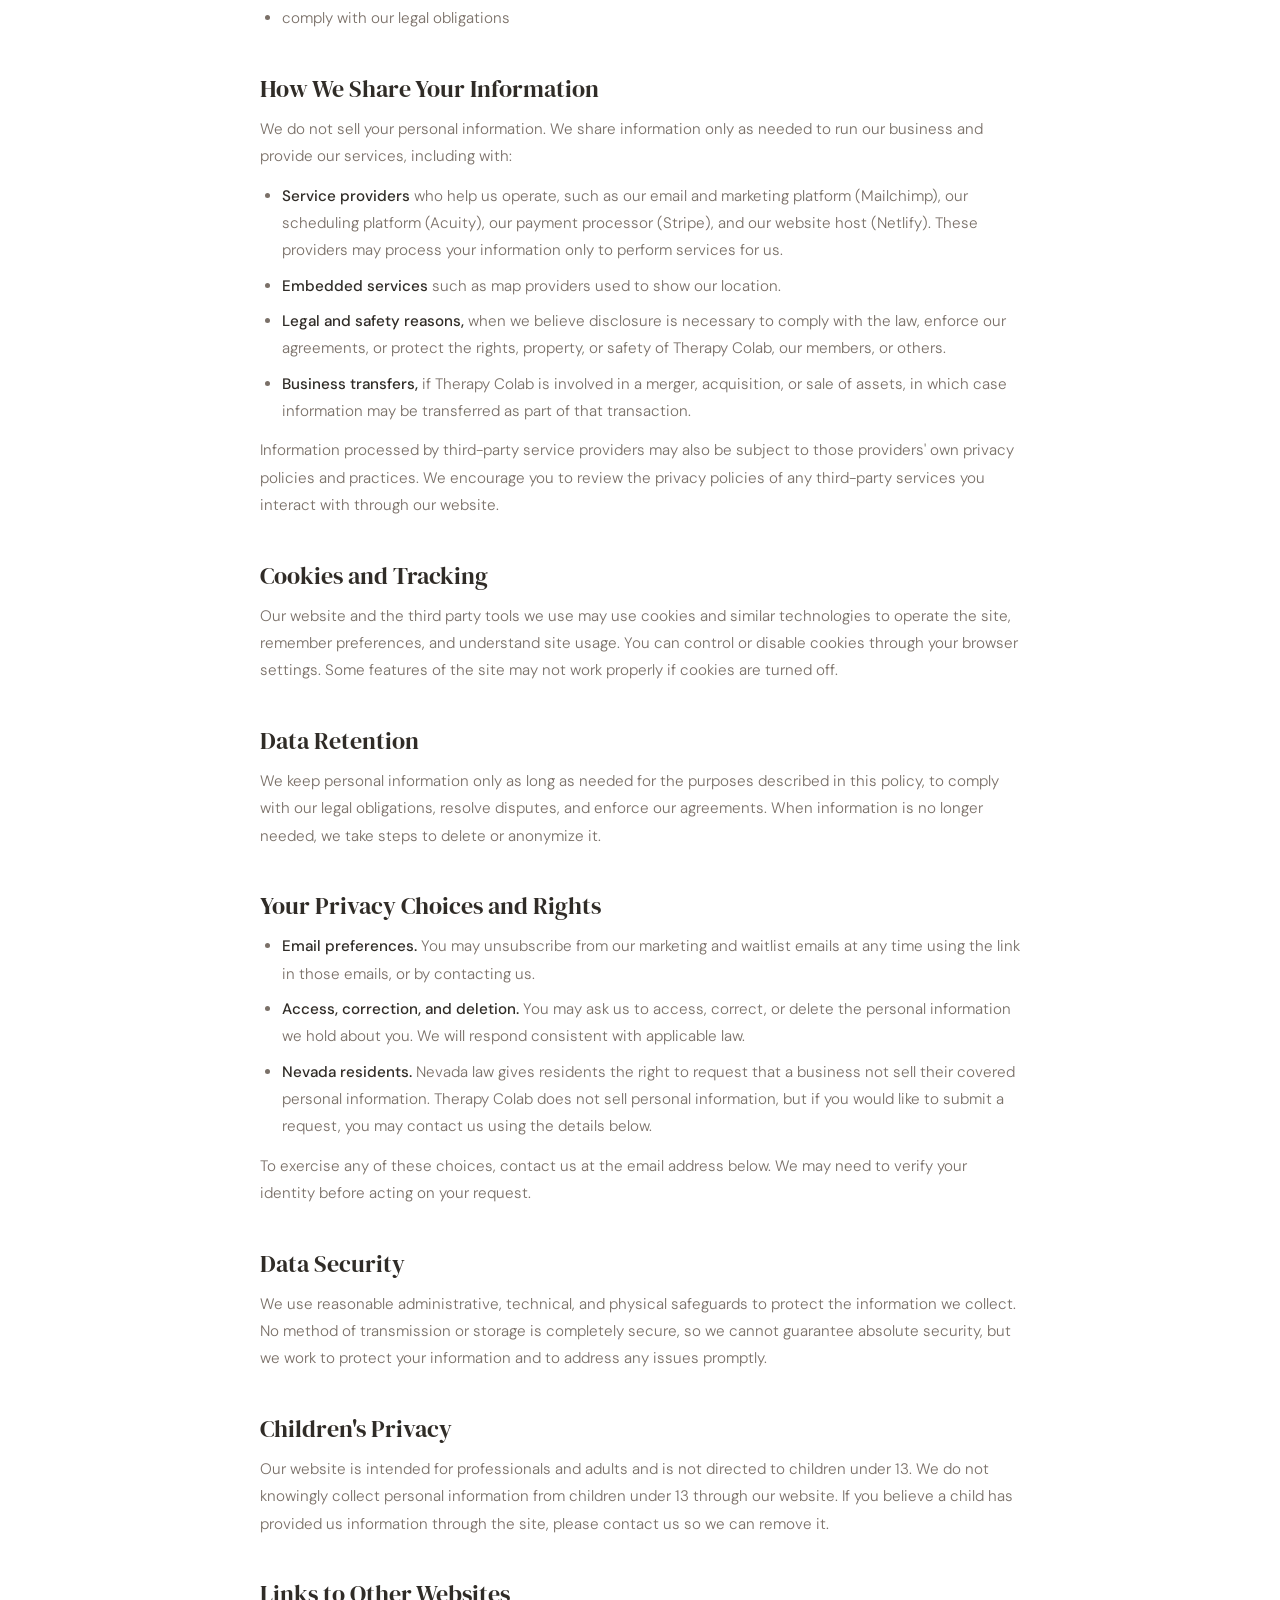
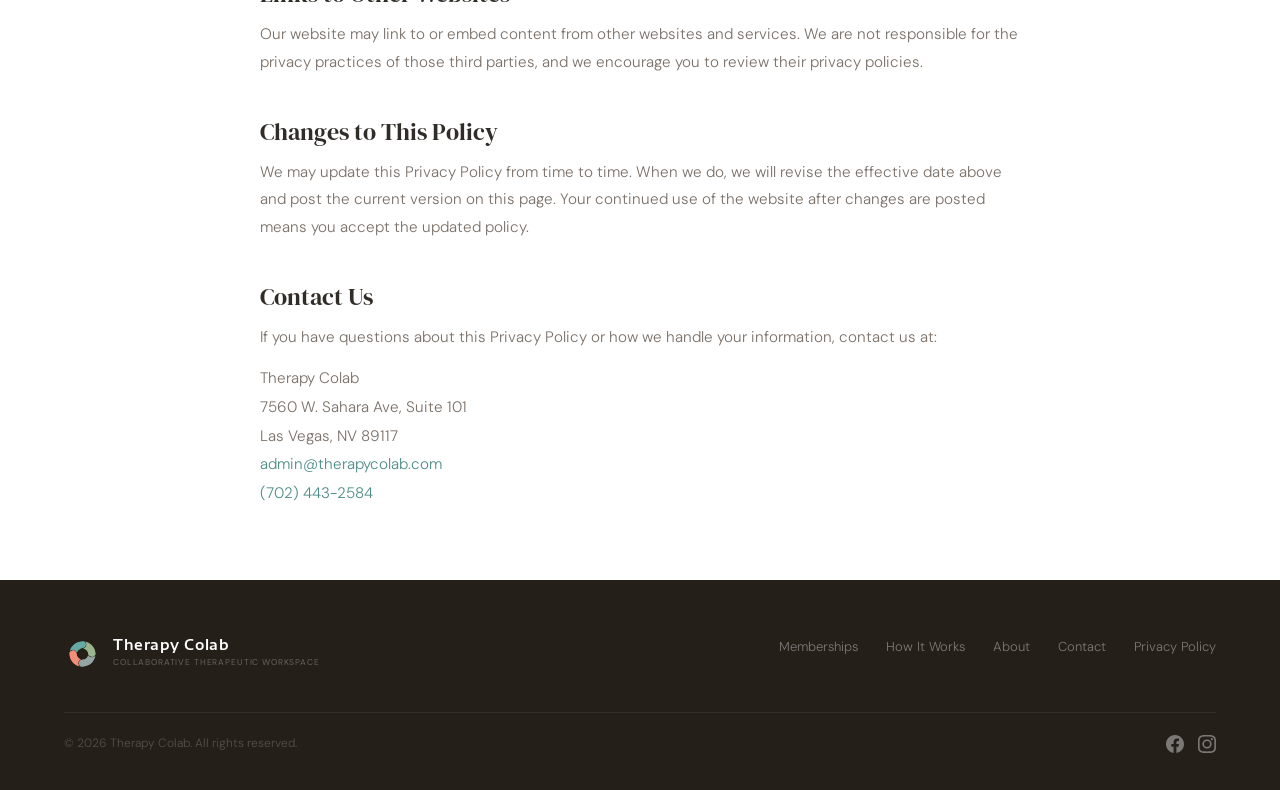
<file: privacy-policy.html>
<!DOCTYPE html>
<html lang="en">
<head>
  <meta charset="UTF-8" />
  <meta name="viewport" content="width=device-width, initial-scale=1.0" />
  <title>Privacy Policy — Therapy Colab</title>
  <meta name="description" content="Therapy Colab privacy policy — how we collect, use, and protect your information." />

  <!-- Favicon -->
  <link rel="icon" type="image/svg+xml" href="assets/logo-icon.svg" />
  <link rel="shortcut icon" href="assets/logo-icon.svg" />

  <link rel="stylesheet" href="styles.css" />

  <link rel="preconnect" href="https://fonts.googleapis.com" />
  <link rel="preconnect" href="https://fonts.gstatic.com" crossorigin />

  <style>
    /* Match body bg to footer so no beige bleed after footer */
    body { background: #251F1A; }

    /* ── HERO ── */
    .page-hero {
      padding: 48px 24px;
      background: var(--dark);
      text-align: center;
    }
    .page-hero__inner { max-width: 600px; margin: 0 auto; }
    .page-hero .eyebrow { color: var(--orange); }
    .page-hero h1 { color: var(--white); margin-bottom: 12px; }
    .page-hero__sub {
      font-size: 1rem; font-weight: 300;
      color: rgba(255,255,255,0.55);
      line-height: 1.7; margin: 0;
    }

    /* ── POLICY BODY ── */
    .policy-section {
      padding: var(--section-py) 5%;
      background: #ffffff;
    }
    .policy-inner {
      max-width: 760px;
      margin: 0 auto;
    }

    .policy-meta {
      font-size: 0.75rem;
      font-weight: 600;
      letter-spacing: 0.12em;
      text-transform: uppercase;
      color: var(--muted);
      margin-bottom: 40px;
      padding-bottom: 16px;
      border-bottom: 1px solid var(--border);
    }
    .policy-meta__pending { color: var(--orange); font-weight: 700; }

    .policy-block {
      margin-bottom: 40px;
    }
    .policy-block:last-child { margin-bottom: 0; }

    .policy-block h2 {
      font-family: var(--font-serif);
      font-size: clamp(1.25rem, 2vw, 1.5rem);
      color: var(--text);
      margin: 0 0 12px;
      line-height: 1.3;
    }

    .policy-block p {
      font-size: 0.95rem;
      color: var(--muted);
      line-height: 1.8;
      font-weight: 300;
      margin: 0 0 12px;
    }
    .policy-block p:last-child { margin-bottom: 0; }

    .policy-block ul {
      margin: 0 0 12px;
      padding-left: 22px;
      list-style: disc;
    }
    .policy-block li {
      font-size: 0.95rem;
      color: var(--muted);
      line-height: 1.8;
      font-weight: 300;
      margin: 0 0 8px;
    }
    .policy-block li:last-child { margin-bottom: 0; }
    .policy-block strong { color: var(--text); font-weight: 500; }
    .policy-block a { color: var(--sage-dk); }

    .policy-address {
      font-style: normal;
      font-size: 0.95rem;
      color: var(--muted);
      line-height: 1.9;
      font-weight: 300;
    }

    /* ── RESPONSIVE ── */
    @media (max-width: 600px) {
      .policy-section { padding: 48px 6%; }
      .policy-block { margin-bottom: 32px; }
    }
  </style>
</head>
<body>

<!-- Custom cursor -->
<div id="cursor-ring"></div>
<div id="cursor-dot"></div>

<!-- ── NAV ─────────────────────────────────────────────────── -->
<header class="wf-nav" role="banner">
  <div class="wf-nav__inner">
    <a href="index.html" class="wf-nav__brand" aria-label="Therapy Colab — home">
      <img class="wf-nav__logo-icon" src="assets/logo-icon.svg" alt="Therapy Colab icon" width="40" height="40" />
      <div class="wf-nav__brand-text">
        <span class="wf-nav__wordmark">Therapy Colab</span>
        <span class="wf-nav__tagline">Collaborative Therapeutic Workspace</span>
      </div>
    </a>
    <nav class="wf-nav__links" id="nav-links" aria-label="Primary navigation">
      <a href="index.html">Home</a>
      <a href="memberships.html">Memberships</a>
      <a href="how-it-works.html">How It Works</a>
      <a href="about.html">About</a>
      <a href="contact.html">Contact</a>
      <div class="wf-nav__mobile-cta"><a href="https://app.acuityscheduling.com/schedule.php?owner=39277070&amp;appointmentType=92964245" target="_blank" rel="noopener" class="btn btn-primary" style="display:block;text-align:center;">Book a Tour</a></div>
    </nav>
    <div class="wf-nav__cta">
      <a href="https://app.acuityscheduling.com/schedule.php?owner=39277070&amp;appointmentType=92964245" target="_blank" rel="noopener" class="btn btn-primary">Book a Tour</a>
    </div>
    <button class="wf-nav__hamburger" id="nav-toggle" aria-label="Toggle navigation" aria-expanded="false" aria-controls="nav-links">
      <span></span><span></span><span></span>
    </button>
  </div>
</header>

<main>

<!-- ── HERO ─────────────────────────────────────────────────── -->
<section class="page-hero" aria-labelledby="hero-heading">
  <div class="page-hero__inner">
    <span class="eyebrow">Legal</span>
    <h1 id="hero-heading">Privacy Policy</h1>
    <p class="page-hero__sub">How we collect, use, and protect the information you share with us.</p>
  </div>
</section>

<!-- ── POLICY BODY ─────────────────────────────────────────── -->
<section class="policy-section" aria-labelledby="policy-heading">
  <div class="policy-inner">

    <p class="policy-meta">Effective date: July 15, 2026</p>

    <div class="policy-block">
      <p>Therapy Colab ("Therapy Colab," "we," "us," or "our") respects your privacy and is committed to protecting the information you share with us. This Privacy Policy explains what information we collect through our website, how we use and protect it, and the choices you have. It applies to visitors to our website, prospective and current members, and anyone who contacts us or schedules a tour.</p>
      <p>This policy covers our website and the information collected through it. It does not cover the separate clinical records that an independent provider operating at Therapy Colab may maintain for their own clients, which are governed by that provider's own privacy practices and applicable law.</p>
    </div>

    <div class="policy-block">
      <h2>Acceptance of This Privacy Policy</h2>
      <p>By accessing or using our website, you acknowledge that you have read and understand this Privacy Policy. By continuing to use the website, you agree to the collection, use, and disclosure of your information as described in this Privacy Policy.</p>
    </div>

    <div class="policy-block">
      <h2>Therapy Colab Is a Workspace Provider</h2>
      <p>Therapy Colab provides office space and related services to independent providers. Therapy Colab does not supervise, direct, control, or assume responsibility for the professional services provided by independent providers operating at the facility. Therapy Colab does not provide therapy services and does not establish a therapist-client relationship with website users.</p>
    </div>

    <div class="policy-block">
      <h2>Information We Collect</h2>
      <p><strong>Information you provide to us.</strong> When you fill out a form, request a tour, ask about membership, or join our email list, we may collect your name, email address, phone number, and any details you include in your message. If you become a member, we may also collect business and billing information needed to set up and manage your membership.</p>
      <p><strong>Information collected automatically.</strong> When you visit our website, certain information is collected automatically, such as your IP address, browser type, device information, the pages you view, and the dates and times of your visits. This information helps us understand how the site is used and keep it secure.</p>
    </div>

    <div class="policy-block">
      <h2>How We Use Your Information</h2>
      <p>We use the information we collect to:</p>
      <ul>
        <li>respond to your inquiries and schedule tours</li>
        <li>review membership applications and manage memberships</li>
        <li>send you updates you have requested, such as waitlist and availability notices</li>
        <li>operate, maintain, and improve our website</li>
        <li>protect the security and integrity of our site and our business</li>
        <li>comply with our legal obligations</li>
      </ul>
    </div>

    <div class="policy-block">
      <h2>How We Share Your Information</h2>
      <p>We do not sell your personal information. We share information only as needed to run our business and provide our services, including with:</p>
      <ul>
        <li><strong>Service providers</strong> who help us operate, such as our email and marketing platform (Mailchimp), our scheduling platform (Acuity), our payment processor (Stripe), and our website host (Netlify). These providers may process your information only to perform services for us.</li>
        <li><strong>Embedded services</strong> such as map providers used to show our location.</li>
        <li><strong>Legal and safety reasons,</strong> when we believe disclosure is necessary to comply with the law, enforce our agreements, or protect the rights, property, or safety of Therapy Colab, our members, or others.</li>
        <li><strong>Business transfers,</strong> if Therapy Colab is involved in a merger, acquisition, or sale of assets, in which case information may be transferred as part of that transaction.</li>
      </ul>
      <p>Information processed by third-party service providers may also be subject to those providers' own privacy policies and practices. We encourage you to review the privacy policies of any third-party services you interact with through our website.</p>
    </div>

    <div class="policy-block">
      <h2>Cookies and Tracking</h2>
      <p>Our website and the third party tools we use may use cookies and similar technologies to operate the site, remember preferences, and understand site usage. You can control or disable cookies through your browser settings. Some features of the site may not work properly if cookies are turned off.</p>
    </div>

    <div class="policy-block">
      <h2>Data Retention</h2>
      <p>We keep personal information only as long as needed for the purposes described in this policy, to comply with our legal obligations, resolve disputes, and enforce our agreements. When information is no longer needed, we take steps to delete or anonymize it.</p>
    </div>

    <div class="policy-block">
      <h2>Your Privacy Choices and Rights</h2>
      <ul>
        <li><strong>Email preferences.</strong> You may unsubscribe from our marketing and waitlist emails at any time using the link in those emails, or by contacting us.</li>
        <li><strong>Access, correction, and deletion.</strong> You may ask us to access, correct, or delete the personal information we hold about you. We will respond consistent with applicable law.</li>
        <li><strong>Nevada residents.</strong> Nevada law gives residents the right to request that a business not sell their covered personal information. Therapy Colab does not sell personal information, but if you would like to submit a request, you may contact us using the details below.</li>
      </ul>
      <p>To exercise any of these choices, contact us at the email address below. We may need to verify your identity before acting on your request.</p>
    </div>

    <div class="policy-block">
      <h2>Data Security</h2>
      <p>We use reasonable administrative, technical, and physical safeguards to protect the information we collect. No method of transmission or storage is completely secure, so we cannot guarantee absolute security, but we work to protect your information and to address any issues promptly.</p>
    </div>

    <div class="policy-block">
      <h2>Children's Privacy</h2>
      <p>Our website is intended for professionals and adults and is not directed to children under 13. We do not knowingly collect personal information from children under 13 through our website. If you believe a child has provided us information through the site, please contact us so we can remove it.</p>
    </div>

    <div class="policy-block">
      <h2>Links to Other Websites</h2>
      <p>Our website may link to or embed content from other websites and services. We are not responsible for the privacy practices of those third parties, and we encourage you to review their privacy policies.</p>
    </div>

    <div class="policy-block">
      <h2>Changes to This Policy</h2>
      <p>We may update this Privacy Policy from time to time. When we do, we will revise the effective date above and post the current version on this page. Your continued use of the website after changes are posted means you accept the updated policy.</p>
    </div>

    <div class="policy-block">
      <h2>Contact Us</h2>
      <p>If you have questions about this Privacy Policy or how we handle your information, contact us at:</p>
      <address class="policy-address">
        Therapy Colab<br />
        7560 W. Sahara Ave, Suite 101<br />
        Las Vegas, NV 89117<br />
        <a href="mailto:admin@therapycolab.com">admin@therapycolab.com</a><br />
        <a href="tel:+17024432584">(702) 443-2584</a>
      </address>
    </div>

  </div>
</section>

</main>

<!-- ── FOOTER ───────────────────────────────────────────────── -->
<footer class="page-footer" role="contentinfo">
  <div class="page-footer__inner">
    <a href="index.html" class="page-footer__brand" aria-label="Therapy Colab — home">
      <img class="page-footer__logo-icon" src="assets/logo-icon.svg" alt="Therapy Colab" />
      <div class="page-footer__brand-text">
        <span class="page-footer__wordmark">Therapy Colab</span>
        <span class="page-footer__tagline">Collaborative Therapeutic Workspace</span>
      </div>
    </a>
    <nav class="page-footer__nav" aria-label="Footer navigation">
      <a href="memberships.html">Memberships</a>
      <a href="how-it-works.html">How It Works</a>
      <a href="about.html">About</a>
      <a href="contact.html">Contact</a>
      <a href="privacy-policy.html">Privacy Policy</a>
    </nav>
  </div>
  <div class="page-footer__rule"></div>
  <div class="page-footer__bottom">
    <p class="page-footer__copy">&copy; <span id="footer-year">2026</span> Therapy Colab. All rights reserved.</p>
    <div class="page-footer__social">
      <a href="https://www.facebook.com/therapycolab" target="_blank" rel="noopener" aria-label="Therapy Colab on Facebook">
        <svg viewBox="0 0 24 24" aria-hidden="true"><path d="M24 12.07C24 5.4 18.63 0 12 0S0 5.4 0 12.07c0 6.03 4.39 11.03 10.13 11.93v-8.44H7.08v-3.49h3.05V9.41c0-3.02 1.79-4.69 4.53-4.69 1.31 0 2.69.24 2.69.24v2.97h-1.52c-1.49 0-1.96.93-1.96 1.89v2.26h3.33l-.53 3.49h-2.8v8.44C19.61 23.1 24 18.1 24 12.07z"/></svg>
      </a>
      <a href="https://www.instagram.com/therapycolab" target="_blank" rel="noopener" aria-label="Therapy Colab on Instagram">
        <svg viewBox="0 0 24 24" aria-hidden="true"><path d="M12 2.16c3.2 0 3.58.01 4.85.07 1.17.05 1.8.25 2.23.41.56.22.96.48 1.38.9.42.42.68.82.9 1.38.16.42.36 1.06.41 2.23.06 1.27.07 1.65.07 4.85s-.01 3.58-.07 4.85c-.05 1.17-.25 1.8-.41 2.23-.22.56-.48.96-.9 1.38-.42.42-.82.68-1.38.9-.42.16-1.06.36-2.23.41-1.27.06-1.65.07-4.85.07s-3.58-.01-4.85-.07c-1.17-.05-1.8-.25-2.23-.41-.56-.22-.96-.48-1.38-.9-.42-.42-.68-.82-.9-1.38-.16-.42-.36-1.06-.41-2.23-.06-1.27-.07-1.65-.07-4.85s.01-3.58.07-4.85c.05-1.17.25-1.8.41-2.23.22-.56.48-.96.9-1.38.42-.42.82-.68 1.38-.9.42-.16 1.06-.36 2.23-.41 1.27-.06 1.65-.07 4.85-.07zM12 0C8.74 0 8.33.01 7.05.07 5.78.13 4.9.33 4.14.63c-.79.31-1.46.72-2.13 1.38C1.35 2.68.94 3.35.63 4.14.33 4.9.13 5.78.07 7.05.01 8.33 0 8.74 0 12s.01 3.67.07 4.95c.06 1.27.26 2.15.56 2.91.31.79.72 1.46 1.38 2.13.67.66 1.34 1.07 2.13 1.38.76.3 1.64.5 2.91.56C8.33 23.99 8.74 24 12 24s3.67-.01 4.95-.07c1.27-.06 2.15-.26 2.91-.56.79-.31 1.46-.72 2.13-1.38.66-.67 1.07-1.34 1.38-2.13.3-.76.5-1.64.56-2.91.06-1.28.07-1.69.07-4.95s-.01-3.67-.07-4.95c-.06-1.27-.26-2.15-.56-2.91-.31-.79-.72-1.46-1.38-2.13-.67-.66-1.34-1.07-2.13-1.38-.76-.3-1.64-.5-2.91-.56C15.67.01 15.26 0 12 0z"/><path d="M12 5.84A6.16 6.16 0 1 0 18.16 12 6.16 6.16 0 0 0 12 5.84zM12 16a4 4 0 1 1 4-4 4 4 0 0 1-4 4z"/><circle cx="18.41" cy="5.59" r="1.44"/></svg>
      </a>
    </div>
  </div>
</footer>

<script>
  var fy = document.getElementById('footer-year');
  if (fy) fy.textContent = new Date().getFullYear();

  var toggle = document.getElementById('nav-toggle');
  var links  = document.getElementById('nav-links');
  if (toggle && links) {
    toggle.addEventListener('click', function() {
      var open = links.classList.toggle('open');
      toggle.setAttribute('aria-expanded', open ? 'true' : 'false');
    });
    document.addEventListener('click', function(e) {
      if (!toggle.contains(e.target) && !links.contains(e.target)) {
        links.classList.remove('open');
        toggle.setAttribute('aria-expanded', 'false');
      }
    });
  }

  var ring = document.getElementById('cursor-ring');
  var dot  = document.getElementById('cursor-dot');
  if (ring && dot) {
    var mx = 0, my = 0, rx = 0, ry = 0;
    document.addEventListener('mousemove', function(e) {
      mx = e.clientX; my = e.clientY;
      dot.style.left = mx + 'px'; dot.style.top = my + 'px';
    });
    (function tick() {
      rx += (mx - rx) * 0.14; ry += (my - ry) * 0.14;
      ring.style.left = rx + 'px'; ring.style.top = ry + 'px';
      requestAnimationFrame(tick);
    })();
    document.querySelectorAll('a, button').forEach(function(el) {
      el.addEventListener('mouseenter', function() { document.body.classList.add('hovering'); });
      el.addEventListener('mouseleave', function() { document.body.classList.remove('hovering'); });
    });
    document.addEventListener('mousedown', function() { document.body.classList.add('clicking'); });
    document.addEventListener('mouseup',   function() { document.body.classList.remove('clicking'); });
  }
</script>

</body>
</html>
</file>
<file: styles.css>
/* ============================================================
   Therapy Colab — shared stylesheet
   ============================================================ */

/* ── Google Fonts ── */
@import url('https://fonts.googleapis.com/css2?family=DM+Serif+Display:ital@0;1&family=DM+Sans:ital,opsz,wght@0,9..40,300;0,9..40,400;0,9..40,500;0,9..40,600;1,9..40,400&family=Encode+Sans+Expanded:wght@400;600;700&display=swap');

/* ── Custom Properties ── */
:root {
  --bg:        #F5F0E8;
  --surf:      #EAE2D6;
  --border:    #D8CCBE;
  --sage:      #5C9F99;
  --sage-dk:   #4D8D87;
  --orange:    #E17563;
  --text:      #302C27;
  --muted:     #7A7068;
  --white:     #fff;
  --dark:      #251F1A;

  --font-serif: 'DM Serif Display', Georgia, serif;
  --font-sans:  'DM Sans', system-ui, sans-serif;
  --font-logo:  'Encode Sans Expanded', system-ui, sans-serif;

  --radius:    6px;
  --shadow:    0 2px 12px rgba(48, 44, 39, 0.08);
  --shadow-lg: 0 8px 32px rgba(48, 44, 39, 0.12);
  --transition: 0.2s ease;

  --max-w: 1200px;
  --section-py: 72px;
}

/* ── Custom Cursor ── */
body, a, button { cursor: none; }
#cursor-ring {
  position: fixed; top: 0; left: 0; z-index: 9999; pointer-events: none;
  width: 36px; height: 36px; border-radius: 50%;
  border: 1.5px solid var(--sage);
  transform: translate(-50%, -50%);
  transition: transform 0.12s ease, width 0.2s ease, height 0.2s ease, background 0.2s ease;
  will-change: left, top;
}
#cursor-dot {
  position: fixed; top: 0; left: 0; z-index: 10000; pointer-events: none;
  width: 6px; height: 6px; border-radius: 50%;
  background: var(--sage);
  transform: translate(-50%, -50%);
  transition: transform 0.05s ease, opacity 0.2s ease;
  will-change: left, top;
}
body.hovering #cursor-ring { width: 56px; height: 56px; background: rgba(92,159,153,0.1); }
body.hovering #cursor-dot  { opacity: 0; transform: translate(-50%,-50%) scale(0); }
body.clicking #cursor-ring { width: 28px; height: 28px; background: rgba(92,159,153,0.2); }

/* ── Reset ── */
*, *::before, *::after { box-sizing: border-box; margin: 0; padding: 0; }

html {
  scroll-behavior: smooth;
  font-size: 16px;
  overflow-x: clip;
}

body {
  font-family: var(--font-sans);
  font-weight: 300;
  background: var(--bg);
  color: var(--text);
  line-height: 1.75;
  -webkit-font-smoothing: antialiased;
}

img, svg { display: block; max-width: 100%; }

a {
  color: var(--sage);
  text-decoration: none;
  transition: color var(--transition);
}
a:hover { color: var(--sage-dk); }

ul, ol { list-style: none; }

/* ── Typography ── */
h1, h2, h3, h4 {
  font-family: var(--font-serif);
  font-weight: 400;
  line-height: 1.15;
  color: var(--text);
}

h1 { font-size: clamp(2rem, 4vw, 3rem); }
h2 { font-size: clamp(1.5rem, 2.8vw, 2.2rem); }
h3 { font-size: clamp(1.1rem, 1.8vw, 1.4rem); }
h4 { font-size: 1.05rem; }

p { margin-bottom: 1rem; }
p:last-child { margin-bottom: 0; }

.lead {
  font-size: 1.125rem;
  color: var(--muted);
  line-height: 1.7;
}

strong { font-weight: 600; }

/* ── Layout Helpers ── */
.section {
  padding: var(--section-py) 24px;
}

.section-inner {
  max-width: var(--max-w);
  margin: 0 auto;
}

.section--surf { background: var(--surf); }
.section--dark { background: var(--dark); color: var(--white); }
.section--dark h1,
.section--dark h2,
.section--dark h3,
.section--dark h4 { color: var(--white); }

.text-center { text-align: center; }
.text-muted   { color: var(--muted); }
.text-sage    { color: var(--sage); }
.text-orange  { color: var(--orange); }

/* Screen-reader only — visually hidden */
.sr-only {
  position: absolute;
  width: 1px; height: 1px;
  padding: 0; margin: -1px;
  overflow: hidden;
  clip: rect(0,0,0,0);
  white-space: nowrap;
  border: 0;
}

/* ── Eyebrow ── */
.eyebrow {
  display: inline-flex;
  align-items: center;
  gap: 10px;
  font-family: var(--font-sans);
  font-size: 0.75rem;
  font-weight: 600;
  letter-spacing: 0.1em;
  text-transform: uppercase;
  color: var(--orange);
  margin-bottom: 16px;
}
.eyebrow::before {
  content: '';
  display: block;
  width: 32px;
  height: 2px;
  background: var(--orange);
  flex-shrink: 0;
}

/* ── Buttons ── */
.btn {
  display: inline-flex;
  align-items: center;
  justify-content: center;
  gap: 8px;
  padding: 12px 28px;
  border-radius: 3px;
  font-family: var(--font-sans);
  font-size: 0.6875rem;
  font-weight: 500;
  letter-spacing: 0.1em;
  text-transform: uppercase;
  cursor: pointer;
  border: 1px solid transparent;
  transition: background var(--transition), color var(--transition), border-color var(--transition);
  text-decoration: none;
  line-height: 1;
  white-space: nowrap;
}
.btn:hover { opacity: 0.88; }

.btn-primary {
  background: var(--sage);
  color: var(--white);
  border-color: var(--sage);
}
.btn-primary:hover { background: var(--sage-dk); border-color: var(--sage-dk); opacity: 1; color: var(--white); }

.btn-secondary {
  background: transparent;
  color: var(--text);
  border-color: var(--border);
}
.btn-secondary:hover { border-color: var(--text); opacity: 1; }

.btn-white {
  background: transparent;
  color: var(--white);
  border-color: rgba(255,255,255,0.3);
}
.btn-white:hover { border-color: rgba(255,255,255,0.7); opacity: 1; }

.btn-group {
  display: flex;
  flex-wrap: wrap;
  gap: 14px;
  align-items: center;
}

/* ── Navigation ── */
.wf-nav {
  position: sticky;
  top: 0;
  z-index: 100;
  background: #ffffff;
  border-bottom: 1px solid var(--border);
  padding: 0 24px;
}

.wf-nav__inner {
  max-width: var(--max-w);
  margin: 0 auto;
  display: flex;
  align-items: center;
  justify-content: space-between;
  height: 72px;
  gap: 24px;
}

.wf-nav__brand {
  display: flex;
  align-items: center;
  gap: 12px;
  text-decoration: none;
  flex-shrink: 0;
}

.wf-nav__logo-icon {
  width: 40px;
  height: 40px;
  flex-shrink: 0;
}

.wf-nav__brand-text {
  display: flex;
  flex-direction: column;
  gap: 1px;
}

.wf-nav__wordmark {
  font-family: var(--font-logo);
  font-weight: 600;
  font-size: 0.875rem;
  color: var(--text);
  line-height: 1.2;
  letter-spacing: 0.04em;
}

.wf-nav__tagline {
  font-family: var(--font-sans);
  font-size: 0.65rem;
  font-weight: 400;
  color: var(--muted);
  letter-spacing: 0.04em;
  line-height: 1;
}

.wf-nav__links {
  display: flex;
  align-items: center;
  gap: 6px;
  flex: 1;
  justify-content: center;
}

.wf-nav__links a {
  font-family: var(--font-sans);
  font-size: 0.7rem;
  font-weight: 500;
  letter-spacing: 0.09em;
  text-transform: uppercase;
  color: var(--muted);
  padding: 6px 14px;
  transition: color var(--transition);
  text-decoration: none;
  white-space: nowrap;
}
.wf-nav__links a:hover { color: var(--text); }
.wf-nav__links a.active { color: var(--text); }

.wf-nav__cta {
  flex-shrink: 0;
}

/* Mobile-only CTA — hidden on desktop */
.wf-nav__mobile-cta { display: none; }

/* Hamburger — hidden on desktop */
.wf-nav__hamburger {
  display: none;
  background: none;
  border: none;
  cursor: pointer;
  padding: 8px;
  flex-direction: column;
  gap: 5px;
}
.wf-nav__hamburger span {
  display: block;
  width: 22px;
  height: 2px;
  background: var(--text);
  border-radius: 2px;
  transition: transform var(--transition), opacity var(--transition);
}

/* ── Footer ── */
.page-footer {
  background: var(--dark);
  padding: 56px 5% 36px;
}

.page-footer__inner {
  max-width: var(--max-w);
  margin: 0 auto;
  display: flex;
  justify-content: space-between;
  align-items: flex-start;
  flex-wrap: wrap;
  gap: 32px;
  margin-bottom: 40px;
}

.page-footer__brand {
  display: flex;
  align-items: center;
  gap: 12px;
  text-decoration: none;
}

.page-footer__logo-icon {
  height: 36px;
  width: auto;
  flex-shrink: 0;
}

.page-footer__brand-text {
  display: flex;
  flex-direction: column;
  gap: 2px;
}

.page-footer__wordmark {
  font-family: var(--font-logo);
  font-weight: 600;
  font-size: 0.875rem;
  color: var(--white);
  letter-spacing: 0.04em;
  line-height: 1.2;
}

.page-footer__tagline {
  font-size: 0.53rem;
  letter-spacing: 0.1em;
  text-transform: uppercase;
  color: rgba(255,255,255,0.3);
  font-weight: 400;
}

.page-footer__nav {
  display: flex;
  flex-wrap: wrap;
  gap: 8px 28px;
  align-items: center;
}

.page-footer__nav a {
  font-size: 0.8125rem;
  color: rgba(255,255,255,0.4);
  transition: color var(--transition);
  text-decoration: none;
}
.page-footer__nav a:hover { color: rgba(255,255,255,0.85); }

.page-footer__rule {
  max-width: var(--max-w);
  margin: 0 auto 20px;
  height: 1px;
  background: rgba(255,255,255,0.07);
}

.page-footer__bottom {
  max-width: var(--max-w);
  margin: 0 auto;
  display: flex;
  justify-content: space-between;
  align-items: center;
  gap: 16px;
}

.page-footer__copy {
  font-size: 0.75rem;
  color: rgba(255,255,255,0.22);
  margin: 0;
}

.page-footer__social {
  display: flex;
  align-items: center;
  gap: 14px;
}
.page-footer__social a {
  display: inline-flex;
  color: rgba(255,255,255,0.4);
  transition: color var(--transition);
}
.page-footer__social a:hover { color: var(--sage); }
.page-footer__social svg {
  width: 18px;
  height: 18px;
  display: block;
  fill: currentColor;
}

/* ── Hero ── */
.hero {
  background: #ffffff;
  border-bottom: 1px solid var(--border);
  overflow: hidden;
}

.hero__inner {
  width: 100%;
  display: grid;
  grid-template-columns: 1fr 1fr;
  gap: 0;
  align-items: stretch;
  min-height: 54vh;
}

.hero__content {
  display: flex;
  flex-direction: column;
  justify-content: center;
  padding: 56px 6% 56px 5%;
  border-right: 1px solid var(--border);
}

.hero__title {
  margin-bottom: 24px;
  font-size: clamp(2.2rem, 4.5vw, 3.5rem);
}

.hero__title em {
  font-style: italic;
  color: var(--sage);
}

.hero__body {
  font-size: 1rem;
  color: var(--muted);
  margin-bottom: 40px;
  line-height: 1.9;
  font-weight: 300;
  max-width: 480px;
}

.hero__photo {
  overflow: hidden;
  background: var(--surf);
  display: flex;
  align-items: center;
  justify-content: center;
  min-height: 480px;
}

.hero__photo img {
  width: 100%;
  height: 100%;
  object-fit: cover;
  object-position: center center;
  display: block;
}

.hero__photo-placeholder {
  color: var(--border);
  font-size: 0.875rem;
  font-family: var(--font-sans);
  text-align: center;
  padding: 24px;
  letter-spacing: 0.02em;
}

/* ── About Section ── */
.about__grid {
  display: grid;
  grid-template-columns: 1fr 1fr;
  gap: 64px;
  align-items: start;
}

.about__heading { }

.about__body { color: var(--muted); line-height: 1.75; }

/* ── Who It's For ── */
.who__grid {
  display: grid;
  grid-template-columns: 1fr 1fr;
  gap: 2px;
  border: 1px solid var(--border);
  border-radius: 12px;
  overflow: hidden;
  margin-top: 48px;
}

.who__item {
  background: var(--bg);
  padding: 40px 36px;
  border: 1px solid var(--border);
}

/* Featured full-width card (Behavior Analysts & ABA Providers) */
.who__item--featured { grid-column: 1 / -1; }

.who__item--sage .who__item-heading { color: var(--sage); }

.who__item-heading {
  font-family: var(--font-serif);
  font-size: 1.25rem;
  margin-bottom: 12px;
  color: var(--dark);
}

.who__item-body {
  font-size: 0.9375rem;
  color: var(--muted);
  line-height: 1.65;
}

/* ── Why Section ── */
.why__intro {
  display: grid;
  grid-template-columns: 1fr 1fr;
  gap: 48px;
  align-items: end;
  margin-bottom: 56px;
}

.why__grid {
  display: grid;
  grid-template-columns: repeat(3, 1fr);
  gap: 0;
}

.why__item {
  padding: 36px 32px;
  border-top: 3px solid var(--sage);
  background: var(--surf);
  border-right: 1px solid var(--border);
  border-bottom: 1px solid var(--border);
}
.why__item:last-child { border-right: none; }
.why__item:nth-child(4) { border-right: 1px solid var(--border); }

.why__row-2 {
  display: grid;
  grid-template-columns: repeat(2, 1fr);
  gap: 0;
}
.why__row-2 .why__item:last-child { border-right: none; }

.why__item-number {
  font-family: var(--font-logo);
  font-size: 0.7rem;
  font-weight: 700;
  letter-spacing: 0.1em;
  color: var(--sage);
  text-transform: uppercase;
  margin-bottom: 12px;
}

.why__item-heading {
  font-family: var(--font-serif);
  font-size: 1.1rem;
  margin-bottom: 10px;
  color: var(--dark);
}

.why__item-body {
  font-size: 0.9rem;
  color: var(--muted);
  line-height: 1.6;
}

/* ── Feature Split ── */
.feature {
  display: grid;
  grid-template-columns: 1fr 1fr;
  align-items: stretch;
  min-height: 520px;
}

.feature__photo {
  background: var(--surf);
  display: flex;
  align-items: center;
  justify-content: center;
  min-height: 480px;
  overflow: hidden;
}

.feature__photo img {
  width: 100%; height: 100%;
  object-fit: cover; display: block;
}

.feature__content {
  background: #ffffff;
  padding: 80px 5%;
  display: flex;
  flex-direction: column;
  justify-content: center;
}

.feature__body {
  color: var(--muted);
  line-height: 1.85;
  margin-bottom: 28px;
  font-weight: 300;
  max-width: 480px;
}

/* ── Membership Cards ── */
.memberships__intro {
  display: flex;
  align-items: flex-end;
  justify-content: space-between;
  flex-wrap: wrap;
  gap: 20px;
  margin-bottom: 48px;
}
.memberships__intro h2 { margin: 0; }
.memberships__intro p { color: var(--muted); font-size: 0.9375rem; max-width: 360px; line-height: 1.7; margin: 0; }

.membership-cards {
  display: grid;
  grid-template-columns: repeat(4, 1fr);
  gap: 16px;
  align-items: stretch;
}

.membership-card {
  background: var(--white);
  border: 1px solid var(--border);
  border-radius: 8px;
  padding: 32px 28px;
  display: flex;
  flex-direction: column;
  transition: transform var(--transition), box-shadow var(--transition);
  position: relative;
}
.membership-card:hover { transform: translateY(-3px); box-shadow: var(--shadow-lg); }

.membership-card--highlight {
  background: var(--sage);
  border-color: var(--sage);
}

.membership-card__popular {
  font-size: 0.6875rem;
  letter-spacing: 0.12em;
  text-transform: uppercase;
  color: var(--orange);
  font-weight: 500;
  margin-bottom: 16px;
  display: block;
  min-height: 14px;
}
.membership-card--highlight .membership-card__popular { color: rgba(255,255,255,0.65); }

.membership-card h3 {
  font-family: var(--font-serif);
  font-size: 1.35rem;
  color: var(--text);
  margin-bottom: 4px;
}
.membership-card--highlight h3 { color: var(--white); }

.membership-card__hours {
  font-size: 0.8125rem;
  color: var(--muted);
  margin-bottom: 20px;
}
.membership-card--highlight .membership-card__hours { color: rgba(255,255,255,0.6); }

.membership-card__price {
  font-family: var(--font-serif);
  font-size: 2.5rem;
  color: var(--text);
  line-height: 1;
}
.membership-card--highlight .membership-card__price { color: var(--white); }

.membership-card__price-unit {
  font-size: 0.75rem;
  color: var(--muted);
  margin-top: 6px;
  margin-bottom: 20px;
}
.membership-card--highlight .membership-card__price-unit { color: rgba(255,255,255,0.6); }

.membership-card__rule {
  height: 1px;
  background: var(--border);
  margin-bottom: 18px;
}
.membership-card--highlight .membership-card__rule { background: rgba(255,255,255,0.2); }

.membership-card__link {
  font-size: 0.6875rem;
  font-weight: 500;
  letter-spacing: 0.1em;
  text-transform: uppercase;
  color: var(--sage);
  text-decoration: none;
  margin-top: auto;
}
.membership-card--highlight .membership-card__link { color: var(--white); }

.memberships__footnote {
  margin-top: 40px;
  text-align: center;
  color: var(--muted);
  font-size: 0.9375rem;
}

.memberships__footnote p + p {
  margin-top: 10px;
}

.memberships__footnote em {
  font-size: 0.875rem;
  color: var(--muted);
}

/* ── Waitlist / Stay in the Loop ── */
.waitlist__inner {
  max-width: var(--max-w);
  margin: 0 auto;
  display: grid;
  grid-template-columns: 1fr 1fr;
  gap: 80px;
  align-items: center;
}

.waitlist__left .eyebrow { margin-bottom: 14px; }
.waitlist__left h2 { margin-bottom: 14px; }
.waitlist__left p { color: var(--muted); font-size: 0.9375rem; line-height: 1.8; margin: 0; }

.waitlist__right { display: flex; flex-direction: column; gap: 10px; }

.waitlist-form {
  display: flex;
  align-items: stretch;
}

.waitlist-form input[type="email"] {
  flex: 1;
  padding: 13px 18px;
  border: 1px solid var(--border);
  border-right: none;
  border-radius: 3px 0 0 3px;
  font-family: var(--font-sans);
  font-size: 0.875rem;
  color: var(--text);
  background: var(--white);
  transition: border-color var(--transition);
  outline: none;
  min-width: 0;
}
.waitlist-form input[type="email"]:focus { border-color: var(--sage); }
.waitlist-form input[type="email"]::placeholder { color: var(--muted); }
.waitlist-form .btn { border-radius: 0 3px 3px 0; }

.waitlist__note {
  font-size: 0.75rem;
  color: var(--muted);
  font-style: italic;
  margin-top: 2px;
}

/* ── Final CTA ── */
.final-cta {
  padding: var(--section-py) 5%;
  background: #302C27;
}

.final-cta__inner {
  max-width: var(--max-w);
  margin: 0 auto;
  display: grid;
  grid-template-columns: 1fr auto;
  gap: 60px;
  align-items: center;
}

.final-cta h2 {
  color: var(--white);
  margin-bottom: 12px;
  font-size: clamp(2rem, 3.5vw, 3rem);
}

.final-cta__sub {
  font-size: 0.6875rem;
  letter-spacing: 0.18em;
  text-transform: uppercase;
  color: rgba(255,255,255,0.35);
  font-weight: 500;
}

.final-cta .btn-group {
  flex-direction: column;
  min-width: 220px;
  gap: 12px;
}
.final-cta .btn { width: 100%; text-align: center; }

/* ── Steps (for how-it-works etc) ── */
.steps {
  display: flex;
  flex-direction: column;
  gap: 0;
  counter-reset: step-counter;
}

.step {
  display: grid;
  grid-template-columns: 56px 1fr;
  gap: 24px;
  padding: 32px 0;
  border-bottom: 1px solid var(--border);
  counter-increment: step-counter;
}
.step:last-child { border-bottom: none; }

.step__number {
  font-family: var(--font-serif);
  font-size: 2rem;
  color: var(--sage);
  line-height: 1;
  padding-top: 4px;
}
.step__number::before { content: counter(step-counter, decimal-leading-zero); }

.step__heading {
  font-family: var(--font-serif);
  font-size: 1.2rem;
  margin-bottom: 8px;
  color: var(--dark);
}

.step__body { font-size: 0.9375rem; color: var(--muted); }

/* ── Form Styles ── */
.form-group {
  display: flex;
  flex-direction: column;
  gap: 6px;
  margin-bottom: 20px;
}

.form-label {
  font-size: 0.875rem;
  font-weight: 500;
  color: var(--text);
}

.form-input,
.form-textarea,
.form-select {
  width: 100%;
  padding: 12px 16px;
  border: 1.5px solid var(--border);
  border-radius: var(--radius);
  font-family: var(--font-sans);
  font-size: 0.9375rem;
  color: var(--text);
  background: var(--white);
  transition: border-color var(--transition);
  outline: none;
  appearance: none;
}

.form-input:focus,
.form-textarea:focus,
.form-select:focus { border-color: var(--sage); }

.form-textarea { min-height: 120px; resize: vertical; }

/* ── Divider ── */
.divider {
  border: none;
  border-top: 1px solid var(--border);
  margin: 0;
}

/* ── Utility ── */
.mt-0  { margin-top: 0; }
.mb-0  { margin-bottom: 0; }
.mt-sm { margin-top: 16px; }
.mb-sm { margin-bottom: 16px; }
.mt-md { margin-top: 32px; }
.mb-md { margin-bottom: 32px; }
.mt-lg { margin-top: 56px; }
.mb-lg { margin-bottom: 56px; }

/* ============================================================
   Responsive — 900px breakpoint
   ============================================================ */
@media (max-width: 900px) {
  :root { --section-py: 60px; }

  /* Nav */
  .wf-nav__links { display: none; }
  .wf-nav__cta   { display: none; }
  .wf-nav__hamburger { display: flex; }

  .wf-nav__links.open {
    display: flex;
    flex-direction: column;
    align-items: flex-start;
    position: absolute;
    top: 72px;
    left: 0;
    right: 0;
    background: #ffffff;
    border-bottom: 1px solid var(--border);
    padding: 16px 24px 28px;
    gap: 2px;
    z-index: 99;
    box-shadow: 0 8px 24px rgba(48,44,39,0.08);
  }
  .wf-nav__links.open a {
    font-size: 0.8rem;
    padding: 10px 0;
    width: 100%;
    border-bottom: 1px solid var(--border);
  }
  .wf-nav__links.open a:last-of-type { border-bottom: none; }
  .wf-nav__links.open .wf-nav__mobile-cta {
    display: block;
    margin-top: 16px;
    width: 100%;
  }

  .wf-nav__links.open .wf-nav__cta-mobile {
    display: block;
    margin-top: 12px;
  }

  .wf-nav {
    position: sticky;
    top: 0;
  }

  /* Hero — stack, photo on top */
  .hero__inner { grid-template-columns: 1fr; min-height: unset; }
  .hero__photo { order: -1; min-height: 240px; width: 100%; aspect-ratio: 16/9; }
  .hero__photo img { width: 100%; height: 100%; object-fit: cover; }
  .hero__content { border-right: none; border-bottom: 1px solid var(--border); padding: 40px 24px; }
  .hero__title { font-size: 1.75rem; }
  .hero__body { font-size: 0.9375rem; margin-bottom: 28px; }

  /* About */
  .about__grid  { grid-template-columns: 1fr; gap: 32px; }

  /* Who */
  .who__grid    { grid-template-columns: 1fr; }

  /* Why */
  .why__intro   { grid-template-columns: 1fr; gap: 24px; }
  .why__grid    { grid-template-columns: 1fr 1fr; }
  .why__row-2   { grid-template-columns: 1fr 1fr; }
  .why__item    { border-right: 1px solid var(--border) !important; }
  .why__item:nth-child(even) { border-right: none !important; }

  /* Feature */
  .feature__grid { grid-template-columns: 1fr; gap: 36px; }

  /* Membership cards */
  .membership-cards {
    grid-template-columns: 1fr 1fr;
  }

  /* Footer */
  .page-footer__inner { flex-direction: column; gap: 24px; }
  .page-footer__nav { justify-content: flex-start; gap: 8px 20px; }
  /* Cursor hidden on touch */
  #cursor-ring, #cursor-dot { display: none; }
}

/* ============================================================
   Responsive — 600px breakpoint
   ============================================================ */
@media (max-width: 600px) {
  :root { --section-py: 48px; }

  /* Membership cards */
  .membership-cards { grid-template-columns: 1fr; }

  /* Why */
  .why__grid  { grid-template-columns: 1fr; }
  .why__row-2 { grid-template-columns: 1fr; }
  .why__item  { border-right: none !important; }

  /* Waitlist */
  .waitlist__inner { grid-template-columns: 1fr; gap: 32px; }
  .waitlist-form { flex-direction: column; }
  .waitlist-form input[type="email"] { border-right: 1px solid var(--border); border-radius: 3px; }
  .waitlist-form .btn { border-radius: 3px; }

  /* Final CTA */
  .final-cta__inner { grid-template-columns: 1fr; gap: 36px; }
  .final-cta .btn-group { min-width: unset; }

  /* Feature */
  .feature { grid-template-columns: 1fr; }
  .feature__content { padding: 48px 24px; }

  /* Btn group */
  .btn-group { flex-direction: column; align-items: stretch; }
  .btn-group .btn { width: 100%; text-align: center; }

  /* Footer bottom */
  .page-footer__bottom { flex-direction: column; align-items: flex-start; }
}
</file>
